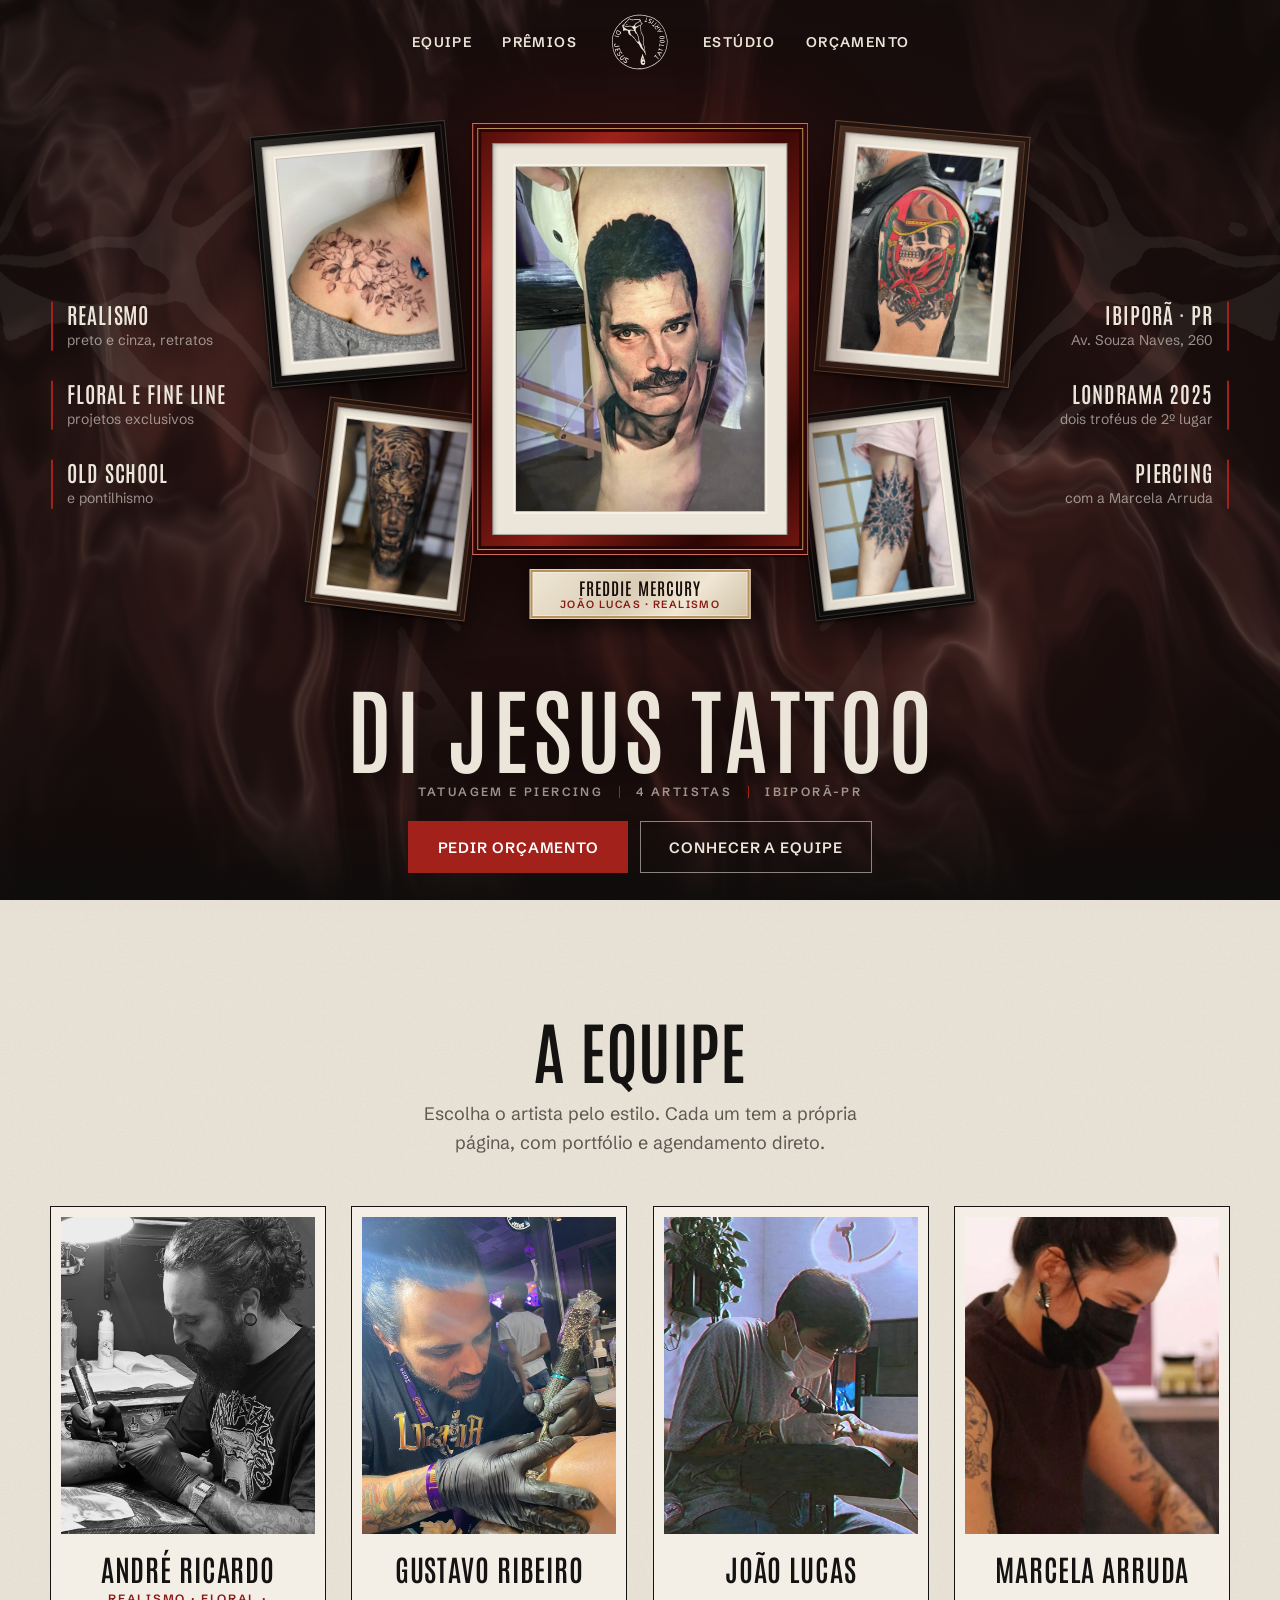
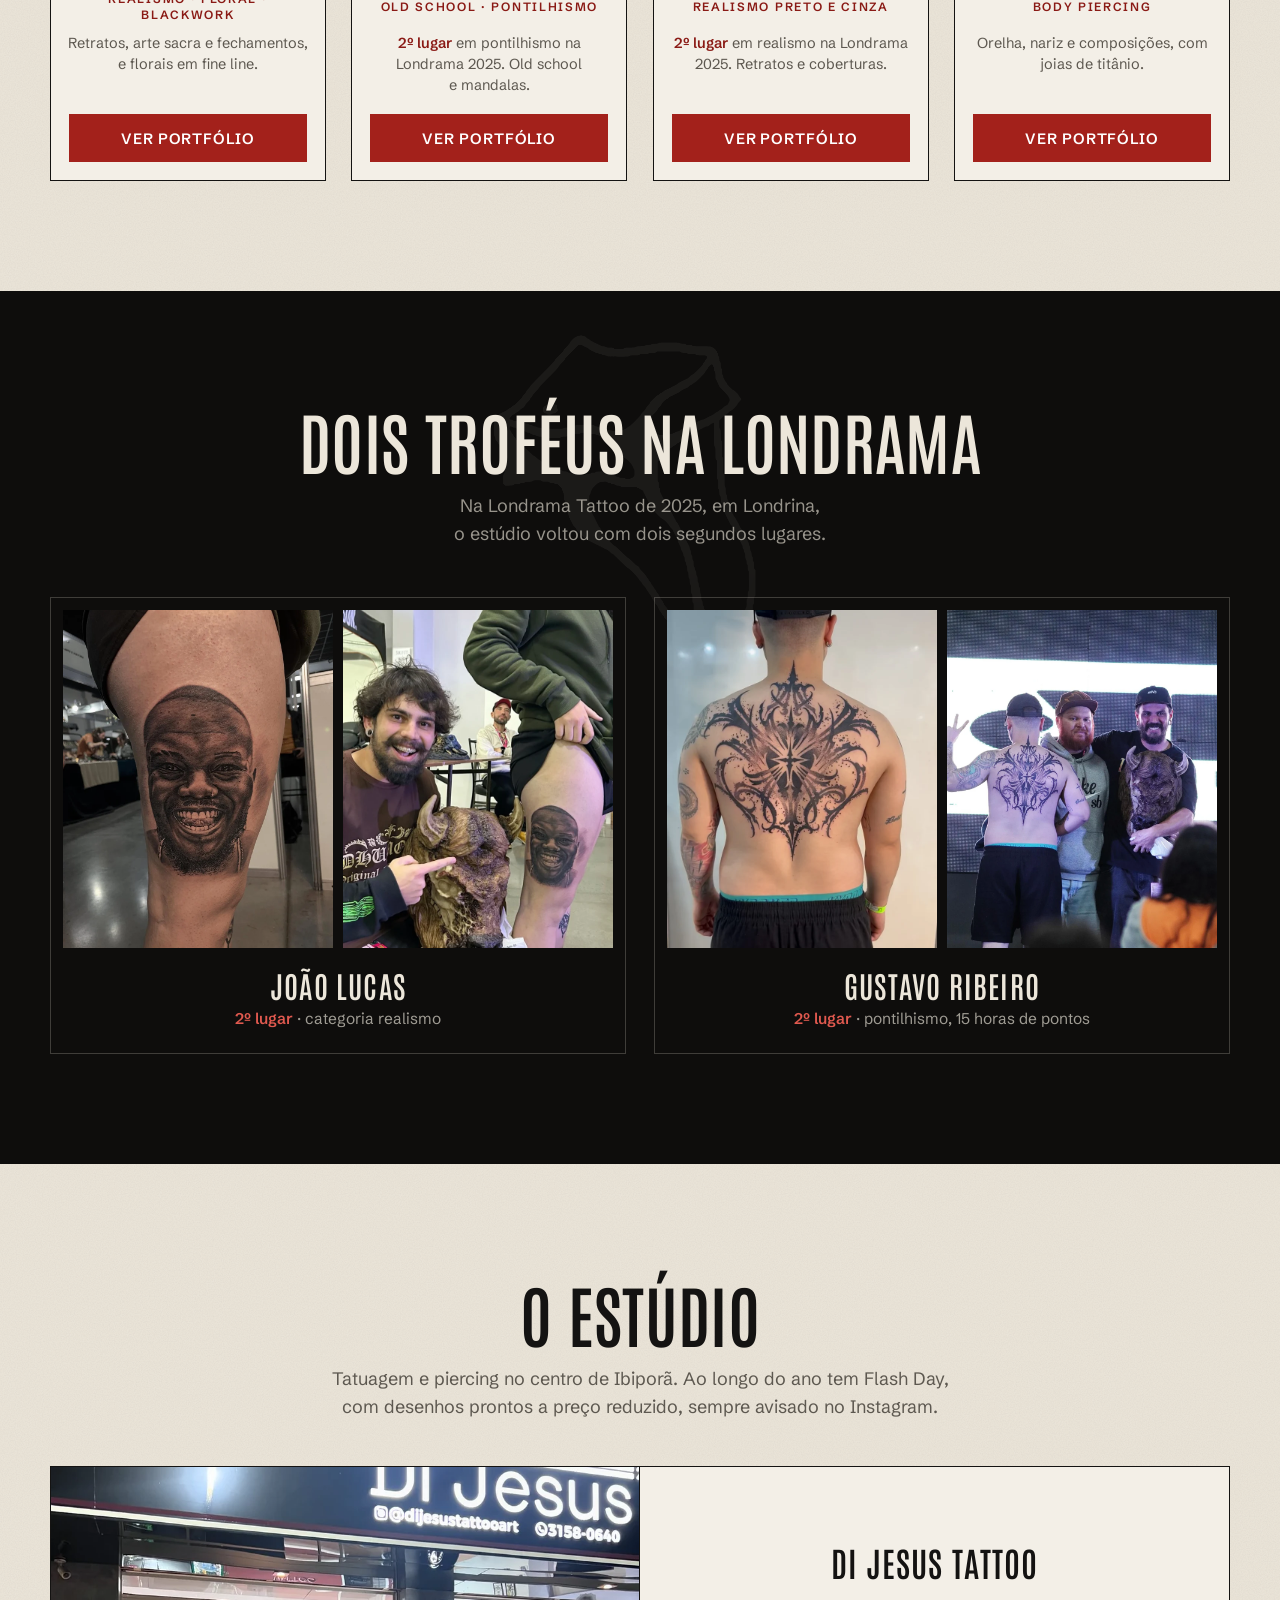
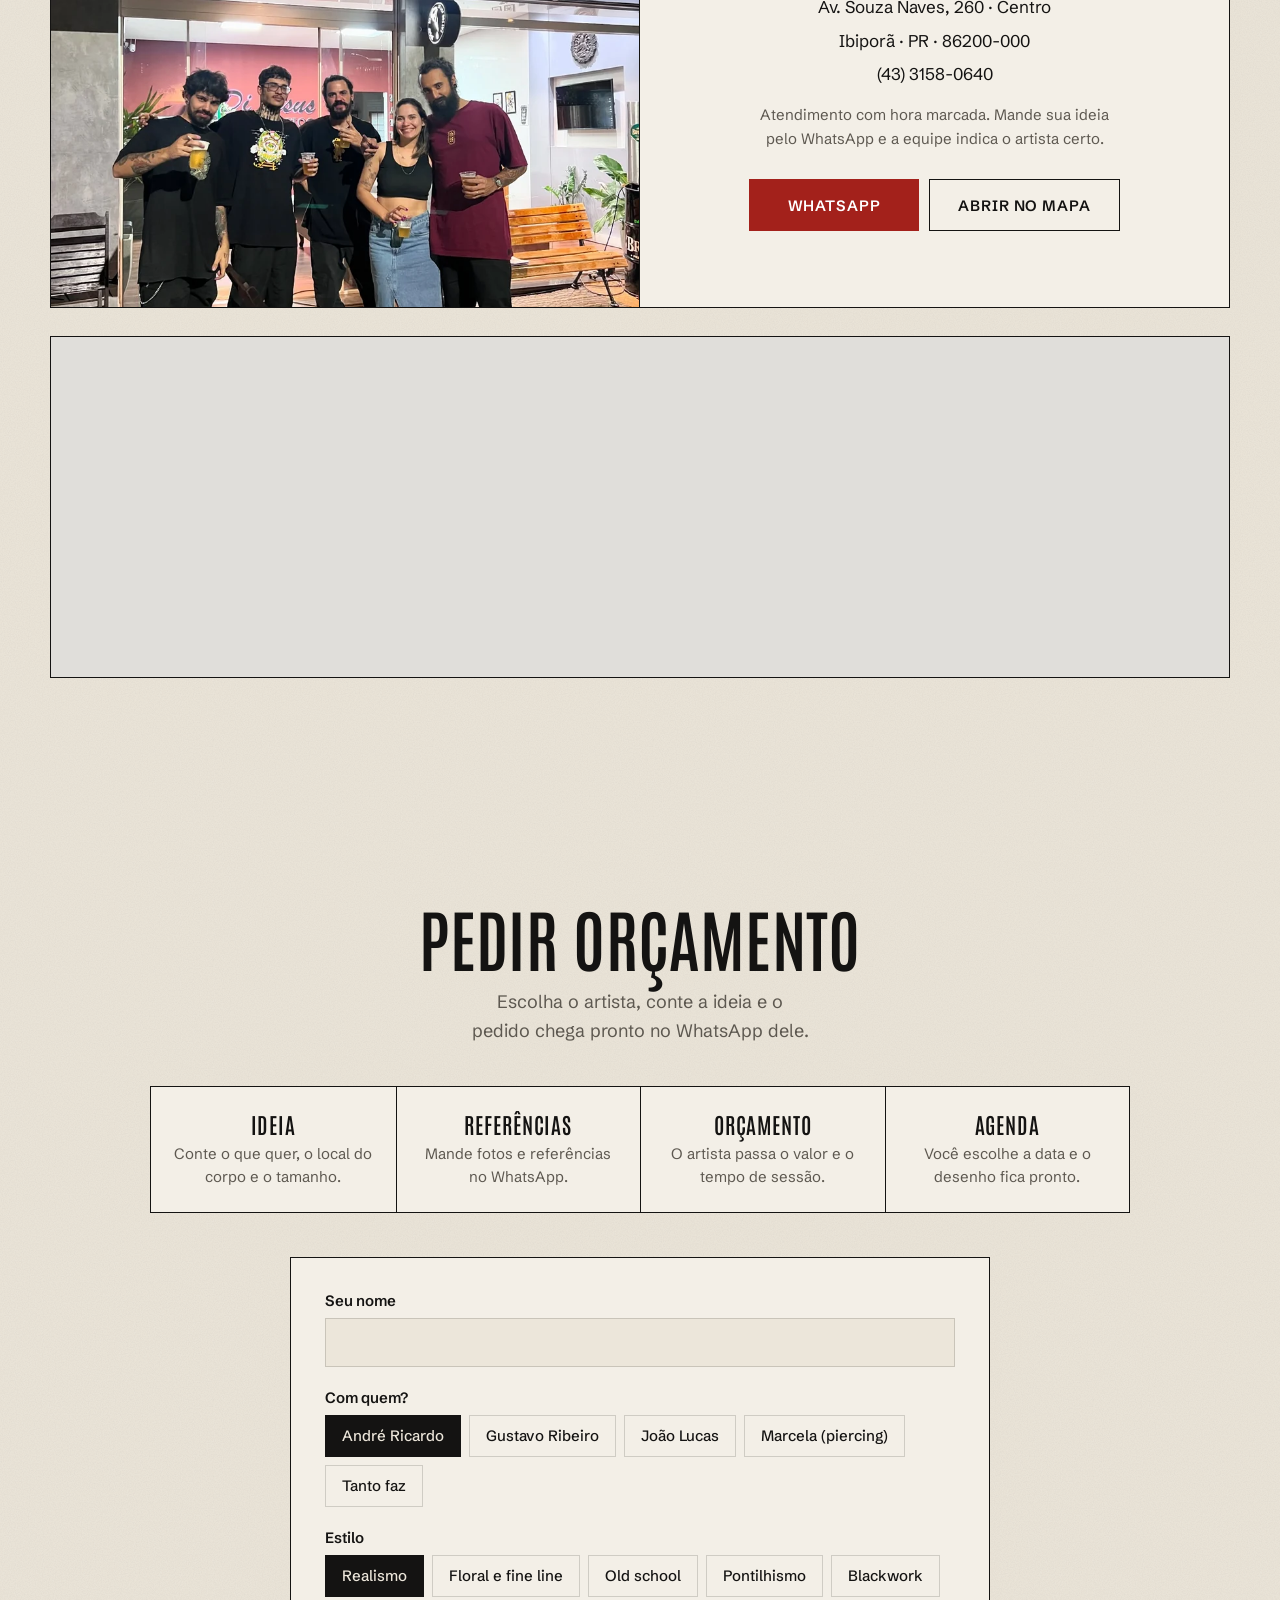
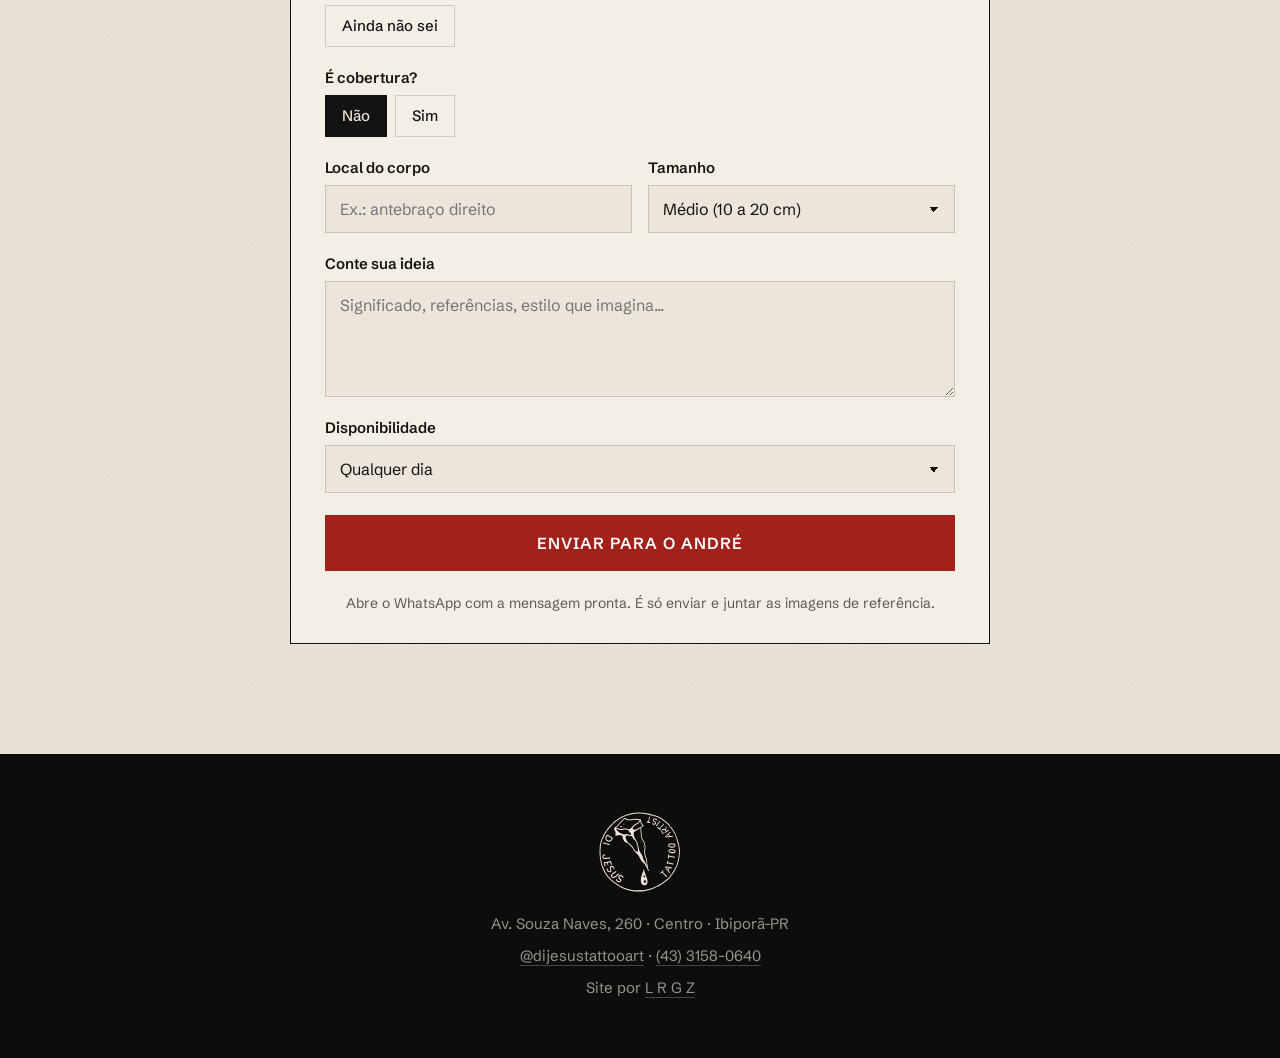
<file: index.html>
<!doctype html>
<html lang="pt-BR">
<head>
<meta charset="utf-8">
<meta name="viewport" content="width=device-width,initial-scale=1,viewport-fit=cover">
<title>Di Jesus Tattoo · Estúdio de tatuagem e piercing em Ibiporã-PR</title>
<meta name="description" content="Di Jesus Tattoo, estúdio em Ibiporã-PR. André Ricardo, Gustavo Ribeiro e João Lucas na tatuagem, Marcela Arruda no piercing. Realismo, floral, old school e pontilhismo, com dois troféus na Londrama Tattoo.">
<meta name="robots" content="noindex,nofollow">
<meta property="og:title" content="Di Jesus Tattoo · Ibiporã-PR">
<meta property="og:description" content="Realismo, floral, old school, pontilhismo e piercing. Conheça a equipe e peça seu orçamento.">
<meta property="og:image" content="img/og.jpg">
<meta property="og:type" content="website">
<meta name="theme-color" content="#0e0d0c">
<link rel="icon" href="favicon.png">
<link rel="preload" href="fonts/antonio.woff2" as="font" type="font/woff2" crossorigin>
<link rel="preload" href="fonts/schibsted-grotesk-normal-400_700-latin.woff2" as="font" type="font/woff2" crossorigin>
<link rel="preload" href="img/q/a234.webp" as="image">
<style>
@font-face{font-family:Antonio;src:url(fonts/antonio.woff2) format('woff2');font-weight:100 700;font-display:swap}
@font-face{font-family:Schibsted;src:url(fonts/schibsted-grotesk-normal-400_700-latin.woff2) format('woff2');font-weight:400 700;font-display:swap;unicode-range:U+0000-00FF,U+0131,U+0152-0153,U+02BB-02BC,U+02C6,U+02DA,U+02DC,U+2000-206F,U+2074,U+20AC,U+2122,U+2191,U+2193,U+2212,U+2215,U+FEFF,U+FFFD}
@font-face{font-family:Schibsted;src:url(fonts/schibsted-grotesk-normal-400_700-latin-ext.woff2) format('woff2');font-weight:400 700;font-display:swap;unicode-range:U+0100-02AF,U+0304,U+0308,U+0329,U+1E00-1E9F,U+1EF2-1EFF,U+2020,U+20A0-20AB,U+20AD-20C0,U+2113,U+2C60-2C7F,U+A720-A7FF}
:root{
 --bg:#ECE6DA;--bg2:#E3DCCE;--pl:#F3EFE7;--ink:#141312;--carv:#0e0d0c;--mute:#5d5850;--line:rgba(20,19,18,.16);
 --rd:#A3211B;--rd2:#8A1A15;--ez:cubic-bezier(.16,.84,.32,1);
 --grao:url("data:image/svg+xml,%3Csvg xmlns='http://www.w3.org/2000/svg' width='220' height='220'%3E%3Cfilter id='n'%3E%3CfeTurbulence type='fractalNoise' baseFrequency='.85' numOctaves='3' stitchTiles='stitch'/%3E%3CfeColorMatrix values='0 0 0 0 .1 0 0 0 0 .09 0 0 0 0 .08 0 0 0 .07 0'/%3E%3C/filter%3E%3Crect width='100%25' height='100%25' filter='url(%23n)'/%3E%3C/svg%3E");
}
*{box-sizing:border-box;margin:0;padding:0}
[hidden]{display:none!important}
.sr{position:absolute;width:1px;height:1px;overflow:hidden;clip:rect(0 0 0 0);white-space:nowrap}
html{scroll-behavior:smooth;-webkit-text-size-adjust:100%}
body{background:var(--bg) var(--grao);color:var(--ink);font:400 17px/1.6 Schibsted,system-ui,sans-serif;overflow-x:hidden}
img{display:block;max-width:100%}
a{color:inherit}
h1,h2,h3{font-family:Antonio,sans-serif;font-weight:600;line-height:1.12;letter-spacing:.005em;text-wrap:balance}
h2{font-size:clamp(40px,5.4vw,68px);text-align:center;text-transform:uppercase}
p{text-wrap:pretty}
.wrap{width:min(1180px,100% - 40px);margin:0 auto;position:relative;z-index:1}
.lead{max-width:620px;margin:14px auto 0;text-align:center;color:var(--mute);font-size:18px;text-wrap:balance}
.btn{display:inline-flex;align-items:center;justify-content:center;height:52px;padding:0 28px;border:1px solid var(--ink);background:transparent;color:var(--ink);font:600 15px/1 Schibsted,sans-serif;letter-spacing:.06em;text-transform:uppercase;text-decoration:none;cursor:pointer;transition:background .3s var(--ez),color .3s var(--ez),border-color .3s var(--ez),transform .3s var(--ez)}
.btn:hover{background:var(--ink);color:var(--bg)}
.btn:active{transform:translateY(1px) scale(.99)}
.btn.p{background:var(--rd);border-color:var(--rd);color:#fff}
.btn.p:hover{background:var(--ink);border-color:var(--ink)}
section{position:relative;overflow:hidden;padding:110px 0}
.rv{opacity:0;transform:translateY(16px);transition:opacity .7s var(--ez),transform .7s var(--ez)}
.rv.in{opacity:1;transform:none}

/* adorno: o prego da logo, apagado */
.orn{position:absolute;z-index:0;pointer-events:none;user-select:none;-webkit-user-drag:none;max-width:none}
.orn.pr-c{left:50%;top:40px;width:min(26vw,300px);transform:translateX(-50%);opacity:.06;-webkit-mask-image:linear-gradient(180deg,#000 40%,transparent 92%);mask-image:linear-gradient(180deg,#000 40%,transparent 92%)}
section:not(.escuro) .orn{filter:brightness(.12)}

/* NAV (sobre o hero escuro) */
nav{position:absolute;top:0;left:0;right:0;z-index:6;height:84px;display:grid;grid-template-columns:1fr auto 1fr;align-items:center;gap:34px;padding:0 max(20px,calc((100% - 1240px)/2));color:var(--bg)}
nav .lado{display:flex;gap:30px;align-items:center}
nav .lado.e{justify-content:flex-end}
nav .lado a{font:600 14px/1 Schibsted,sans-serif;letter-spacing:.1em;text-transform:uppercase;text-decoration:none;position:relative}
nav .lado a::after{content:"";position:absolute;left:0;right:0;bottom:-7px;height:1px;background:var(--rd);transform:scaleX(0);transition:transform .3s var(--ez)}
nav .lado a:hover::after{transform:none}
.selo{display:block;width:58px;height:58px;color:var(--bg);transition:transform .4s var(--ez)}
.selo:hover{transform:rotate(-8deg)}
.selo svg{width:100%;height:100%;display:block}

/* HERO: galeria do estúdio; cada quadro é de um tatuador, a tinta cobre a peça e revela a seguinte; fumaça de grafite com luz vermelha */
.hero{position:relative;min-height:100svh;display:flex;flex-direction:column;padding:84px 0 clamp(22px,3svh,44px);overflow:hidden;isolation:isolate;background:var(--carv);color:var(--bg)}
.hero::after{content:"";position:absolute;left:0;right:0;bottom:0;height:90px;z-index:-1;background:linear-gradient(180deg,transparent,rgba(14,13,12,.9));pointer-events:none}
.fumo{position:absolute;inset:0;width:100%;height:100%;z-index:-2;display:block;object-fit:cover;max-width:none}
.fumo-v{display:none}
.orn-h{position:absolute;top:52%;height:84%;width:auto;max-width:none;opacity:.07;z-index:-1;pointer-events:none;-webkit-mask-image:linear-gradient(180deg,transparent,#000 18%,#000 78%,transparent);mask-image:linear-gradient(180deg,transparent,#000 18%,#000 78%,transparent)}
.orn-h.l{left:2%;transform:translateY(-50%) rotate(-14deg)}.orn-h.r{right:2%;transform:translateY(-50%) scaleX(-1) rotate(-14deg)}
.cena{position:relative;flex:1;min-height:470px}
.q{position:absolute;margin:0;left:var(--x);top:var(--y);height:var(--h);aspect-ratio:4/5.15;transform:translate(-50%,-50%) rotate(var(--r));animation:pousa 1.1s var(--d) cubic-bezier(.2,.9,.25,1) both}
@keyframes pousa{from{opacity:0;transform:translate(-50%,-56%) rotate(calc(var(--r) + 5deg)) scale(1.12)}}
.q0{--x:50%;--y:45%;--h:min(48svh,560px);--r:0deg;--d:0s;z-index:3}
.q1{--x:28%;--y:30%;--h:min(28svh,310px);--r:-5deg;--d:.12s}
.q2{--x:72%;--y:30%;--h:min(28svh,310px);--r:5deg;--d:.2s}
.q3{--x:31%;--y:75%;--h:min(23svh,250px);--r:7deg;--d:.3s}
.q4{--x:69%;--y:75%;--h:min(23svh,250px);--r:-7deg;--d:.38s}
.q-mold{position:absolute;inset:0;padding:5.5%}
.m-preto .q-mold{background:linear-gradient(135deg,#2b2926,#0c0b0a 45%,#1d1b19);box-shadow:inset 0 0 0 1px #3d3a35,inset 0 0 0 4px #0b0a09,inset 0 0 0 5px #2c2a26,0 2px 3px rgba(0,0,0,.6),0 30px 60px -12px rgba(0,0,0,.85)}
.m-madeira .q-mold{background:linear-gradient(160deg,#4a2f22,#2a1912 40%,#3d271c 70%,#22140e);box-shadow:inset 0 0 0 1px #6a4634,inset 0 0 0 5px #24150e,inset 0 0 0 6px #563a2b,0 2px 3px rgba(0,0,0,.6),0 30px 60px -12px rgba(0,0,0,.85)}
/* quadro central: laca vermelha da gota da logo, com filete de ouro velho */
.m-laca .q-mold{padding:6%;background:linear-gradient(135deg,#4a0b08 0%,#9c231b 20%,#3d0906 42%,#8a1c15 64%,#2c0604 84%,#7d1812 100%);box-shadow:inset 0 0 0 1px #d06a5c,inset 0 0 0 5px #320605,inset 0 0 0 6px #b8925a,inset 0 0 0 9px #2a0504,0 2px 3px rgba(0,0,0,.6),0 40px 80px -14px rgba(0,0,0,.9),0 0 90px rgba(163,33,27,.2)}
.q-pp{position:relative;height:100%;padding:8%;background:#ECE6DA;box-shadow:inset 0 0 0 1px rgba(0,0,0,.25),inset 2px 2px 4px rgba(0,0,0,.25)}
.q-ob{position:relative;height:100%;overflow:hidden;background:#0c0b0a;box-shadow:0 0 0 1px #c9bfae,0 0 0 3px #f6f1e7,inset 0 0 0 1px rgba(0,0,0,.4)}
.q-ob img{position:absolute;inset:0;width:100%;height:100%;object-fit:cover;max-width:none}
.q-ob .cv,.q-ob .aro,.q-ob .bri{-webkit-mask-repeat:no-repeat;mask-repeat:no-repeat;-webkit-mask-position:var(--mx) var(--my);mask-position:var(--mx) var(--my);-webkit-mask-size:0 0;mask-size:0 0;animation:frente 4.2s cubic-bezier(.5,.05,.6,1) forwards}
.q-ob .cz{z-index:2;filter:grayscale(1) contrast(1.08) brightness(1.02);-webkit-mask-image:url(img/tinta-c.png);mask-image:url(img/tinta-c.png)}
.q-ob .aro{position:absolute;inset:0;z-index:3;background:rgba(6,5,4,.6);-webkit-mask-image:url(img/tinta-aro.png);mask-image:url(img/tinta-aro.png)}
.q-ob .bri{position:absolute;inset:0;z-index:3;background:rgba(255,205,195,.16);-webkit-mask-image:url(img/tinta-brilho.png);mask-image:url(img/tinta-brilho.png)}
.q-ob .kr{z-index:4;-webkit-mask-image:url(img/tinta-k.png);mask-image:url(img/tinta-k.png);animation-delay:1.4s}
@keyframes frente{to{-webkit-mask-size:440% 440%;mask-size:440% 440%}}
.q-ob::after{content:"";position:absolute;inset:0;z-index:5;pointer-events:none;background:linear-gradient(118deg,rgba(255,255,255,.1) 0,rgba(255,255,255,0) 32%,rgba(255,255,255,0) 64%,rgba(255,255,255,.05) 100%)}
.q0 .q-ob::before{content:"";position:absolute;inset:0;z-index:6;pointer-events:none;box-shadow:inset 0 0 40px rgba(0,0,0,.35)}
.placa{position:absolute;left:50%;top:calc(100% + 14px);translate:-50% 0;min-width:66%;padding:9px 18px 8px;text-align:center;background:linear-gradient(135deg,#efe7d6,#d9cdb5 45%,#efe6d3 70%,#cdbfa4);color:#1a0d0b;box-shadow:inset 0 0 0 1px rgba(255,255,255,.6),inset 0 0 0 3px #b8925a,inset 0 0 0 4px rgba(255,255,255,.35),0 8px 18px rgba(0,0,0,.55);white-space:nowrap}
.placa b{display:block;font:600 17px/1.15 Antonio,sans-serif;letter-spacing:.06em;text-transform:uppercase}
.placa span{display:block;font:600 10.5px/1.3 Schibsted,sans-serif;letter-spacing:.14em;text-transform:uppercase;color:var(--rd2)}
.placa b,.placa span{transition:opacity .45s var(--ez)}
.placa.tr b,.placa.tr span{opacity:0}
.hl{position:absolute;top:45%;z-index:2;display:grid;gap:30px;translate:0 -50%;animation:sobe-h 1s .5s var(--ez) both}
.hl-e{left:clamp(24px,4vw,70px);text-align:left}.hl-d{right:clamp(24px,4vw,70px);text-align:right}
.hl p{font-size:14px;line-height:1.4;color:rgba(236,230,218,.6)}
.hl b{display:block;font:600 22px/1.15 Antonio,sans-serif;letter-spacing:.04em;text-transform:uppercase;color:var(--bg);margin-bottom:4px}
.hl-e p{border-left:2px solid var(--rd);padding-left:14px}.hl-d p{border-right:2px solid var(--rd);padding-right:14px}
.h-txt{position:relative;z-index:4;display:flex;flex-direction:column;align-items:center;text-align:center;margin-top:clamp(16px,3.4svh,40px);padding:0 16px}
.h-nome{font:600 clamp(56px,min(7.4vw,10.5svh),124px)/.95 Antonio,sans-serif;letter-spacing:.04em;padding-left:.04em;text-transform:uppercase;color:var(--bg);text-shadow:0 10px 40px rgba(0,0,0,.7);animation:sobe-h 1s .3s var(--ez) both}
.h-sub{display:flex;justify-content:center;flex-wrap:wrap;margin:clamp(10px,1.6svh,16px) 0 clamp(16px,2.6svh,24px);font:600 12px/1 Schibsted,sans-serif;letter-spacing:.2em;text-transform:uppercase;color:rgba(236,230,218,.62);animation:sobe-h 1s .45s var(--ez) both}
.h-sub span{padding:0 16px}.h-sub span+span{border-left:1px solid var(--rd)}
.bts{display:flex;gap:12px;justify-content:center;animation:sobe-h 1s .55s var(--ez) both}
.bts .btn{min-width:220px}
.hero .btn:not(.p){border-color:rgba(236,230,218,.55);color:var(--bg)}
.hero .btn:not(.p):hover{background:var(--bg);color:var(--ink);border-color:var(--bg)}
.hero .btn.p:hover{background:var(--bg);border-color:var(--bg);color:var(--ink)}
@keyframes sobe-h{from{opacity:0;transform:translateY(14px)}to{opacity:1;transform:none}}

/* EQUIPE: os 4 lado a lado, cada um leva à própria página */
.time{display:grid;grid-template-columns:repeat(4,1fr);gap:clamp(16px,2vw,28px);margin-top:48px}
.art{display:flex;flex-direction:column;background:var(--pl);border:1px solid var(--ink);padding:10px 10px 18px;text-align:center}
.art .ft{display:block;overflow:hidden;background:var(--bg2)}
.art .ft img{width:100%;aspect-ratio:4/5;object-fit:cover;-webkit-user-drag:none;transition:transform .6s var(--ez)}
.art:hover .ft img{transform:scale(1.03)}
.art h3{font-size:clamp(26px,2.3vw,32px);text-transform:uppercase;letter-spacing:.03em;margin-top:18px}
.art .ofi{font:600 12px/1.35 Schibsted,sans-serif;letter-spacing:.14em;text-transform:uppercase;color:var(--rd2);margin-top:6px;min-height:2.7em;display:flex;align-items:center;justify-content:center}
.art .sel{font-size:14.5px;line-height:1.45;color:var(--mute);margin:10px 6px 0;flex:1}
.art .sel b{color:var(--rd2);font-weight:600}
.art .btn{margin:18px 8px 0;height:48px;padding:0 14px;white-space:nowrap}

/* PRÊMIOS (fundo escuro) */
.escuro{background:var(--carv);color:var(--bg)}
.escuro .lead{color:rgba(236,230,218,.62)}
.trofeus{display:grid;grid-template-columns:1fr 1fr;gap:28px;margin-top:48px}
.trofeu{border:1px solid rgba(236,230,218,.22);padding:12px}
.trofeu .fts{display:grid;grid-template-columns:1fr 1fr;gap:10px}
.trofeu img{width:100%;aspect-ratio:4/5;object-fit:cover}
.trofeu .leg{text-align:center;padding:20px 10px 10px}
.trofeu .leg b{display:block;font:600 30px/1.1 Antonio,sans-serif;letter-spacing:.04em;text-transform:uppercase}
.trofeu .leg span{display:block;margin-top:6px;font-size:15.5px;color:rgba(236,230,218,.66)}
.trofeu .leg i{font-style:normal;color:#E0594F;font-weight:600}

/* ESTÚDIO */
.estudio{display:grid;grid-template-columns:1fr 1fr;border:1px solid var(--ink);background:var(--pl);margin-top:44px}
.estudio figure{position:relative;border-right:1px solid var(--ink);min-height:440px}
.estudio figure img{position:absolute;inset:0;width:100%;height:100%;object-fit:cover;object-position:50% 40%}
.estudio .info{padding:40px 38px;display:flex;flex-direction:column;justify-content:center;align-items:center;text-align:center;gap:6px}
.estudio h3{font-size:34px;text-transform:uppercase;margin-bottom:6px;letter-spacing:.03em}
.estudio .nota{margin-top:10px;font-size:15px;color:var(--mute);max-width:380px}
.estudio .bt{display:flex;gap:10px;margin-top:22px;flex-wrap:wrap;justify-content:center}
.estudio .bt .btn{min-width:170px}
.mapa{margin-top:28px;border:1px solid var(--ink)}
.mapa iframe{display:block;width:100%;height:340px;border:0;background:var(--bg2);filter:grayscale(.7) contrast(1.02)}

/* PEDIDO */
.passos{display:grid;grid-template-columns:repeat(4,1fr);border:1px solid var(--ink);background:var(--pl);max-width:980px;margin:40px auto 0}
.passos>div{padding:24px 22px;text-align:center}
.passos>div+div{border-left:1px solid var(--ink)}
.passos b{display:block;font:600 22px/1.2 Antonio,sans-serif;letter-spacing:.04em;text-transform:uppercase;margin-bottom:6px}
.passos p{font-size:15px;color:var(--mute);line-height:1.5}
.form{max-width:700px;margin:44px auto 0;background:var(--pl);border:1px solid var(--ink);padding:34px 34px 30px;display:flex;flex-direction:column;gap:22px}
.campo{display:flex;flex-direction:column;gap:8px;border:0;min-width:0}
.campo>span,.campo legend{font:600 15px/1.2 Schibsted,sans-serif;padding:0}
.campo legend{margin-bottom:8px}
input,select,textarea{font:400 16px/1.4 Schibsted,sans-serif;color:var(--ink);background:var(--bg);border:1px solid var(--line);border-radius:0;padding:12px 14px;width:100%;transition:border-color .3s var(--ez),background .3s var(--ez);-webkit-appearance:none;appearance:none}
select{background-image:linear-gradient(45deg,transparent 50%,var(--ink) 50%),linear-gradient(135deg,var(--ink) 50%,transparent 50%);background-position:calc(100% - 20px) 52%,calc(100% - 15px) 52%;background-size:5px 5px;background-repeat:no-repeat;padding-right:40px}
input:focus,select:focus,textarea:focus{outline:0;border-color:var(--ink);background:#fff}
textarea{resize:vertical;min-height:110px}
.chips{display:flex;flex-wrap:wrap;gap:8px}
.chips label{position:relative;cursor:pointer}
.chips input{position:absolute;opacity:0;width:1px;height:1px}
.chips span{display:inline-flex;align-items:center;height:42px;padding:0 16px;border:1px solid var(--line);font:500 15px/1 Schibsted,sans-serif;transition:background .3s var(--ez),color .3s var(--ez),border-color .3s var(--ez)}
.chips label:hover span{border-color:var(--ink)}
.chips input:checked+span{background:var(--ink);color:var(--bg);border-color:var(--ink)}
.chips input:focus-visible+span{outline:2px solid var(--rd);outline-offset:2px}
.duas{display:grid;grid-template-columns:1fr 1fr;gap:16px}
.erro{color:var(--rd);font-size:15px;margin-top:-8px}
.form .btn{width:100%;height:56px;font-size:16px}
.form small{color:var(--mute);font-size:14px;text-align:center;line-height:1.45}

footer{background:var(--carv);color:rgba(236,230,218,.62);padding:56px 20px 58px;text-align:center;display:flex;flex-direction:column;gap:8px;align-items:center;font-size:15px}
footer .selo{width:84px;height:84px;margin-bottom:10px}
footer a{text-decoration:none;border-bottom:1px solid rgba(236,230,218,.25);transition:border-color .3s var(--ez),color .3s var(--ez)}
footer a:hover{border-color:var(--bg);color:var(--bg)}

/* RESPONSIVO */
@media (max-width:1180px){.hl{display:none}}
@media (max-width:1024px){
 .passos{grid-template-columns:1fr 1fr}
 .passos>div+div{border-left:0}
 .passos>div:nth-child(even){border-left:1px solid var(--ink)}
 .passos>div:nth-child(n+3){border-top:1px solid var(--ink)}
}
@media (max-width:820px){
 body{font-size:16px}
 section{padding:80px 0}
 nav{grid-template-columns:1fr;justify-items:center;height:78px}
 nav .lado{display:none}
 .selo{width:50px;height:50px}
 .hero{padding:78px 0 40px;min-height:auto}
 .cena{flex:none;min-height:0;height:min(60svh,540px)}
 .q0{--h:min(43svh,400px);--y:46%}
 .q1{--x:21%;--y:24%;--h:min(22svh,200px);--r:-7deg}
 .q2{--x:79%;--y:24%;--h:min(22svh,200px);--r:7deg}
 .q3{--x:22%;--y:72%;--h:min(19svh,175px);--r:8deg}
 .q4{--x:78%;--y:72%;--h:min(19svh,175px);--r:-8deg}
 .placa{top:calc(100% + 10px);padding:7px 12px 6px}
 .placa b{font-size:15px}.placa span{font-size:9.5px;letter-spacing:.1em}
 .orn-h{height:60%;opacity:.07}.orn-h.l{left:-16%}.orn-h.r{right:-16%}
 .h-txt{margin-top:30px}
 .h-nome{font-size:clamp(50px,15vw,80px)}
 .h-sub{font-size:10px;letter-spacing:.12em;margin:14px 0 22px}.h-sub span{padding:0 8px}
 .bts{flex-direction:column;width:100%;max-width:440px;padding:0 4px}
 .bts .btn{width:100%;min-width:0}
 .time{grid-template-columns:1fr 1fr;gap:12px;margin-top:36px}
 .art{padding:6px 6px 12px}
 .art h3{font-size:22px;margin-top:12px}
 .art .ofi{font-size:10px;letter-spacing:.08em;margin-top:4px}
 .art .sel{font-size:13px;margin:6px 2px 0}
 .art .btn{margin:12px 2px 0;height:44px;font-size:13px;letter-spacing:.04em;padding:0 8px}
 .orn.pr-c{width:52vw;opacity:.05}
 .trofeus{grid-template-columns:1fr;max-width:520px;margin-left:auto;margin-right:auto}
 .trofeu .leg b{font-size:26px}
 .passos>div{padding:20px 14px}
 .passos p{font-size:14px}
 .passos b{font-size:19px}
 .estudio{grid-template-columns:1fr}
 .estudio figure{border-right:0;border-bottom:1px solid var(--ink)}
 .estudio figure{min-height:0;aspect-ratio:4/5}
 .estudio .info{padding:32px 20px}
 .estudio .bt{width:100%;flex-wrap:nowrap}
 .estudio .bt .btn{flex:1;min-width:0;padding:0 10px;font-size:14px;letter-spacing:.04em;white-space:nowrap}
 .mapa iframe{height:280px}
 .form{padding:24px 18px}
 .duas{grid-template-columns:1fr}
}
@media (min-width:600px) and (max-width:820px){.q0{--h:min(36svh,400px)}.q1,.q3{--x:20%}.q2,.q4{--x:80%}}
@media (max-width:380px){
 .chips span{padding:0 12px;font-size:14px}
 .art h3{font-size:20px}.art .sel{display:none}
 .h-sub span:last-child{display:none}
}
@media (orientation:landscape) and (max-height:560px){
 .hero{min-height:auto}
 .cena{height:120svh}
 .h-nome{font-size:56px}
}
@media (prefers-reduced-motion:reduce){*{transition:none!important;animation:none!important}.rv{opacity:1;transform:none}}
</style>
</head>
<body>

<header class="hero" id="topo">
 <nav>
  <div class="lado e"><a href="#equipe">Equipe</a><a href="#premios">Prêmios</a></div>
  <a class="selo" href="#topo" aria-label="Di Jesus Tattoo, início" id="selo-nav"></a>
  <div class="lado"><a href="#estudio">Estúdio</a><a href="#marcar">Orçamento</a></div>
 </nav>
 <canvas class="fumo" id="fumo" aria-hidden="true"></canvas>
 <video class="fumo fumo-v" id="fumov" muted loop playsinline autoplay preload="auto" poster="video/fumaca-m.webp" aria-hidden="true"><source src="video/fumaca-m.mp4" type="video/mp4"></video>
 <img class="orn-h l" src="img/orn/prego.webp" alt="" aria-hidden="true" draggable="false">
 <img class="orn-h r" src="img/orn/prego.webp" alt="" aria-hidden="true" draggable="false">
 <h1 class="sr">Di Jesus Tattoo, estúdio de tatuagem e piercing em Ibiporã-PR.</h1>
 <div class="cena" id="cena" role="img" aria-label="Galeria com tatuagens da equipe Di Jesus; em cada quadro a tinta cobre a peça e revela a seguinte">
  <figure class="q q1 m-preto"><div class="q-mold"><div class="q-pp"><div class="q-ob"></div></div></div></figure>
  <figure class="q q2 m-madeira"><div class="q-mold"><div class="q-pp"><div class="q-ob"></div></div></div></figure>
  <figure class="q q3 m-madeira"><div class="q-mold"><div class="q-pp"><div class="q-ob"></div></div></div></figure>
  <figure class="q q4 m-preto"><div class="q-mold"><div class="q-pp"><div class="q-ob"></div></div></div></figure>
  <figure class="q q0 m-laca"><div class="q-mold"><div class="q-pp"><div class="q-ob"></div></div></div><figcaption class="placa" id="placa"><b>Tesla</b><span>André Ricardo · realismo</span></figcaption></figure>
 </div>
 <aside class="hl hl-e"><p><b>Realismo</b>preto e cinza, retratos</p><p><b>Floral e fine line</b>projetos exclusivos</p><p><b>Old school</b>e pontilhismo</p></aside>
 <aside class="hl hl-d"><p><b>Ibiporã · PR</b>Av. Souza Naves, 260</p><p><b>Londrama 2025</b>dois troféus de 2º lugar</p><p><b>Piercing</b>com a Marcela Arruda</p></aside>
 <div class="h-txt">
  <p class="h-nome" aria-hidden="true">Di Jesus Tattoo</p>
  <p class="h-sub"><span>Tatuagem e piercing</span><span>4 artistas</span><span>Ibiporã-PR</span></p>
  <div class="bts"><a class="btn p" href="#marcar">Pedir orçamento</a><a class="btn" href="#equipe">Conhecer a equipe</a></div>
 </div>
</header>

<section id="equipe">
 <div class="wrap">
  <h2 class="rv">A equipe</h2>
  <p class="lead rv">Escolha o artista pelo estilo. Cada um tem a própria página, com portfólio e agendamento direto.</p>
  <div class="time">
   <article class="art rv">
    <a class="ft" href="andre.html" tabindex="-1" aria-hidden="true"><img src="img/p/andre.webp" alt="André Ricardo tatuando no Di Jesus" draggable="false"></a>
    <h3>André Ricardo</h3><p class="ofi">Realismo · floral · blackwork</p><p class="sel">Retratos, arte sacra e fechamentos, e florais em fine line.</p>
    <a class="btn p" href="andre.html" aria-label="Ver portfólio de André Ricardo">Ver portfólio</a>
   </article>
   <article class="art rv">
    <a class="ft" href="gustavo.html" tabindex="-1" aria-hidden="true"><img src="img/p/gustavo.webp" alt="Gustavo Ribeiro tatuando na Londrama Tattoo" draggable="false"></a>
    <h3>Gustavo Ribeiro</h3><p class="ofi">Old school · pontilhismo</p><p class="sel"><b>2º lugar</b> em pontilhismo na Londrama 2025. Old school e mandalas.</p>
    <a class="btn p" href="gustavo.html" aria-label="Ver portfólio de Gustavo Ribeiro">Ver portfólio</a>
   </article>
   <article class="art rv">
    <a class="ft" href="joao.html" tabindex="-1" aria-hidden="true"><img src="img/p/joao.webp" alt="João Lucas tatuando no Di Jesus" draggable="false"></a>
    <h3>João Lucas</h3><p class="ofi">Realismo preto e cinza</p><p class="sel"><b>2º lugar</b> em realismo na Londrama 2025. Retratos e coberturas.</p>
    <a class="btn p" href="joao.html" aria-label="Ver portfólio de João Lucas">Ver portfólio</a>
   </article>
   <article class="art rv">
    <a class="ft" href="marcela.html" tabindex="-1" aria-hidden="true"><img src="img/p/marcela.webp" alt="Marcela Arruda fazendo um piercing" draggable="false"></a>
    <h3>Marcela Arruda</h3><p class="ofi">Body piercing</p><p class="sel">Orelha, nariz e composições, com joias de titânio.</p>
    <a class="btn p" href="marcela.html" aria-label="Ver portfólio de Marcela Arruda">Ver portfólio</a>
   </article>
  </div>
 </div>
</section>

<section id="premios" class="escuro">
 <img class="orn pr-c" src="img/orn/prego.webp" alt="" aria-hidden="true" draggable="false">
 <div class="wrap">
  <h2 class="rv">Dois troféus na Londrama</h2>
  <p class="lead rv">Na Londrama Tattoo de 2025, em Londrina, o estúdio voltou com dois segundos lugares.</p>
  <div class="trofeus">
   <article class="trofeu rv">
    <div class="fts"><img src="img/pr/joao-peca.webp" alt="Retrato em realismo tatuado por João Lucas na Londrama"><img src="img/pr/joao-trofeu.webp" alt="João Lucas com o troféu e a tatuagem premiada"></div>
    <div class="leg"><b>João Lucas</b><span><i>2º lugar</i> · categoria realismo</span></div>
   </article>
   <article class="trofeu rv">
    <div class="fts"><img src="img/pr/gustavo-peca.webp" alt="Costas em pontilhismo tatuadas por Gustavo Ribeiro"><img src="img/pr/gustavo-trofeu.webp" alt="Gustavo Ribeiro no palco da premiação"></div>
    <div class="leg"><b>Gustavo Ribeiro</b><span><i>2º lugar</i> · pontilhismo, 15 horas de pontos</span></div>
   </article>
  </div>
 </div>
</section>

<section id="estudio">
 <div class="wrap">
  <h2 class="rv">O estúdio</h2>
  <p class="lead rv">Tatuagem e piercing no centro de Ibiporã. Ao longo do ano tem Flash Day, com desenhos prontos a preço reduzido, sempre avisado no Instagram.</p>
  <div class="estudio rv">
   <figure><img src="img/p/equipe.webp" alt="Equipe do Di Jesus Tattoo na frente do estúdio"></figure>
   <div class="info">
    <h3>Di Jesus Tattoo</h3>
    <p>Av. Souza Naves, 260 · Centro</p>
    <p>Ibiporã · PR · 86200-000</p>
    <p>(43) 3158-0640</p>
    <p class="nota">Atendimento com hora marcada. Mande sua ideia pelo WhatsApp e a equipe indica o artista certo.</p>
    <div class="bt">
     <a class="btn p" href="https://wa.me/554331580640" target="_blank" rel="noopener">WhatsApp</a>
     <a class="btn" href="https://www.google.com/maps/search/?api=1&amp;query=Di+Jesus+Tattoo+Av.+Souza+Naves+260+Ibipor%C3%A3" target="_blank" rel="noopener">Abrir no mapa</a>
    </div>
   </div>
  </div>
  <div class="mapa rv"><iframe title="Mapa do Di Jesus Tattoo" src="https://www.google.com/maps?q=Av.+Souza+Naves,+260,+Ibipor%C3%A3+-+PR&amp;output=embed"></iframe></div>
 </div>
</section>

<section id="marcar">
 <div class="wrap">
  <h2 class="rv">Pedir orçamento</h2>
  <p class="lead rv">Escolha o artista, conte a ideia e o pedido chega pronto no WhatsApp dele.</p>
  <div class="passos rv">
   <div><b>Ideia</b><p>Conte o que quer, o local do corpo e o tamanho.</p></div>
   <div><b>Referências</b><p>Mande fotos e referências no WhatsApp.</p></div>
   <div><b>Orçamento</b><p>O artista passa o valor e o tempo de sessão.</p></div>
   <div><b>Agenda</b><p>Você escolhe a data e o desenho fica pronto.</p></div>
  </div>
  <form class="form rv" id="form" novalidate>
   <label class="campo"><span>Seu nome</span><input name="nome" autocomplete="given-name" required></label>
   <fieldset class="campo"><legend>Com quem?</legend>
    <div class="chips" id="quem">
     <label><input type="radio" name="artista" value="andre" checked><span>André Ricardo</span></label>
     <label><input type="radio" name="artista" value="gustavo"><span>Gustavo Ribeiro</span></label>
     <label><input type="radio" name="artista" value="joao"><span>João Lucas</span></label>
     <label><input type="radio" name="artista" value="marcela"><span>Marcela (piercing)</span></label>
     <label><input type="radio" name="artista" value="estudio"><span>Tanto faz</span></label>
    </div>
   </fieldset>
   <fieldset class="campo" id="f-estilo"><legend>Estilo</legend>
    <div class="chips">
     <label><input type="radio" name="tema" value="Realismo" checked><span>Realismo</span></label>
     <label><input type="radio" name="tema" value="Floral / fine line"><span>Floral e fine line</span></label>
     <label><input type="radio" name="tema" value="Old school"><span>Old school</span></label>
     <label><input type="radio" name="tema" value="Pontilhismo / mandala"><span>Pontilhismo</span></label>
     <label><input type="radio" name="tema" value="Blackwork"><span>Blackwork</span></label>
     <label><input type="radio" name="tema" value="Ainda não sei"><span>Ainda não sei</span></label>
    </div>
   </fieldset>
   <fieldset class="campo" id="f-cob"><legend>É cobertura?</legend>
    <div class="chips">
     <label><input type="radio" name="cob" value="Não" checked><span>Não</span></label>
     <label><input type="radio" name="cob" value="Sim"><span>Sim</span></label>
    </div>
   </fieldset>
   <div class="duas">
    <label class="campo"><span id="l-local">Local do corpo</span><input name="local" id="local" placeholder="Ex.: antebraço direito"></label>
    <label class="campo" id="f-tam"><span>Tamanho</span>
     <select name="tamanho"><option>Até 10 cm</option><option selected>Médio (10 a 20 cm)</option><option>Grande (mais de 20 cm)</option><option>Fechamento (braço ou perna)</option></select></label>
   </div>
   <label class="campo"><span>Conte sua ideia</span><textarea name="ideia" id="ideia" rows="4" placeholder="Significado, referências, estilo que imagina..."></textarea></label>
   <label class="campo"><span>Disponibilidade</span>
    <select name="quando"><option>Qualquer dia</option><option>Dias de semana</option><option>Sábado</option></select></label>
   <p class="erro" id="erro" hidden>Escreva seu nome para continuar.</p>
   <button class="btn p" type="submit" id="enviar">Enviar para o André</button>
   <small>Abre o WhatsApp com a mensagem pronta. É só enviar e juntar as imagens de referência.</small>
  </form>
 </div>
</section>

<footer>
 <a class="selo" href="#topo" aria-label="Voltar ao início" id="selo-ft" style="border:0"></a>
 <p>Av. Souza Naves, 260 · Centro · Ibiporã-PR</p>
 <p><a href="https://www.instagram.com/dijesustattooart/" target="_blank" rel="noopener">@dijesustattooart</a> · <a href="https://wa.me/554331580640" target="_blank" rel="noopener">(43) 3158-0640</a></p>
 <p>Site por <a href="https://lrgz.com.br">L R G Z</a></p>
</footer>


<script src="js/fumaca.js"></script>
<script>
const RM=matchMedia('(prefers-reduced-motion:reduce)').matches;
// selo da logo (SVG oficial vetorizado) no topo e no rodapé
fetch('img/logo.svg').then(r=>r.text()).then(s=>{['selo-nav','selo-ft'].forEach(id=>{document.getElementById(id).innerHTML=s})});

// HERO: um quadro por artista; a tinta cobre a peça e revela a seguinte, em onda
(function(){
 const SEQ=[['a234','j22','a243','g89','a1'],['a7','a44','a22','a32'],['g17','g7','g19','g10'],['j7','j12','j15','j44'],['g12','g34','g109','g145']];
 const NOME={a234:['Tesla','André Ricardo · realismo'],j22:['Freddie Mercury','João Lucas · realismo'],a243:['Frida','André Ricardo · arte exclusiva'],g89:['Mandala em pontos','Gustavo Ribeiro · premiada'],a1:['Leão','André Ricardo · realismo']};
 const ORD=[4,0,1,2,3];
 const src=f=>`img/q/${f}.webp`;
 const figs=[...document.querySelectorAll('.cena .q')];
 const qs=SEQ.map((_,i)=>{const ob=figs[ORD[i]].querySelector('.q-ob');const im=new Image();im.src=src(SEQ[i][0]);im.alt='';ob.appendChild(im);return{ob,k:0}});
 SEQ.flat().forEach(f=>{const i=new Image();i.src=src(f)});
 ['c','k','aro','brilho'].forEach(n=>{const i=new Image();i.src=`img/tinta-${n}.png`});
 const placa=document.getElementById('placa');
 function troca(i){const q=qs[i];q.k=(q.k+1)%SEQ[i].length;const id=SEQ[i][q.k],f=src(id);
  const mx=(30+Math.random()*40)+'%',my=(25+Math.random()*30)+'%';
  const mk=(tag,cls)=>{const e=document.createElement(tag);e.className=cls;if(tag==='img'){e.src=f;e.alt=''}e.style.setProperty('--mx',mx);e.style.setProperty('--my',my);q.ob.appendChild(e);return e};
  mk('img','cv cz');mk('i','aro');mk('i','bri');const kr=mk('img','cv kr');
  if(i===0){placa.classList.add('tr');setTimeout(()=>{placa.querySelector('b').textContent=NOME[id][0];placa.querySelector('span').textContent=NOME[id][1];placa.classList.remove('tr')},2300)}
  kr.addEventListener('animationend',()=>{[...q.ob.children].forEach(x=>{if(x!==kr)x.remove()});kr.className='';kr.removeAttribute('style')},{once:true})}
 let t=null,ini=false;const onda=()=>{[0,1,2,3,4].forEach((i,n)=>setTimeout(()=>troca(i),n*420))};
 function liga(){if(ini&&!t&&!RM)t=setInterval(onda,7600)}function desliga(){clearInterval(t);t=null}
 if(!RM)setTimeout(()=>{ini=true;onda();liga()},2600);
 new IntersectionObserver(e=>e[0].isIntersecting?liga():desliga()).observe(document.getElementById('cena'));
 document.addEventListener('visibilitychange',()=>document.hidden?desliga():liga());
})();
// fundo: fumaça ao vivo no PC, MP4 no celular
(function(){
 const cv=document.getElementById('fumo'),vd=document.getElementById('fumov'),hero=cv.parentNode;
 const cel=matchMedia('(max-width:820px)').matches;
 if(cel||!window.fumacaGL){cv.remove();vd.style.display='block';vd.play&&vd.play().catch(()=>{});return}
 vd.remove();const T=fumacaGL(cv);if(!T)return;
 let vis=true,t0=performance.now();
 const sz=()=>T.tamanho(hero.clientWidth,hero.clientHeight);sz();addEventListener('resize',sz);
 new IntersectionObserver(e=>{vis=e[0].isIntersecting}).observe(hero);
 const loop=n=>{requestAnimationFrame(loop);if(!vis||document.hidden)return;T.desenhar(RM?0:((n-t0)/40000*6.283185)%6.283185,.5)};
 requestAnimationFrame(loop);
})();

// links antigos (#andre...) levam à página do artista
const ART={andre:{nome:'André Ricardo',curto:'o André',num:'554331580640'},gustavo:{nome:'Gustavo Ribeiro',curto:'o Gustavo',num:'5543998080623'},joao:{nome:'João Lucas',curto:'o João',num:'554331580640'},marcela:{nome:'Marcela Arruda',curto:'a Marcela',num:'554331580640'}};
if(ART[location.hash.slice(1)])location.replace(location.hash.slice(1)+'.html');
const $=id=>document.getElementById(id);

// PEDIDO → WhatsApp do artista escolhido
const form=$('form'),erro=$('erro');
const EST={nome:'equipe',curto:'a equipe',num:'554331580640'};
function ajusta(){const k=form.artista.value,a=ART[k]||EST,pier=k==='marcela';
 $('f-estilo').hidden=pier;$('f-cob').hidden=pier;$('f-tam').hidden=pier;
 $('l-local').textContent=pier?'Onde quer o piercing':'Local do corpo';$('local').placeholder=pier?'Ex.: hélix, tragus, nariz':'Ex.: antebraço direito';
 $('enviar').textContent=k==='estudio'?'Enviar para o estúdio':'Enviar para '+a.curto}
function escolhe(k){const r=form.querySelector(`input[name=artista][value="${k}"]`);if(r){r.checked=true;ajusta()}}
$('quem').addEventListener('change',ajusta);ajusta();
form.addEventListener('submit',e=>{e.preventDefault();const d=new FormData(form),nome=(d.get('nome')||'').trim();
 if(!nome){erro.hidden=false;form.nome.focus();return}erro.hidden=true;
 const k=d.get('artista'),a=ART[k]||EST,pier=k==='marcela';
 const ola=k==='estudio'?'Olá, Di Jesus!':`Olá, ${a.nome.split(' ')[0]}!`;
 const l=pier?[`${ola} Sou *${nome}* e quero agendar um piercing.`,'','*Local:* '+((d.get('local')||'').trim()||'a definir'),'*Disponibilidade:* '+d.get('quando')]
  :[`${ola} Sou *${nome}* e quero um orçamento.`,'','*Estilo:* '+d.get('tema'),'*Cobertura:* '+d.get('cob'),'*Local do corpo:* '+((d.get('local')||'').trim()||'a definir'),'*Tamanho:* '+d.get('tamanho'),'*Disponibilidade:* '+d.get('quando')];
 const ideia=(d.get('ideia')||'').trim();if(ideia)l.push('','*Ideia:* '+ideia);l.push('','(pedido enviado pelo site)');
 window.open('https://wa.me/'+a.num+'?text='+encodeURIComponent(l.join('\n')),'_blank','noopener')});

const io=new IntersectionObserver(es=>es.forEach(e=>{if(e.isIntersecting){e.target.classList.add('in');io.unobserve(e.target)}}),{threshold:.12});
document.querySelectorAll('.rv').forEach(el=>io.observe(el));
</script>
</body>
</html>
</file>
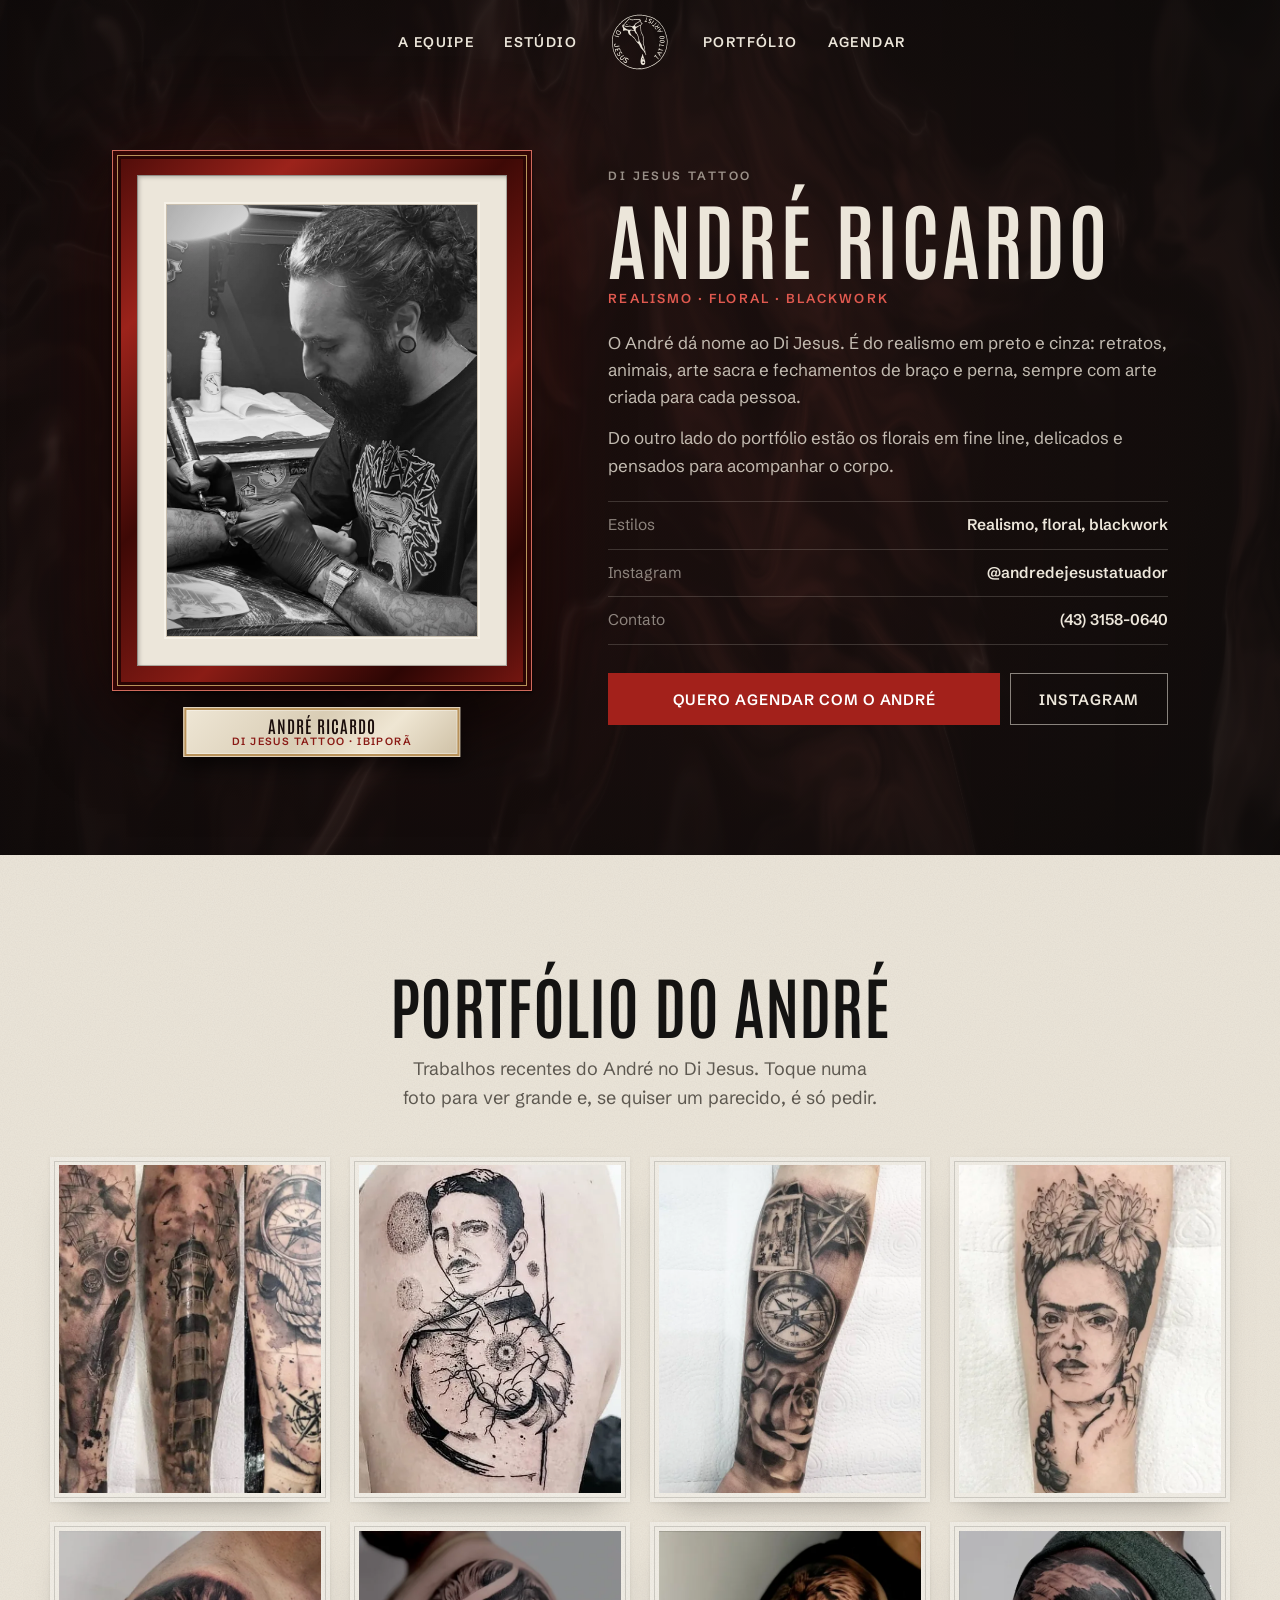
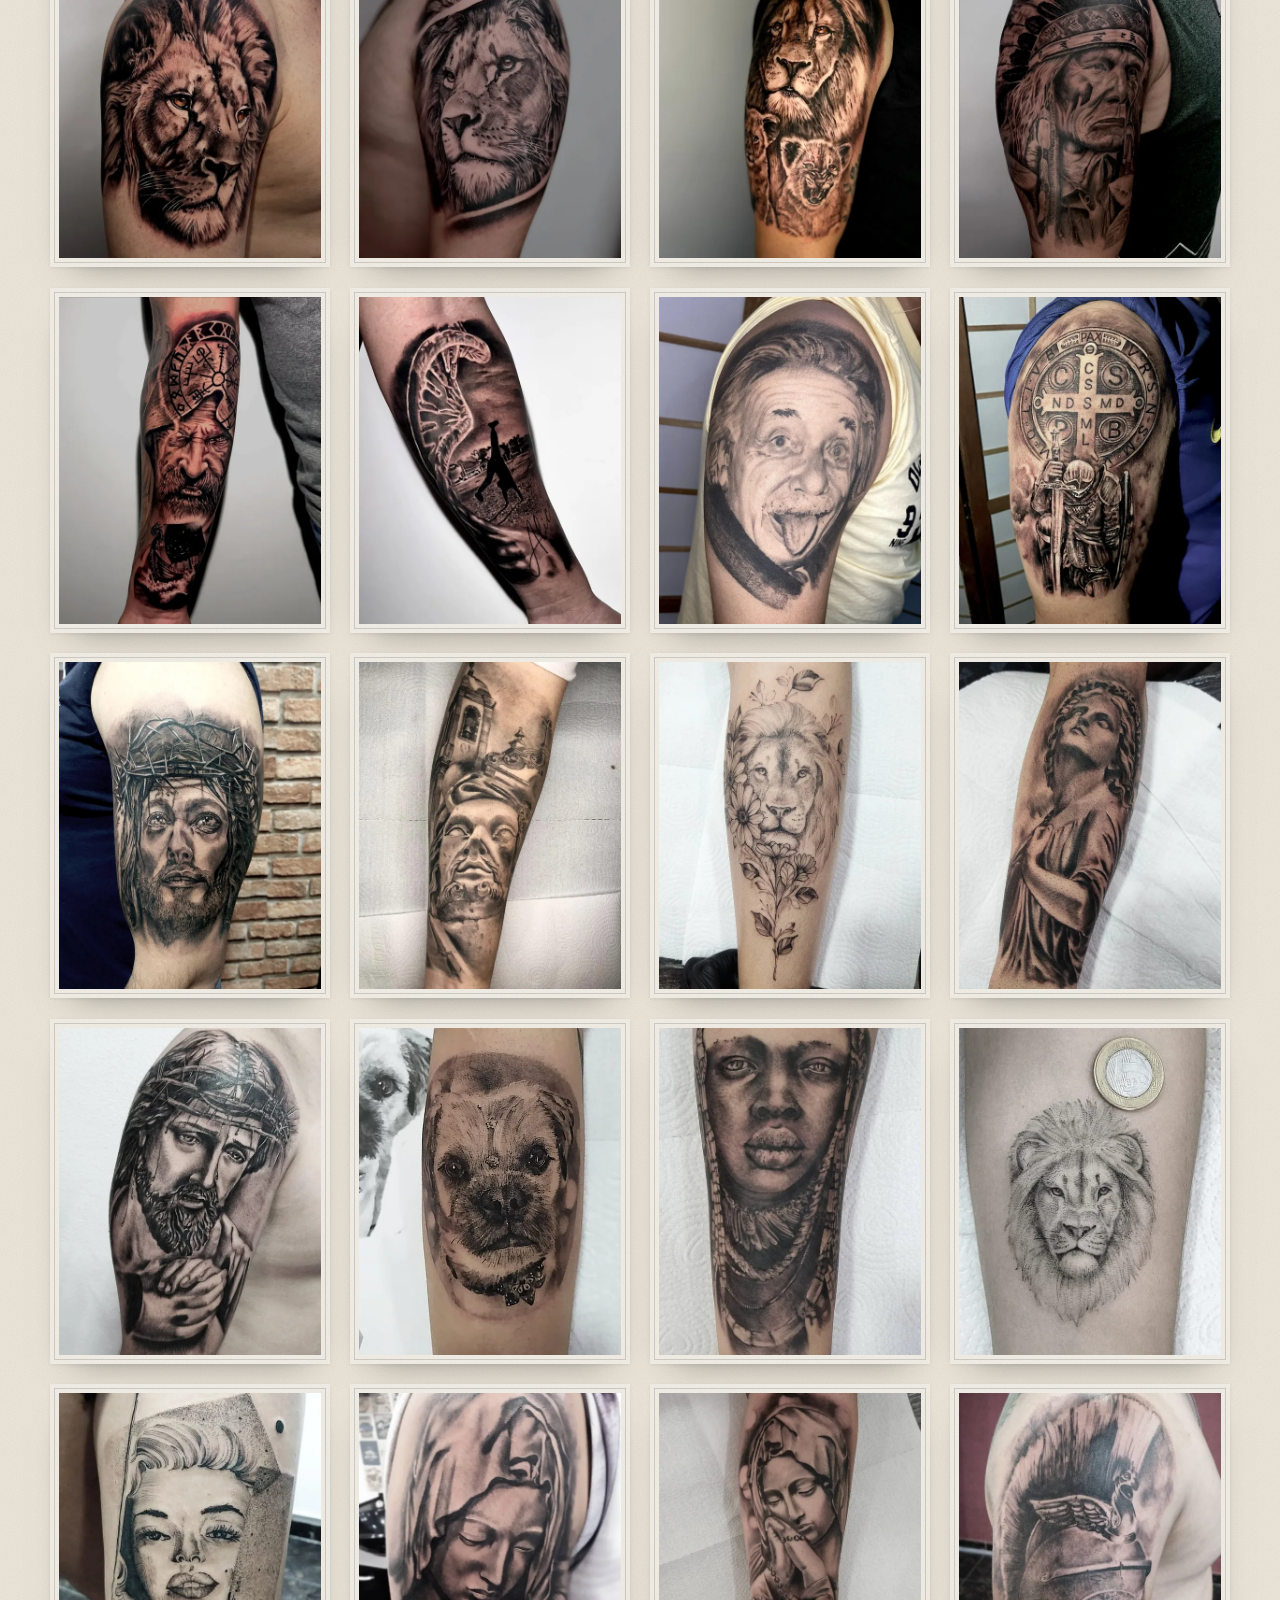
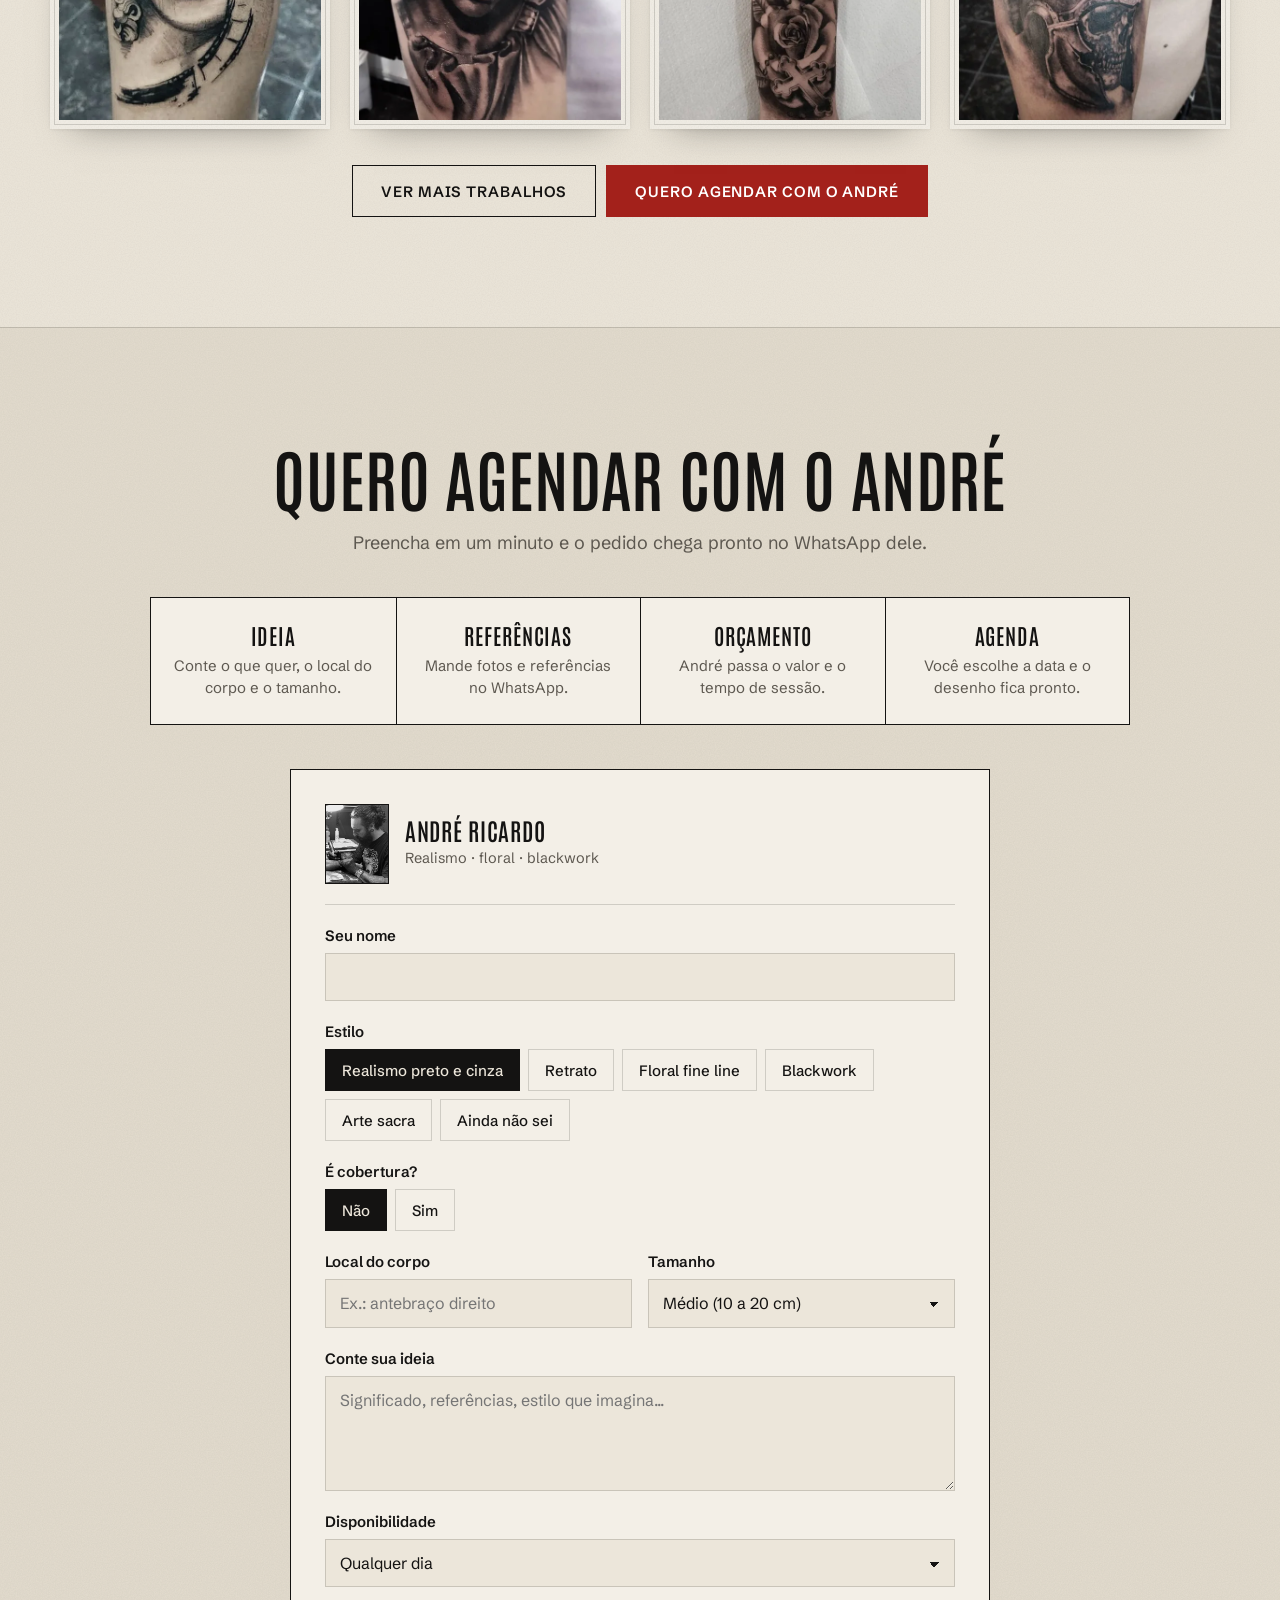
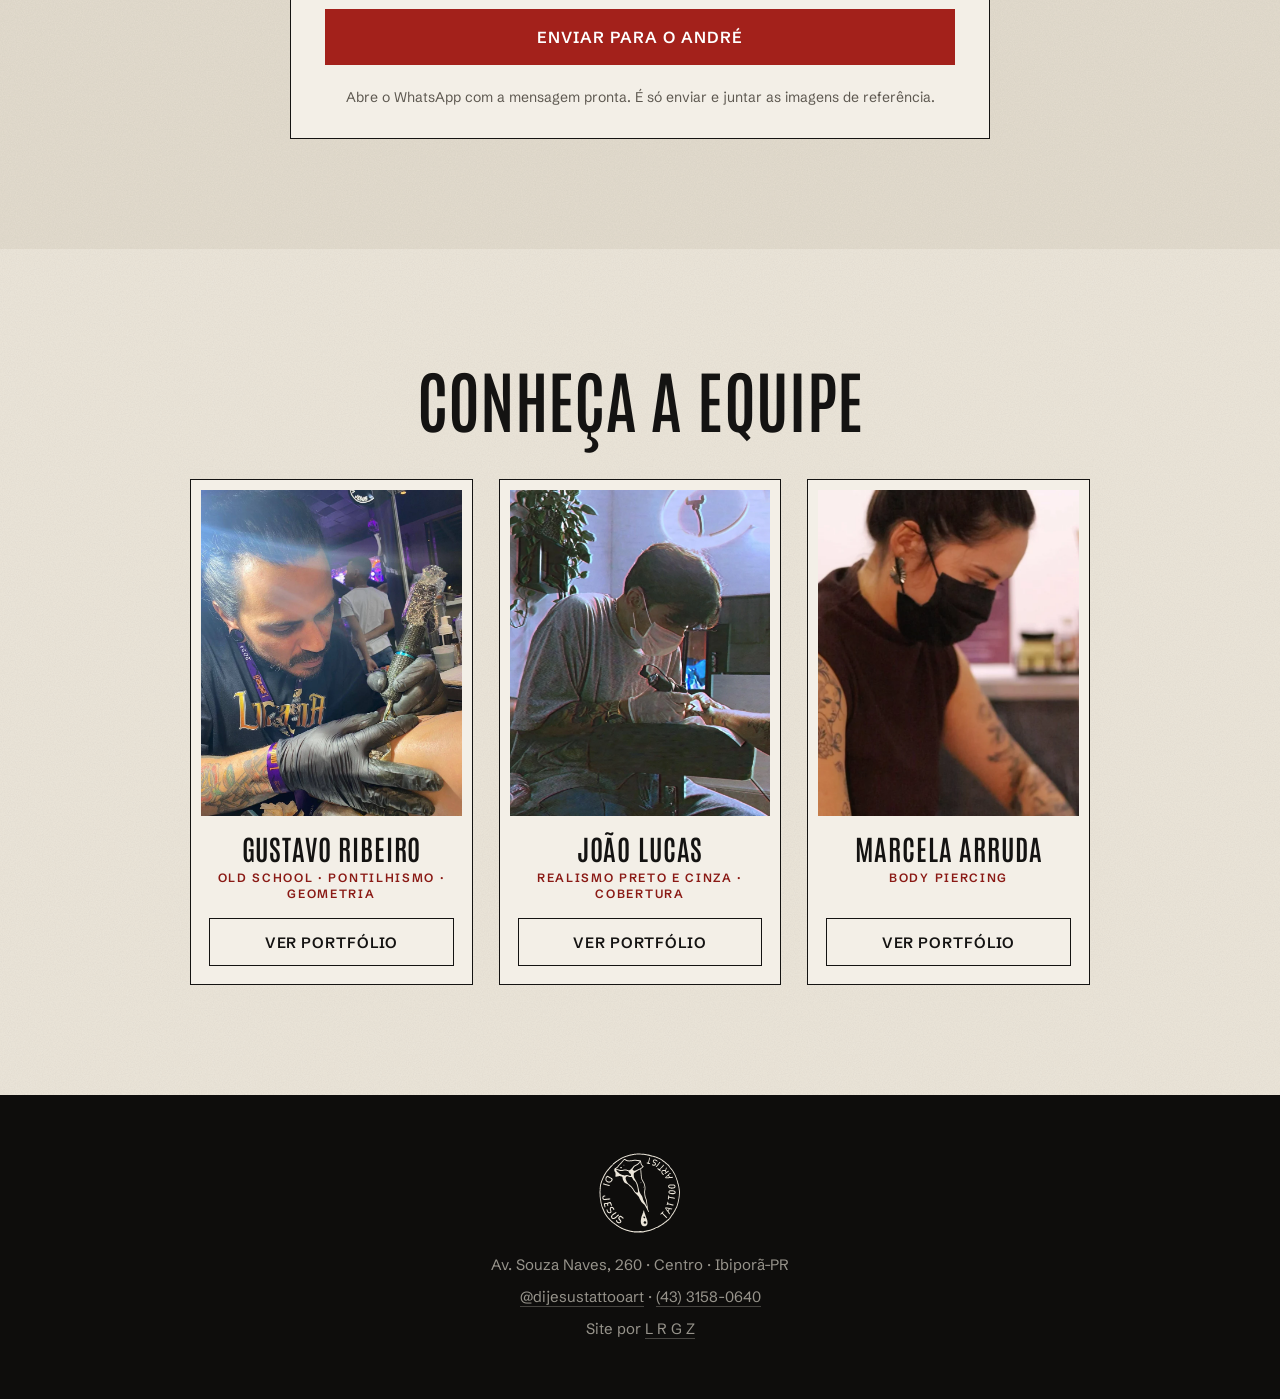
<file: andre.html>
<!doctype html>
<html lang="pt-BR">
<head>
<meta charset="utf-8">
<meta name="viewport" content="width=device-width,initial-scale=1,viewport-fit=cover">
<title>André Ricardo · Tatuagem no Di Jesus Tattoo, Ibiporã-PR</title>
<meta name="description" content="André Ricardo, realismo, floral, blackwork no Di Jesus Tattoo, Ibiporã-PR. Portfólio completo e agendamento direto pelo WhatsApp.">
<meta name="robots" content="noindex,nofollow">
<meta property="og:title" content="André Ricardo · Di Jesus Tattoo">
<meta property="og:description" content="Portfólio e agendamento com o André.">
<meta property="og:image" content="img/p/andre.webp">
<meta name="theme-color" content="#0e0d0c">
<link rel="icon" href="favicon.png">
<link rel="preload" href="fonts/antonio.woff2" as="font" type="font/woff2" crossorigin>
<link rel="preload" href="img/p/andre.webp" as="image">
<link rel="stylesheet" href="css/artista.css">
</head>
<body data-a="andre" data-n="46" data-nome="André Ricardo" data-num="554331580640">

<header class="topo" id="topo">
 <nav>
  <div class="lado e"><a href="index.html#equipe">A equipe</a><a href="index.html#estudio">Estúdio</a></div>
  <a class="selo" href="index.html" aria-label="Di Jesus Tattoo, início" id="selo-nav"></a>
  <div class="lado"><a href="#portfolio">Portfólio</a><a href="#agendar">Agendar</a></div>
 </nav>
 <canvas class="fumo" id="fumo" aria-hidden="true"></canvas>
 <video class="fumo fumo-v" id="fumov" muted loop playsinline autoplay preload="auto" poster="video/fumaca-m.webp" aria-hidden="true"><source src="video/fumaca-m.mp4" type="video/mp4"></video>
 <div class="wrap cab">
  <figure class="quadro"><div class="q-mold"><div class="q-pp"><div class="q-ob"><img src="img/p/andre.webp" alt="André Ricardo tatuando no Di Jesus"></div></div></div><figcaption class="placa"><b>André Ricardo</b><span>Di Jesus Tattoo · Ibiporã</span></figcaption></figure>
  <div class="tx">
   <p class="casa">Di Jesus Tattoo</p>
   <h1>André Ricardo</h1>
   <p class="ofi">Realismo · floral · blackwork</p>
   <div class="txt"><p>O André dá nome ao Di Jesus. É do realismo em preto e cinza: retratos, animais, arte sacra e fechamentos de braço e perna, sempre com arte criada para cada pessoa.</p><p>Do outro lado do portfólio estão os florais em fine line, delicados e pensados para acompanhar o corpo.</p></div>
   
   <div class="factos"><div><span>Estilos</span><b>Realismo, floral, blackwork</b></div><div><span>Instagram</span><b>@andredejesustatuador</b></div><div><span>Contato</span><b>(43) 3158-0640</b></div></div>
   <div class="bt"><a class="btn p" href="#agendar">Quero agendar com o André</a><a class="btn" href="https://www.instagram.com/andredejesustatuador/" target="_blank" rel="noopener">Instagram</a></div>
  </div>
 </div>
</header>

<section id="portfolio">
 <div class="wrap">
  <h2 class="rv">Portfólio do André</h2>
  <p class="lead rv">Trabalhos recentes do André no Di Jesus. Toque numa foto para ver grande e, se quiser um parecido, é só pedir.</p>
  <div class="grid" id="grid"></div>
  <div class="mais"><button class="btn" id="mais">Ver mais trabalhos</button><a class="btn p" href="#agendar">Quero agendar com o André</a></div>
 </div>
</section>

<section id="agendar">
 <div class="wrap">
  <h2 class="rv">Quero agendar com o André</h2>
  <p class="lead rv">Preencha em um minuto e o pedido chega pronto no WhatsApp dele.</p>
  <div class="passos rv"><div><b>Ideia</b><p>Conte o que quer, o local do corpo e o tamanho.</p></div><div><b>Referências</b><p>Mande fotos e referências no WhatsApp.</p></div><div><b>Orçamento</b><p>André passa o valor e o tempo de sessão.</p></div><div><b>Agenda</b><p>Você escolhe a data e o desenho fica pronto.</p></div></div>
  <form class="form rv" id="form" data-msg="quero um orçamento de tatuagem" novalidate>
   <div class="quem"><img src="img/p/andre.webp" alt=""><div><b>André Ricardo</b><span>Realismo · floral · blackwork</span></div></div>
   <label class="campo"><span>Seu nome</span><input name="nome" autocomplete="given-name" required></label>
   <fieldset class="campo" data-rot="Estilo"><legend>Estilo</legend><div class="chips"><label><input type="radio" name="c0" value="Realismo preto e cinza" checked><span>Realismo preto e cinza</span></label><label><input type="radio" name="c0" value="Retrato"><span>Retrato</span></label><label><input type="radio" name="c0" value="Floral fine line"><span>Floral fine line</span></label><label><input type="radio" name="c0" value="Blackwork"><span>Blackwork</span></label><label><input type="radio" name="c0" value="Arte sacra"><span>Arte sacra</span></label><label><input type="radio" name="c0" value="Ainda não sei"><span>Ainda não sei</span></label></div></fieldset>
   <fieldset class="campo" data-rot="Cobertura"><legend>É cobertura?</legend><div class="chips"><label><input type="radio" name="c1" value="Não" checked><span>Não</span></label><label><input type="radio" name="c1" value="Sim"><span>Sim</span></label></div></fieldset>
   <div class="duas">
    <label class="campo" data-rot="Local do corpo"><span>Local do corpo</span><input name="local" placeholder="Ex.: antebraço direito"></label>
    <label class="campo" data-rot="Tamanho"><span>Tamanho</span><select><option>Até 10 cm</option><option selected>Médio (10 a 20 cm)</option><option>Grande (mais de 20 cm)</option><option>Fechamento (braço ou perna)</option></select></label>
   </div>
   <label class="campo"><span>Conte sua ideia</span><textarea name="ideia" id="ideia" rows="4" placeholder="Significado, referências, estilo que imagina..."></textarea></label>
   <label class="campo" data-rot="Disponibilidade"><span>Disponibilidade</span><select><option>Qualquer dia</option><option>Dias de semana</option><option>Sábado</option></select></label>
   <p class="erro" id="erro" hidden>Escreva seu nome para continuar.</p>
   <button class="btn p" type="submit">Enviar para o André</button>
   <small>Abre o WhatsApp com a mensagem pronta. É só enviar e juntar as imagens de referência.</small>
  </form>
 </div>
</section>

<section id="outros">
 <div class="wrap">
  <h2 class="rv">Conheça a equipe</h2>
  <div class="time">
   <article class="art rv">
    <a class="ft" href="gustavo.html" tabindex="-1" aria-hidden="true"><img src="img/p/gustavo.webp" alt="Gustavo Ribeiro tatuando na Londrama Tattoo" draggable="false"></a>
    <h3>Gustavo Ribeiro</h3><p class="ofi">Old school · pontilhismo · geometria</p>
    <a class="btn" href="gustavo.html" aria-label="Ver portfólio de Gustavo Ribeiro">Ver portfólio</a>
   </article>
   <article class="art rv">
    <a class="ft" href="joao.html" tabindex="-1" aria-hidden="true"><img src="img/p/joao.webp" alt="João Lucas tatuando no Di Jesus" draggable="false"></a>
    <h3>João Lucas</h3><p class="ofi">Realismo preto e cinza · cobertura</p>
    <a class="btn" href="joao.html" aria-label="Ver portfólio de João Lucas">Ver portfólio</a>
   </article>
   <article class="art rv">
    <a class="ft" href="marcela.html" tabindex="-1" aria-hidden="true"><img src="img/p/marcela.webp" alt="Marcela Arruda fazendo um piercing" draggable="false"></a>
    <h3>Marcela Arruda</h3><p class="ofi">Body piercing</p>
    <a class="btn" href="marcela.html" aria-label="Ver portfólio de Marcela Arruda">Ver portfólio</a>
   </article>
  </div>
 </div>
</section>

<footer>
 <a class="selo" href="index.html" aria-label="Voltar ao início" id="selo-ft" style="border:0"></a>
 <p>Av. Souza Naves, 260 · Centro · Ibiporã-PR</p>
 <p><a href="https://www.instagram.com/dijesustattooart/" target="_blank" rel="noopener">@dijesustattooart</a> · <a href="https://wa.me/554331580640" target="_blank" rel="noopener">(43) 3158-0640</a></p>
 <p>Site por <a href="https://lrgz.com.br">L R G Z</a></p>
</footer>

<div class="lb" id="lb" hidden><button class="x" aria-label="Fechar">×</button><button class="pv" aria-label="Anterior">‹</button><img id="lbi" alt=""><button class="nx" aria-label="Próxima">›</button></div>

<script src="js/fumaca.js"></script>
<script src="js/artista.js"></script>
</body>
</html>
</file>
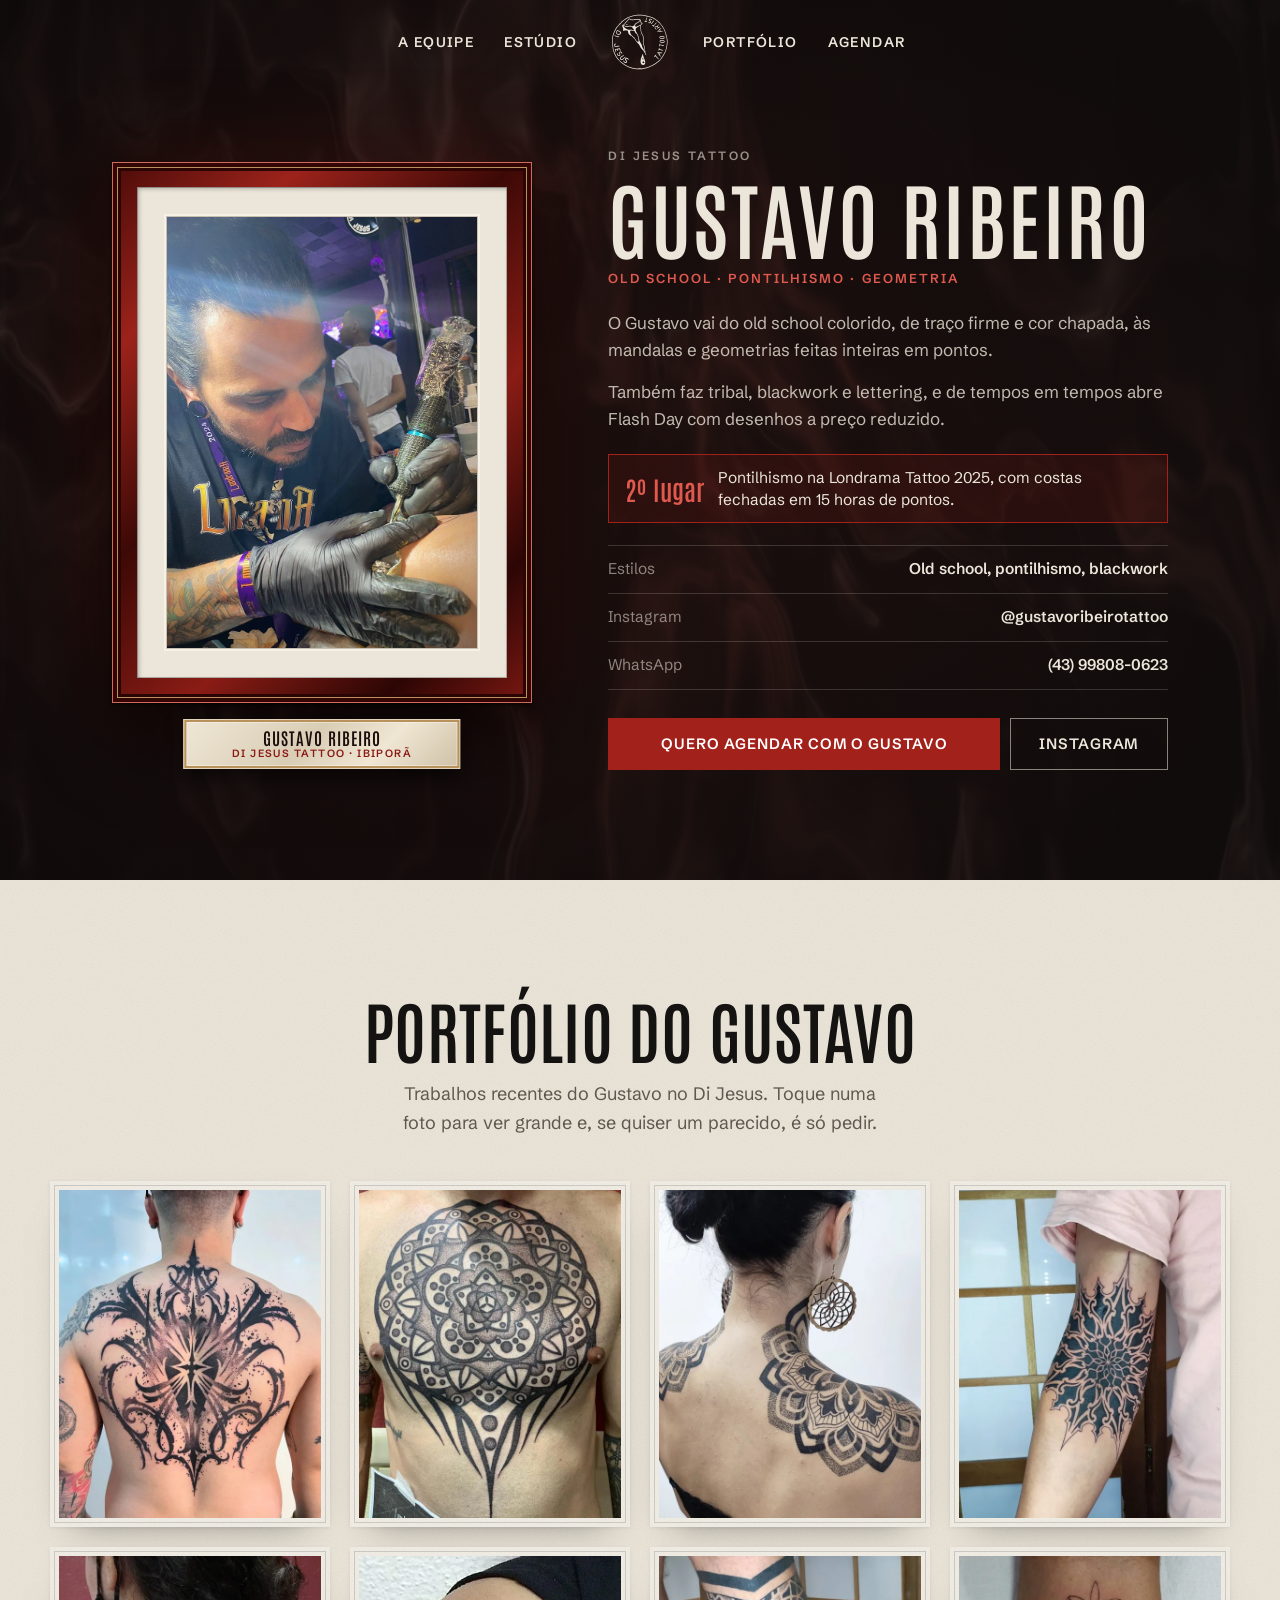
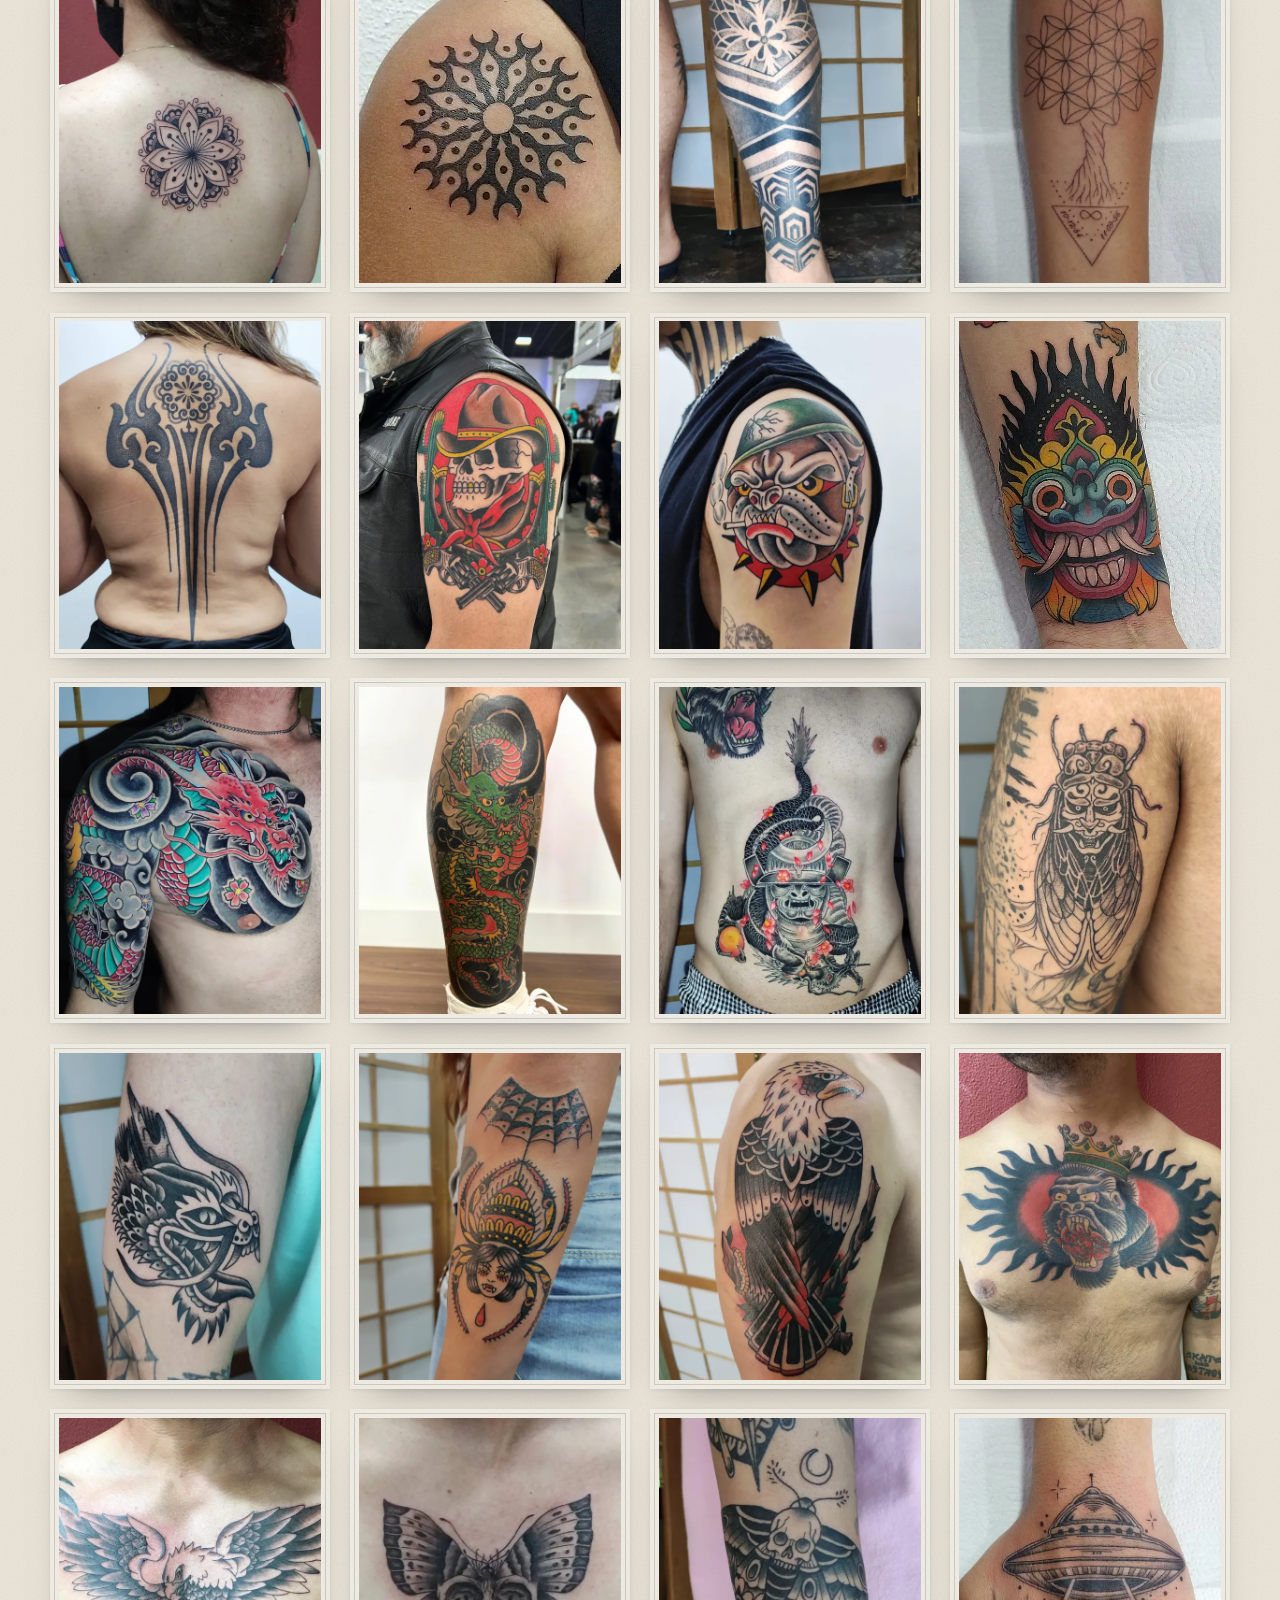
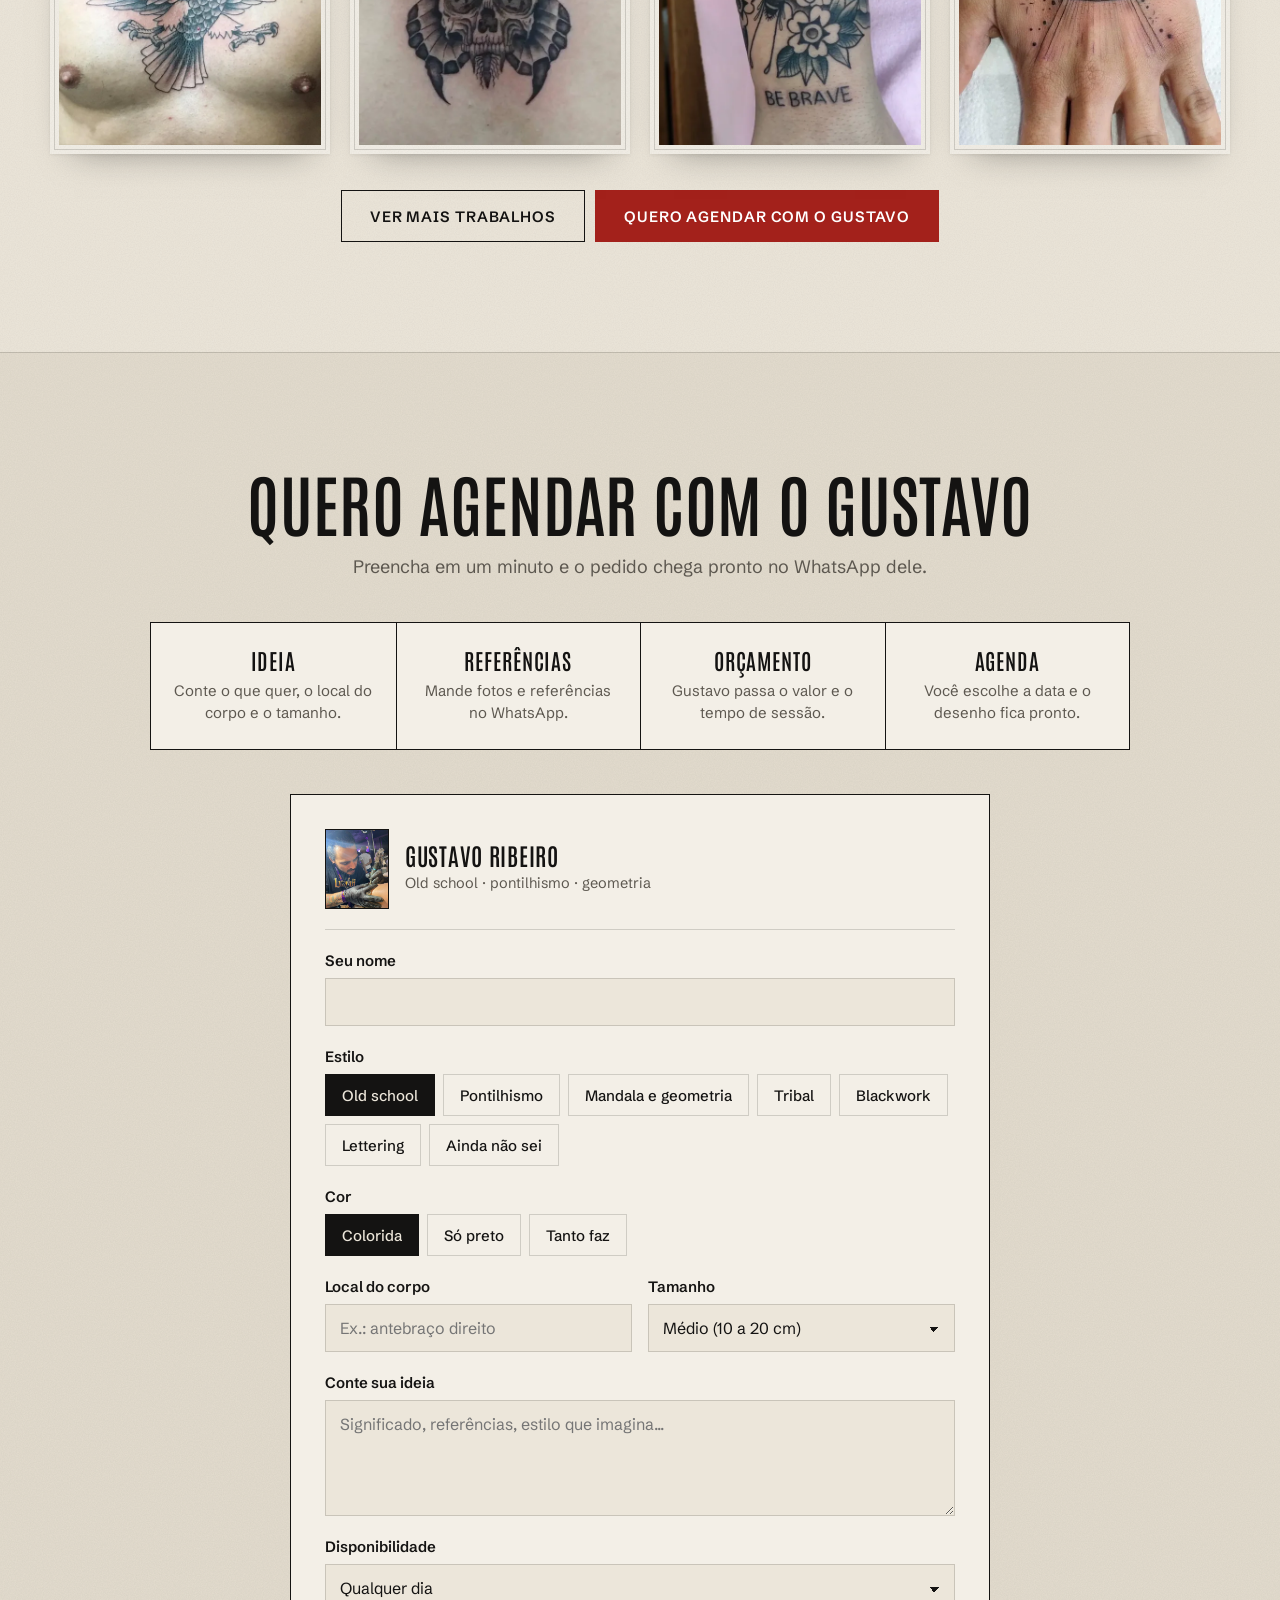
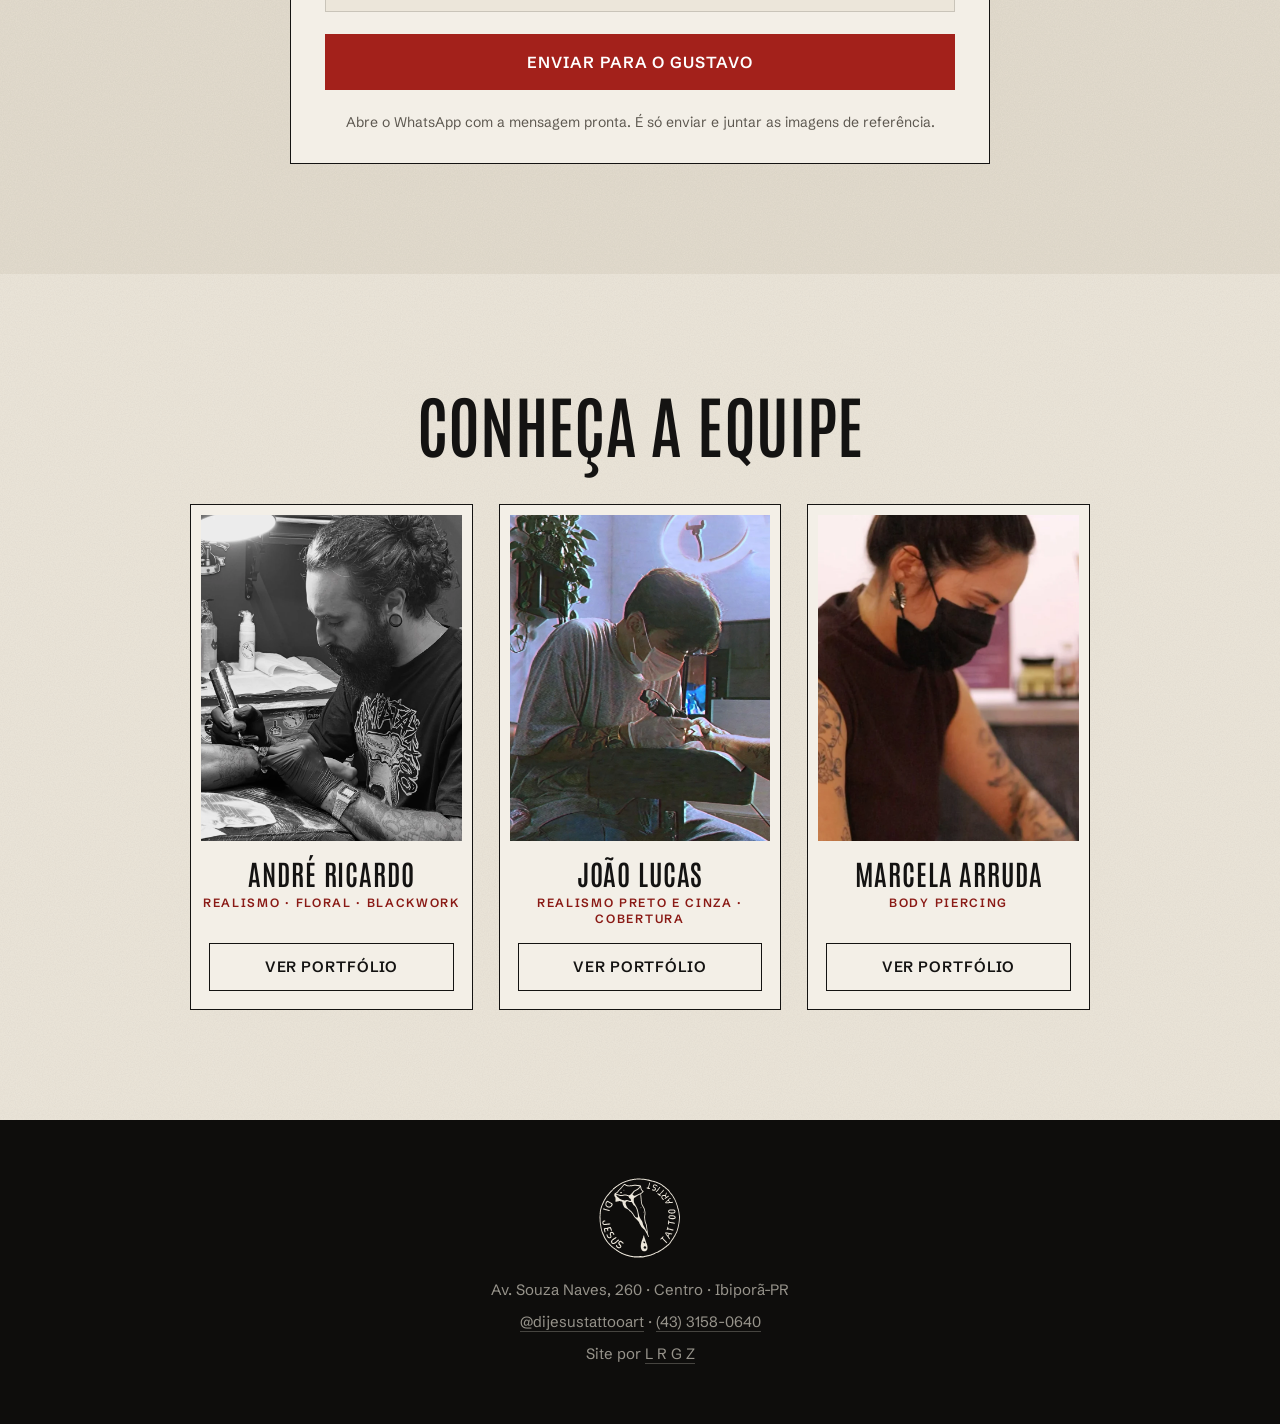
<file: gustavo.html>
<!doctype html>
<html lang="pt-BR">
<head>
<meta charset="utf-8">
<meta name="viewport" content="width=device-width,initial-scale=1,viewport-fit=cover">
<title>Gustavo Ribeiro · Tatuagem no Di Jesus Tattoo, Ibiporã-PR</title>
<meta name="description" content="Gustavo Ribeiro, old school, pontilhismo, geometria no Di Jesus Tattoo, Ibiporã-PR. Portfólio completo e agendamento direto pelo WhatsApp.">
<meta name="robots" content="noindex,nofollow">
<meta property="og:title" content="Gustavo Ribeiro · Di Jesus Tattoo">
<meta property="og:description" content="Portfólio e agendamento com o Gustavo.">
<meta property="og:image" content="img/p/gustavo.webp">
<meta name="theme-color" content="#0e0d0c">
<link rel="icon" href="favicon.png">
<link rel="preload" href="fonts/antonio.woff2" as="font" type="font/woff2" crossorigin>
<link rel="preload" href="img/p/gustavo.webp" as="image">
<link rel="stylesheet" href="css/artista.css">
</head>
<body data-a="gustavo" data-n="35" data-nome="Gustavo Ribeiro" data-num="5543998080623">

<header class="topo" id="topo">
 <nav>
  <div class="lado e"><a href="index.html#equipe">A equipe</a><a href="index.html#estudio">Estúdio</a></div>
  <a class="selo" href="index.html" aria-label="Di Jesus Tattoo, início" id="selo-nav"></a>
  <div class="lado"><a href="#portfolio">Portfólio</a><a href="#agendar">Agendar</a></div>
 </nav>
 <canvas class="fumo" id="fumo" aria-hidden="true"></canvas>
 <video class="fumo fumo-v" id="fumov" muted loop playsinline autoplay preload="auto" poster="video/fumaca-m.webp" aria-hidden="true"><source src="video/fumaca-m.mp4" type="video/mp4"></video>
 <div class="wrap cab">
  <figure class="quadro"><div class="q-mold"><div class="q-pp"><div class="q-ob"><img src="img/p/gustavo.webp" alt="Gustavo Ribeiro tatuando na Londrama Tattoo"></div></div></div><figcaption class="placa"><b>Gustavo Ribeiro</b><span>Di Jesus Tattoo · Ibiporã</span></figcaption></figure>
  <div class="tx">
   <p class="casa">Di Jesus Tattoo</p>
   <h1>Gustavo Ribeiro</h1>
   <p class="ofi">Old school · pontilhismo · geometria</p>
   <div class="txt"><p>O Gustavo vai do old school colorido, de traço firme e cor chapada, às mandalas e geometrias feitas inteiras em pontos.</p><p>Também faz tribal, blackwork e lettering, e de tempos em tempos abre Flash Day com desenhos a preço reduzido.</p></div>
   <p class="premio"><b>2º lugar</b><span>Pontilhismo na Londrama Tattoo 2025, com costas fechadas em 15 horas de pontos.</span></p>
   <div class="factos"><div><span>Estilos</span><b>Old school, pontilhismo, blackwork</b></div><div><span>Instagram</span><b>@gustavoribeirotattoo</b></div><div><span>WhatsApp</span><b>(43) 99808-0623</b></div></div>
   <div class="bt"><a class="btn p" href="#agendar">Quero agendar com o Gustavo</a><a class="btn" href="https://www.instagram.com/gustavoribeirotattoo/" target="_blank" rel="noopener">Instagram</a></div>
  </div>
 </div>
</header>

<section id="portfolio">
 <div class="wrap">
  <h2 class="rv">Portfólio do Gustavo</h2>
  <p class="lead rv">Trabalhos recentes do Gustavo no Di Jesus. Toque numa foto para ver grande e, se quiser um parecido, é só pedir.</p>
  <div class="grid" id="grid"></div>
  <div class="mais"><button class="btn" id="mais">Ver mais trabalhos</button><a class="btn p" href="#agendar">Quero agendar com o Gustavo</a></div>
 </div>
</section>

<section id="agendar">
 <div class="wrap">
  <h2 class="rv">Quero agendar com o Gustavo</h2>
  <p class="lead rv">Preencha em um minuto e o pedido chega pronto no WhatsApp dele.</p>
  <div class="passos rv"><div><b>Ideia</b><p>Conte o que quer, o local do corpo e o tamanho.</p></div><div><b>Referências</b><p>Mande fotos e referências no WhatsApp.</p></div><div><b>Orçamento</b><p>Gustavo passa o valor e o tempo de sessão.</p></div><div><b>Agenda</b><p>Você escolhe a data e o desenho fica pronto.</p></div></div>
  <form class="form rv" id="form" data-msg="quero um orçamento de tatuagem" novalidate>
   <div class="quem"><img src="img/p/gustavo.webp" alt=""><div><b>Gustavo Ribeiro</b><span>Old school · pontilhismo · geometria</span></div></div>
   <label class="campo"><span>Seu nome</span><input name="nome" autocomplete="given-name" required></label>
   <fieldset class="campo" data-rot="Estilo"><legend>Estilo</legend><div class="chips"><label><input type="radio" name="c0" value="Old school" checked><span>Old school</span></label><label><input type="radio" name="c0" value="Pontilhismo"><span>Pontilhismo</span></label><label><input type="radio" name="c0" value="Mandala e geometria"><span>Mandala e geometria</span></label><label><input type="radio" name="c0" value="Tribal"><span>Tribal</span></label><label><input type="radio" name="c0" value="Blackwork"><span>Blackwork</span></label><label><input type="radio" name="c0" value="Lettering"><span>Lettering</span></label><label><input type="radio" name="c0" value="Ainda não sei"><span>Ainda não sei</span></label></div></fieldset>
   <fieldset class="campo" data-rot="Cor"><legend>Cor</legend><div class="chips"><label><input type="radio" name="c1" value="Colorida" checked><span>Colorida</span></label><label><input type="radio" name="c1" value="Só preto"><span>Só preto</span></label><label><input type="radio" name="c1" value="Tanto faz"><span>Tanto faz</span></label></div></fieldset>
   <div class="duas">
    <label class="campo" data-rot="Local do corpo"><span>Local do corpo</span><input name="local" placeholder="Ex.: antebraço direito"></label>
    <label class="campo" data-rot="Tamanho"><span>Tamanho</span><select><option>Até 10 cm</option><option selected>Médio (10 a 20 cm)</option><option>Grande (mais de 20 cm)</option><option>Fechamento (braço ou perna)</option></select></label>
   </div>
   <label class="campo"><span>Conte sua ideia</span><textarea name="ideia" id="ideia" rows="4" placeholder="Significado, referências, estilo que imagina..."></textarea></label>
   <label class="campo" data-rot="Disponibilidade"><span>Disponibilidade</span><select><option>Qualquer dia</option><option>Dias de semana</option><option>Sábado</option></select></label>
   <p class="erro" id="erro" hidden>Escreva seu nome para continuar.</p>
   <button class="btn p" type="submit">Enviar para o Gustavo</button>
   <small>Abre o WhatsApp com a mensagem pronta. É só enviar e juntar as imagens de referência.</small>
  </form>
 </div>
</section>

<section id="outros">
 <div class="wrap">
  <h2 class="rv">Conheça a equipe</h2>
  <div class="time">
   <article class="art rv">
    <a class="ft" href="andre.html" tabindex="-1" aria-hidden="true"><img src="img/p/andre.webp" alt="André Ricardo tatuando no Di Jesus" draggable="false"></a>
    <h3>André Ricardo</h3><p class="ofi">Realismo · floral · blackwork</p>
    <a class="btn" href="andre.html" aria-label="Ver portfólio de André Ricardo">Ver portfólio</a>
   </article>
   <article class="art rv">
    <a class="ft" href="joao.html" tabindex="-1" aria-hidden="true"><img src="img/p/joao.webp" alt="João Lucas tatuando no Di Jesus" draggable="false"></a>
    <h3>João Lucas</h3><p class="ofi">Realismo preto e cinza · cobertura</p>
    <a class="btn" href="joao.html" aria-label="Ver portfólio de João Lucas">Ver portfólio</a>
   </article>
   <article class="art rv">
    <a class="ft" href="marcela.html" tabindex="-1" aria-hidden="true"><img src="img/p/marcela.webp" alt="Marcela Arruda fazendo um piercing" draggable="false"></a>
    <h3>Marcela Arruda</h3><p class="ofi">Body piercing</p>
    <a class="btn" href="marcela.html" aria-label="Ver portfólio de Marcela Arruda">Ver portfólio</a>
   </article>
  </div>
 </div>
</section>

<footer>
 <a class="selo" href="index.html" aria-label="Voltar ao início" id="selo-ft" style="border:0"></a>
 <p>Av. Souza Naves, 260 · Centro · Ibiporã-PR</p>
 <p><a href="https://www.instagram.com/dijesustattooart/" target="_blank" rel="noopener">@dijesustattooart</a> · <a href="https://wa.me/554331580640" target="_blank" rel="noopener">(43) 3158-0640</a></p>
 <p>Site por <a href="https://lrgz.com.br">L R G Z</a></p>
</footer>

<div class="lb" id="lb" hidden><button class="x" aria-label="Fechar">×</button><button class="pv" aria-label="Anterior">‹</button><img id="lbi" alt=""><button class="nx" aria-label="Próxima">›</button></div>

<script src="js/fumaca.js"></script>
<script src="js/artista.js"></script>
</body>
</html>
</file>
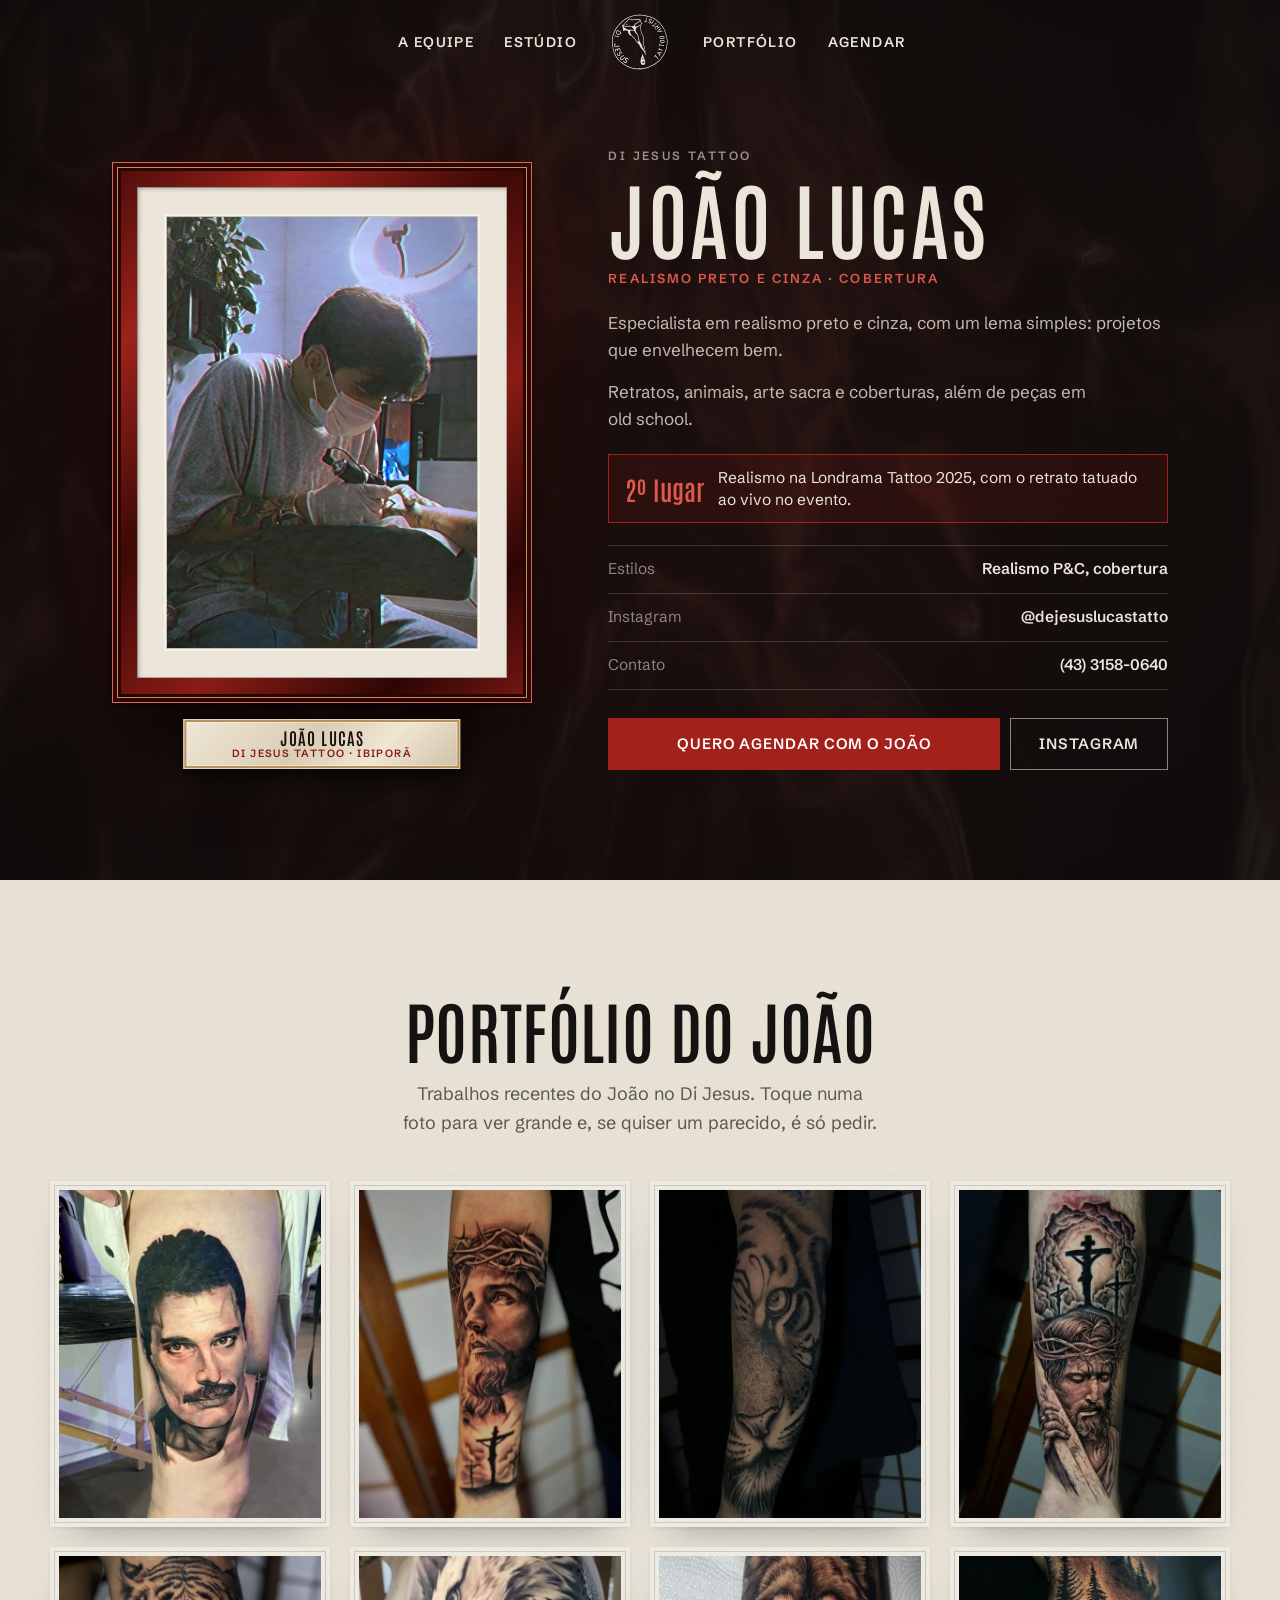
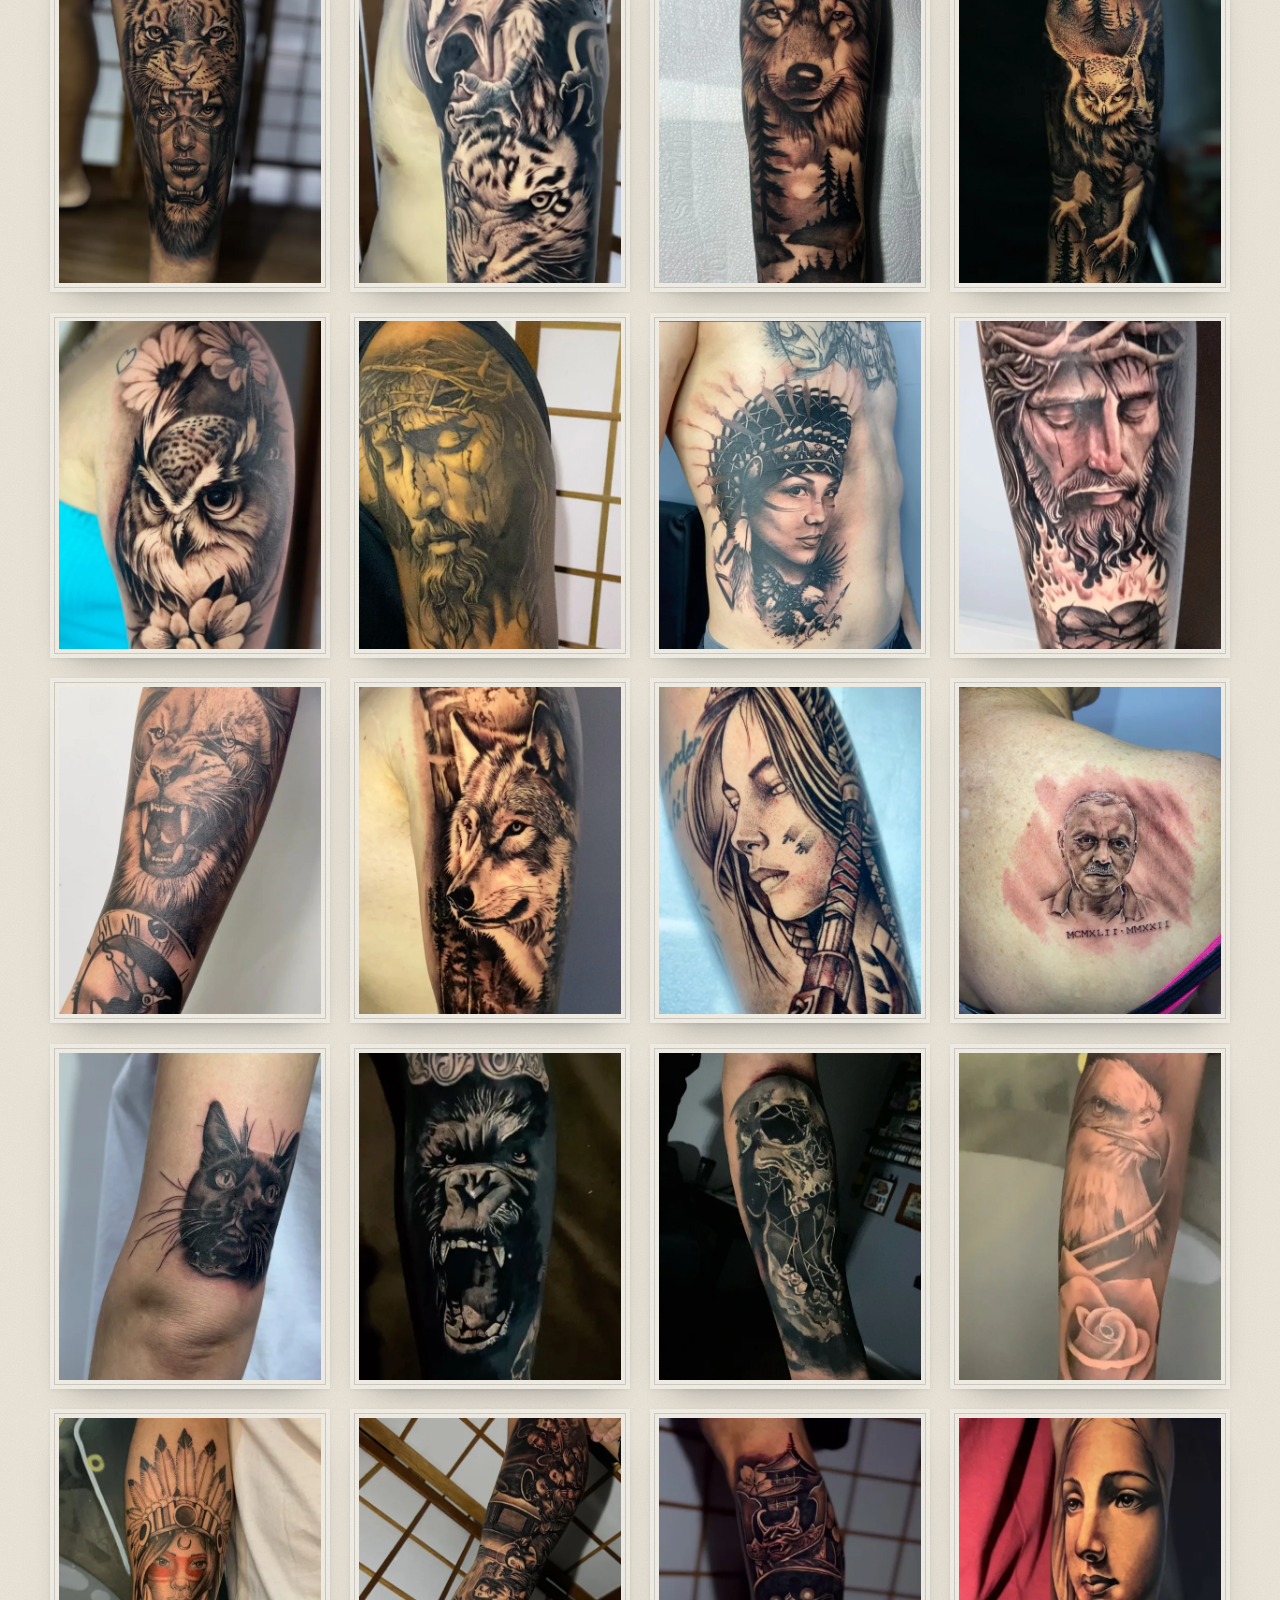
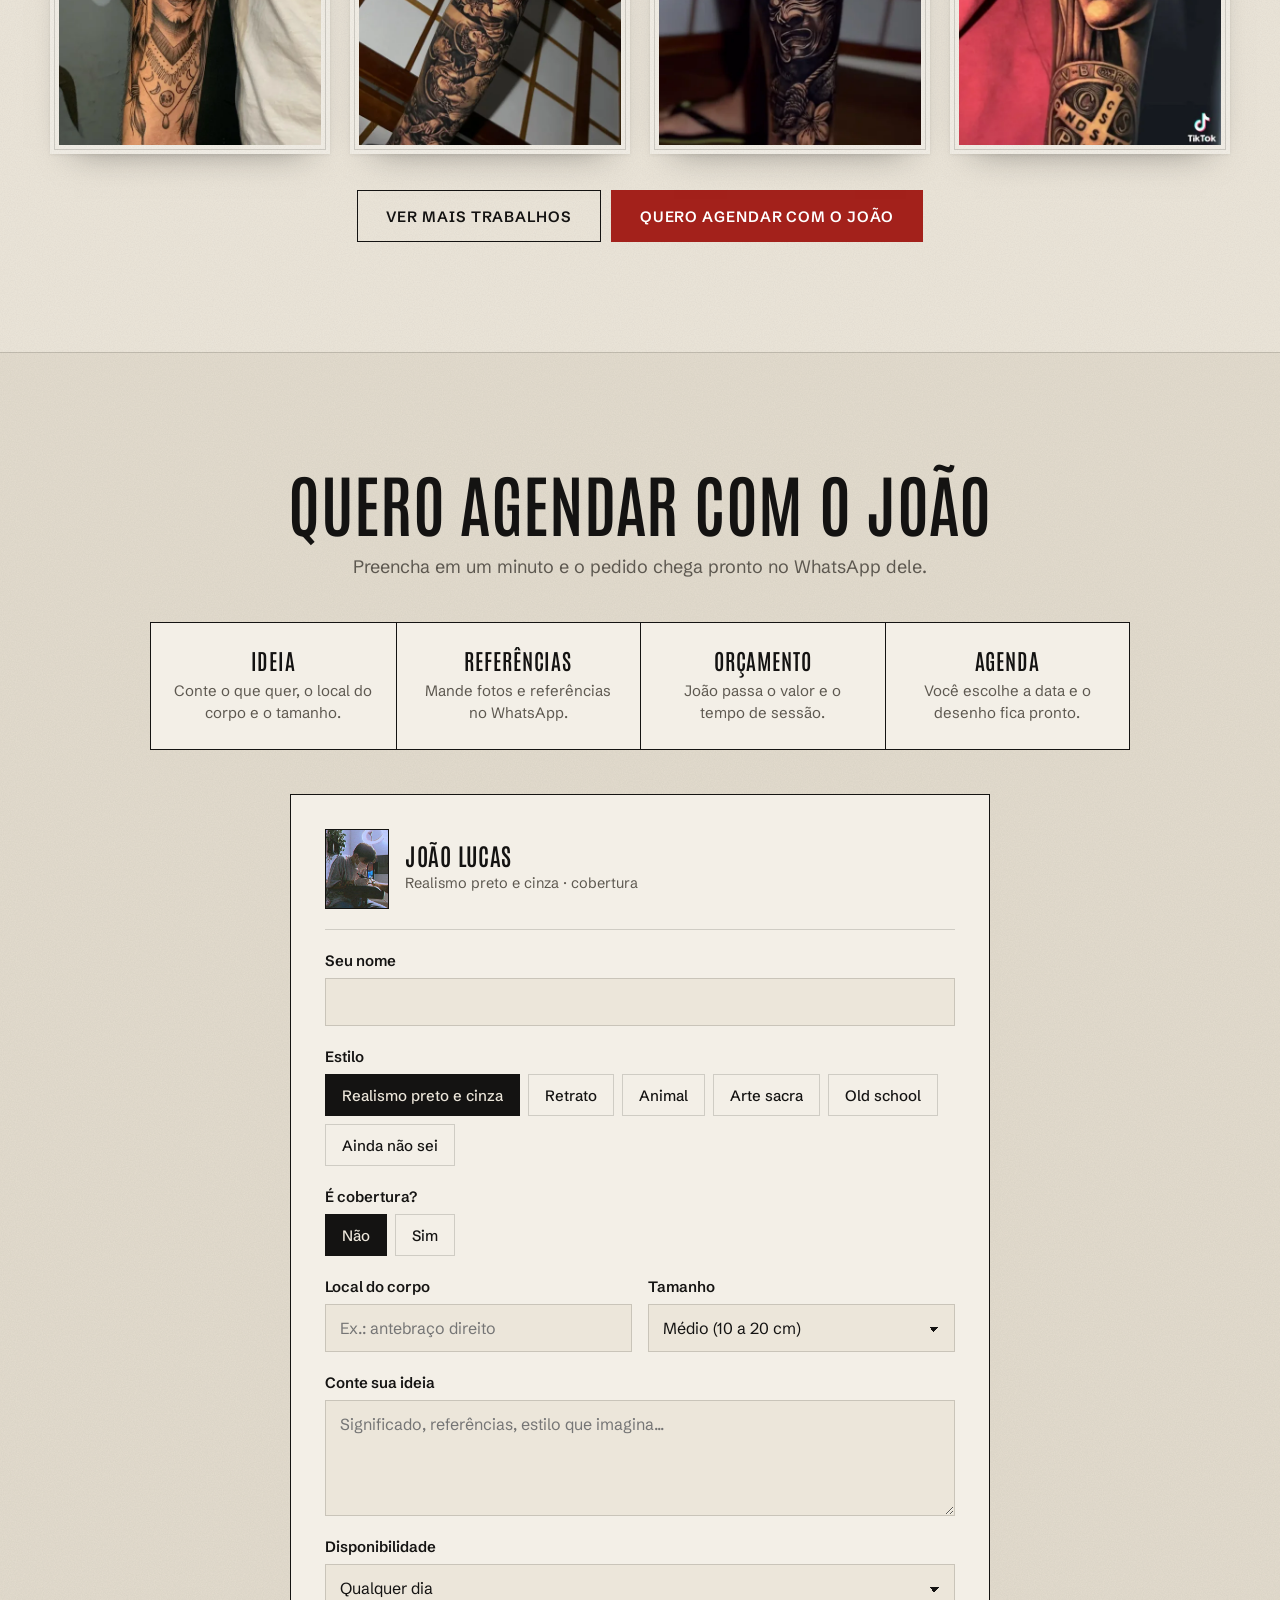
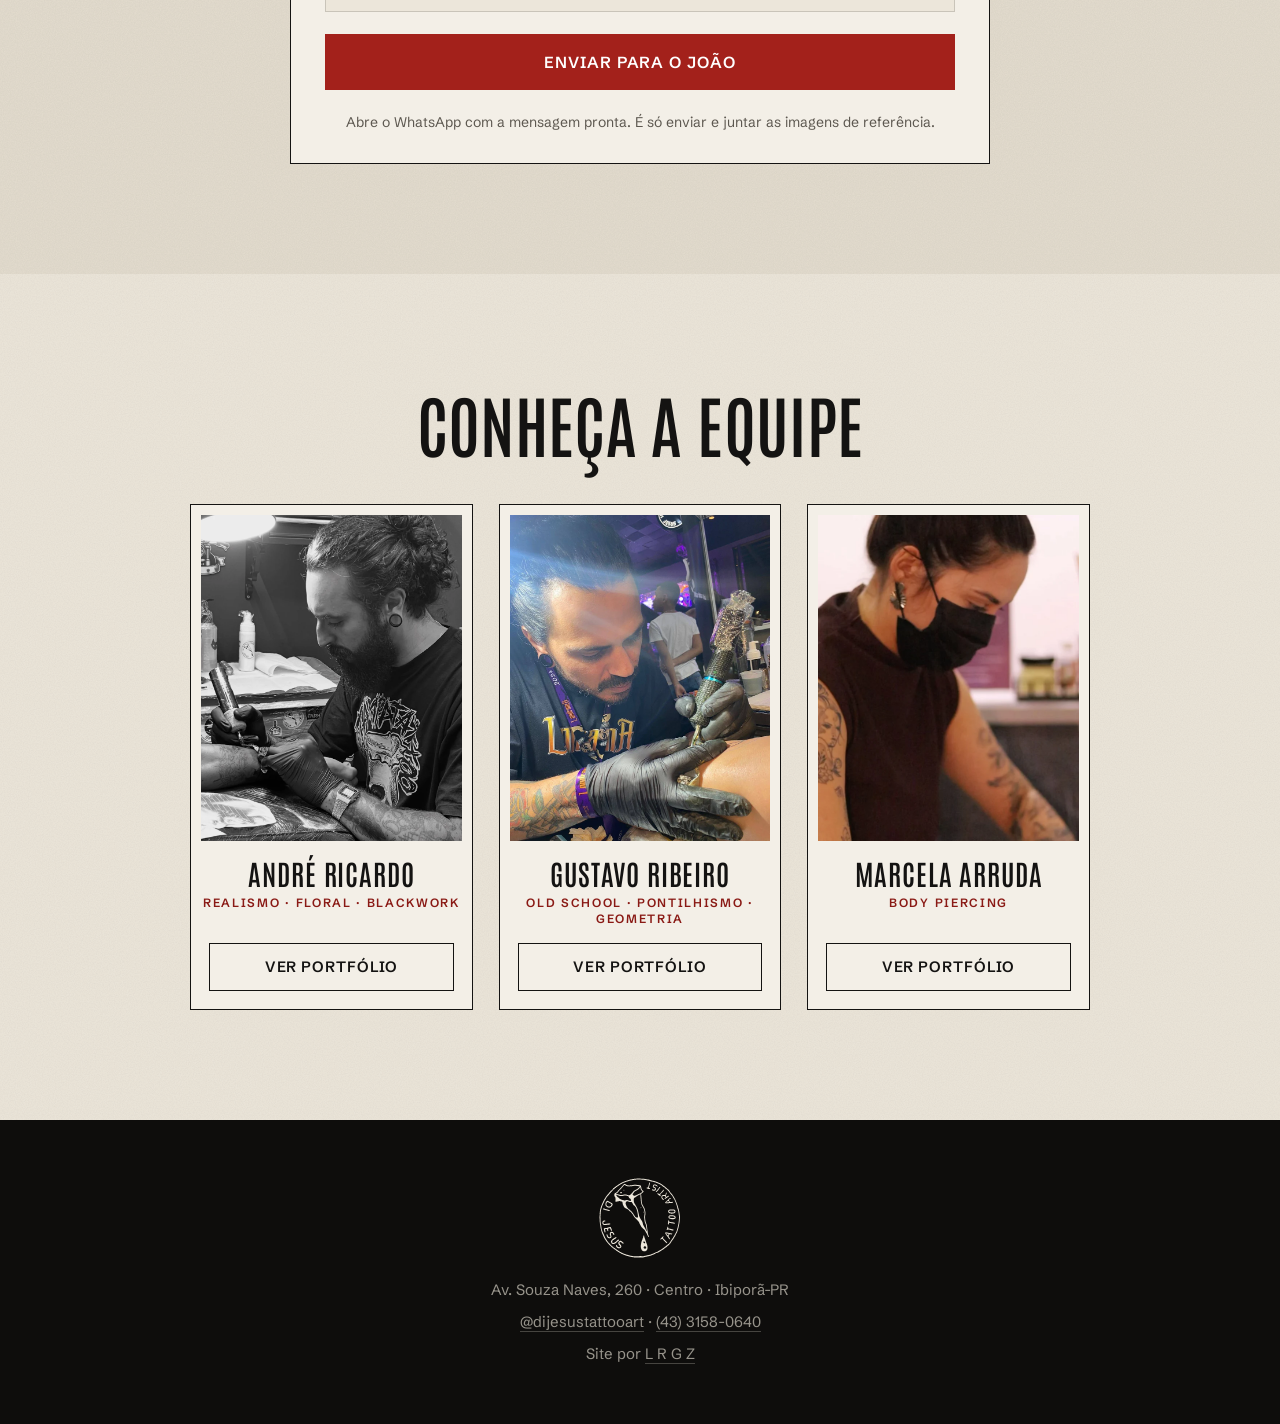
<file: joao.html>
<!doctype html>
<html lang="pt-BR">
<head>
<meta charset="utf-8">
<meta name="viewport" content="width=device-width,initial-scale=1,viewport-fit=cover">
<title>João Lucas · Tatuagem no Di Jesus Tattoo, Ibiporã-PR</title>
<meta name="description" content="João Lucas, realismo preto e cinza, cobertura no Di Jesus Tattoo, Ibiporã-PR. Portfólio completo e agendamento direto pelo WhatsApp.">
<meta name="robots" content="noindex,nofollow">
<meta property="og:title" content="João Lucas · Di Jesus Tattoo">
<meta property="og:description" content="Portfólio e agendamento com o João.">
<meta property="og:image" content="img/p/joao.webp">
<meta name="theme-color" content="#0e0d0c">
<link rel="icon" href="favicon.png">
<link rel="preload" href="fonts/antonio.woff2" as="font" type="font/woff2" crossorigin>
<link rel="preload" href="img/p/joao.webp" as="image">
<link rel="stylesheet" href="css/artista.css">
</head>
<body data-a="joao" data-n="28" data-nome="João Lucas" data-num="554331580640">

<header class="topo" id="topo">
 <nav>
  <div class="lado e"><a href="index.html#equipe">A equipe</a><a href="index.html#estudio">Estúdio</a></div>
  <a class="selo" href="index.html" aria-label="Di Jesus Tattoo, início" id="selo-nav"></a>
  <div class="lado"><a href="#portfolio">Portfólio</a><a href="#agendar">Agendar</a></div>
 </nav>
 <canvas class="fumo" id="fumo" aria-hidden="true"></canvas>
 <video class="fumo fumo-v" id="fumov" muted loop playsinline autoplay preload="auto" poster="video/fumaca-m.webp" aria-hidden="true"><source src="video/fumaca-m.mp4" type="video/mp4"></video>
 <div class="wrap cab">
  <figure class="quadro"><div class="q-mold"><div class="q-pp"><div class="q-ob"><img src="img/p/joao.webp" alt="João Lucas tatuando no Di Jesus"></div></div></div><figcaption class="placa"><b>João Lucas</b><span>Di Jesus Tattoo · Ibiporã</span></figcaption></figure>
  <div class="tx">
   <p class="casa">Di Jesus Tattoo</p>
   <h1>João Lucas</h1>
   <p class="ofi">Realismo preto e cinza · cobertura</p>
   <div class="txt"><p>Especialista em realismo preto e cinza, com um lema simples: projetos que envelhecem bem.</p><p>Retratos, animais, arte sacra e coberturas, além de peças em old school.</p></div>
   <p class="premio"><b>2º lugar</b><span>Realismo na Londrama Tattoo 2025, com o retrato tatuado ao vivo no evento.</span></p>
   <div class="factos"><div><span>Estilos</span><b>Realismo P&amp;C, cobertura</b></div><div><span>Instagram</span><b>@dejesuslucastatto</b></div><div><span>Contato</span><b>(43) 3158-0640</b></div></div>
   <div class="bt"><a class="btn p" href="#agendar">Quero agendar com o João</a><a class="btn" href="https://www.instagram.com/dejesuslucastatto/" target="_blank" rel="noopener">Instagram</a></div>
  </div>
 </div>
</header>

<section id="portfolio">
 <div class="wrap">
  <h2 class="rv">Portfólio do João</h2>
  <p class="lead rv">Trabalhos recentes do João no Di Jesus. Toque numa foto para ver grande e, se quiser um parecido, é só pedir.</p>
  <div class="grid" id="grid"></div>
  <div class="mais"><button class="btn" id="mais">Ver mais trabalhos</button><a class="btn p" href="#agendar">Quero agendar com o João</a></div>
 </div>
</section>

<section id="agendar">
 <div class="wrap">
  <h2 class="rv">Quero agendar com o João</h2>
  <p class="lead rv">Preencha em um minuto e o pedido chega pronto no WhatsApp dele.</p>
  <div class="passos rv"><div><b>Ideia</b><p>Conte o que quer, o local do corpo e o tamanho.</p></div><div><b>Referências</b><p>Mande fotos e referências no WhatsApp.</p></div><div><b>Orçamento</b><p>João passa o valor e o tempo de sessão.</p></div><div><b>Agenda</b><p>Você escolhe a data e o desenho fica pronto.</p></div></div>
  <form class="form rv" id="form" data-msg="quero um orçamento de tatuagem" novalidate>
   <div class="quem"><img src="img/p/joao.webp" alt=""><div><b>João Lucas</b><span>Realismo preto e cinza · cobertura</span></div></div>
   <label class="campo"><span>Seu nome</span><input name="nome" autocomplete="given-name" required></label>
   <fieldset class="campo" data-rot="Estilo"><legend>Estilo</legend><div class="chips"><label><input type="radio" name="c0" value="Realismo preto e cinza" checked><span>Realismo preto e cinza</span></label><label><input type="radio" name="c0" value="Retrato"><span>Retrato</span></label><label><input type="radio" name="c0" value="Animal"><span>Animal</span></label><label><input type="radio" name="c0" value="Arte sacra"><span>Arte sacra</span></label><label><input type="radio" name="c0" value="Old school"><span>Old school</span></label><label><input type="radio" name="c0" value="Ainda não sei"><span>Ainda não sei</span></label></div></fieldset>
   <fieldset class="campo" data-rot="Cobertura"><legend>É cobertura?</legend><div class="chips"><label><input type="radio" name="c1" value="Não" checked><span>Não</span></label><label><input type="radio" name="c1" value="Sim"><span>Sim</span></label></div></fieldset>
   <div class="duas">
    <label class="campo" data-rot="Local do corpo"><span>Local do corpo</span><input name="local" placeholder="Ex.: antebraço direito"></label>
    <label class="campo" data-rot="Tamanho"><span>Tamanho</span><select><option>Até 10 cm</option><option selected>Médio (10 a 20 cm)</option><option>Grande (mais de 20 cm)</option><option>Fechamento (braço ou perna)</option></select></label>
   </div>
   <label class="campo"><span>Conte sua ideia</span><textarea name="ideia" id="ideia" rows="4" placeholder="Significado, referências, estilo que imagina..."></textarea></label>
   <label class="campo" data-rot="Disponibilidade"><span>Disponibilidade</span><select><option>Qualquer dia</option><option>Dias de semana</option><option>Sábado</option></select></label>
   <p class="erro" id="erro" hidden>Escreva seu nome para continuar.</p>
   <button class="btn p" type="submit">Enviar para o João</button>
   <small>Abre o WhatsApp com a mensagem pronta. É só enviar e juntar as imagens de referência.</small>
  </form>
 </div>
</section>

<section id="outros">
 <div class="wrap">
  <h2 class="rv">Conheça a equipe</h2>
  <div class="time">
   <article class="art rv">
    <a class="ft" href="andre.html" tabindex="-1" aria-hidden="true"><img src="img/p/andre.webp" alt="André Ricardo tatuando no Di Jesus" draggable="false"></a>
    <h3>André Ricardo</h3><p class="ofi">Realismo · floral · blackwork</p>
    <a class="btn" href="andre.html" aria-label="Ver portfólio de André Ricardo">Ver portfólio</a>
   </article>
   <article class="art rv">
    <a class="ft" href="gustavo.html" tabindex="-1" aria-hidden="true"><img src="img/p/gustavo.webp" alt="Gustavo Ribeiro tatuando na Londrama Tattoo" draggable="false"></a>
    <h3>Gustavo Ribeiro</h3><p class="ofi">Old school · pontilhismo · geometria</p>
    <a class="btn" href="gustavo.html" aria-label="Ver portfólio de Gustavo Ribeiro">Ver portfólio</a>
   </article>
   <article class="art rv">
    <a class="ft" href="marcela.html" tabindex="-1" aria-hidden="true"><img src="img/p/marcela.webp" alt="Marcela Arruda fazendo um piercing" draggable="false"></a>
    <h3>Marcela Arruda</h3><p class="ofi">Body piercing</p>
    <a class="btn" href="marcela.html" aria-label="Ver portfólio de Marcela Arruda">Ver portfólio</a>
   </article>
  </div>
 </div>
</section>

<footer>
 <a class="selo" href="index.html" aria-label="Voltar ao início" id="selo-ft" style="border:0"></a>
 <p>Av. Souza Naves, 260 · Centro · Ibiporã-PR</p>
 <p><a href="https://www.instagram.com/dijesustattooart/" target="_blank" rel="noopener">@dijesustattooart</a> · <a href="https://wa.me/554331580640" target="_blank" rel="noopener">(43) 3158-0640</a></p>
 <p>Site por <a href="https://lrgz.com.br">L R G Z</a></p>
</footer>

<div class="lb" id="lb" hidden><button class="x" aria-label="Fechar">×</button><button class="pv" aria-label="Anterior">‹</button><img id="lbi" alt=""><button class="nx" aria-label="Próxima">›</button></div>

<script src="js/fumaca.js"></script>
<script src="js/artista.js"></script>
</body>
</html>
</file>
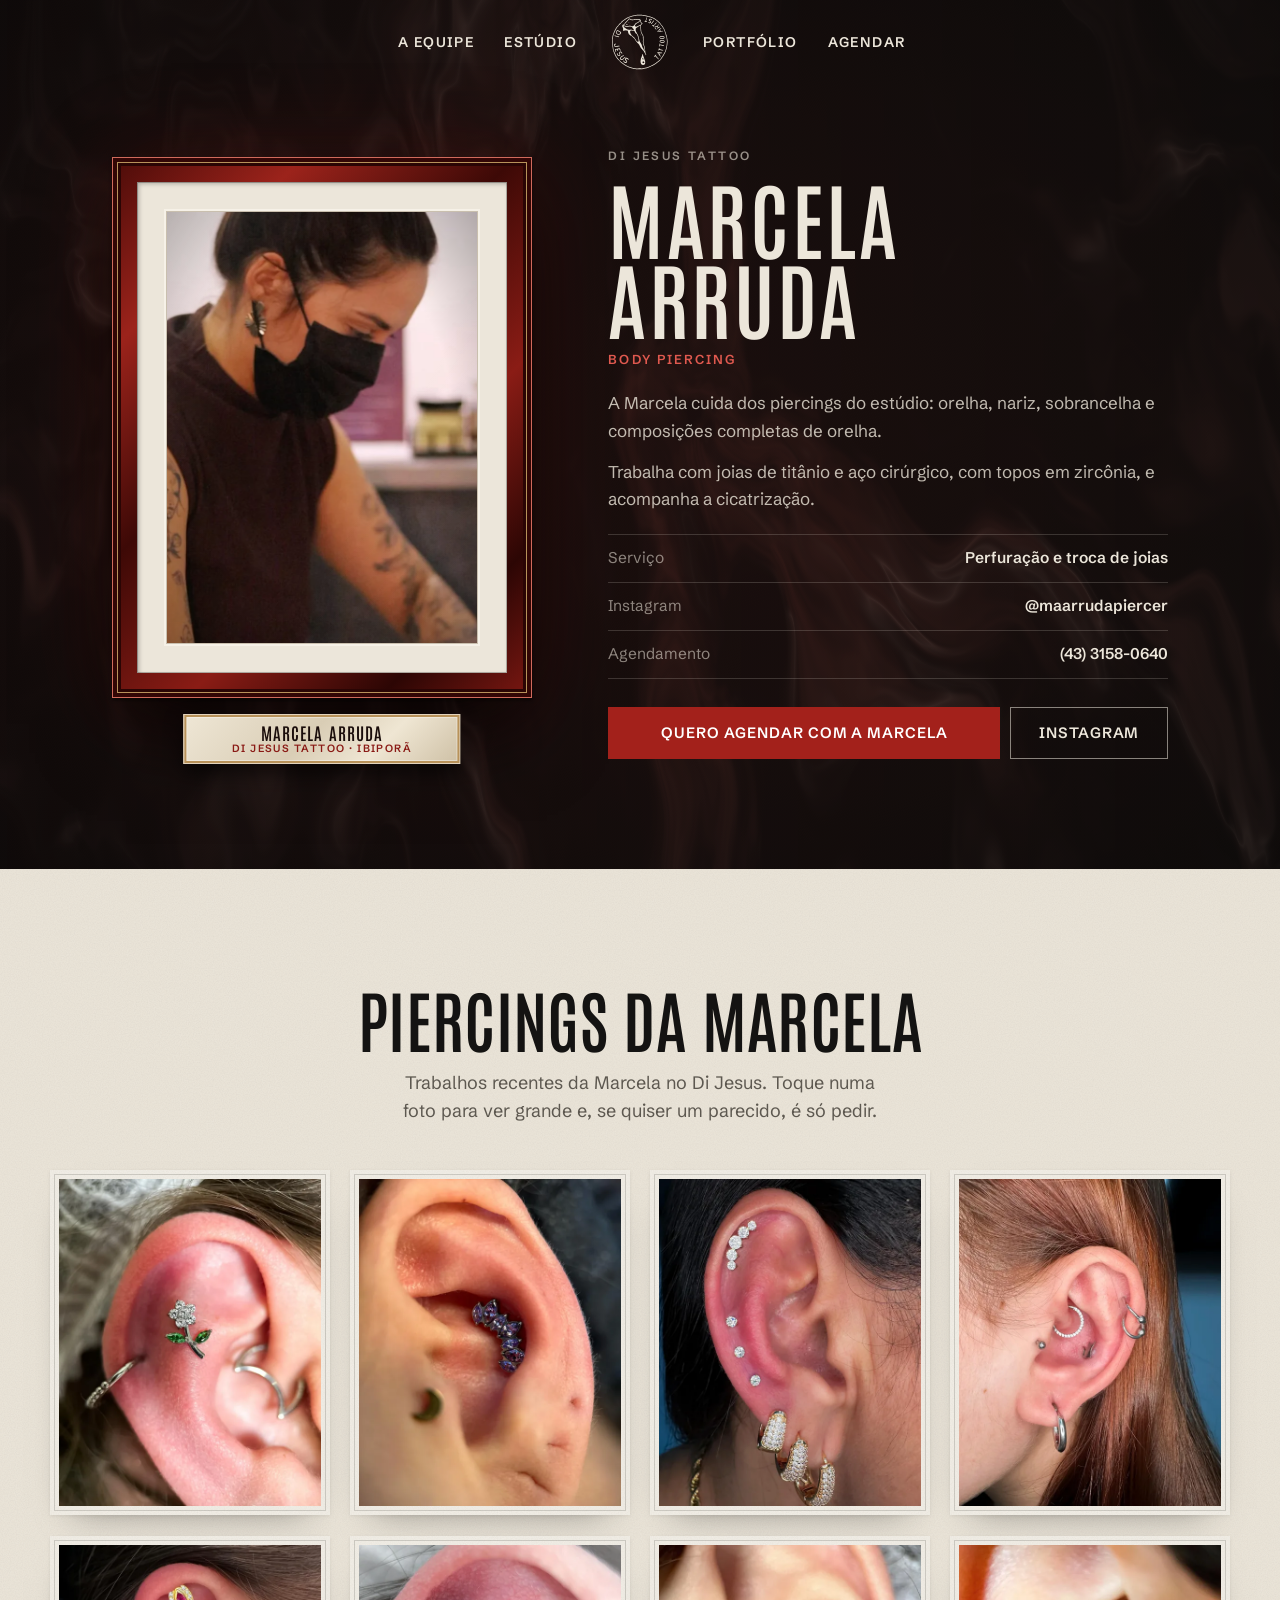
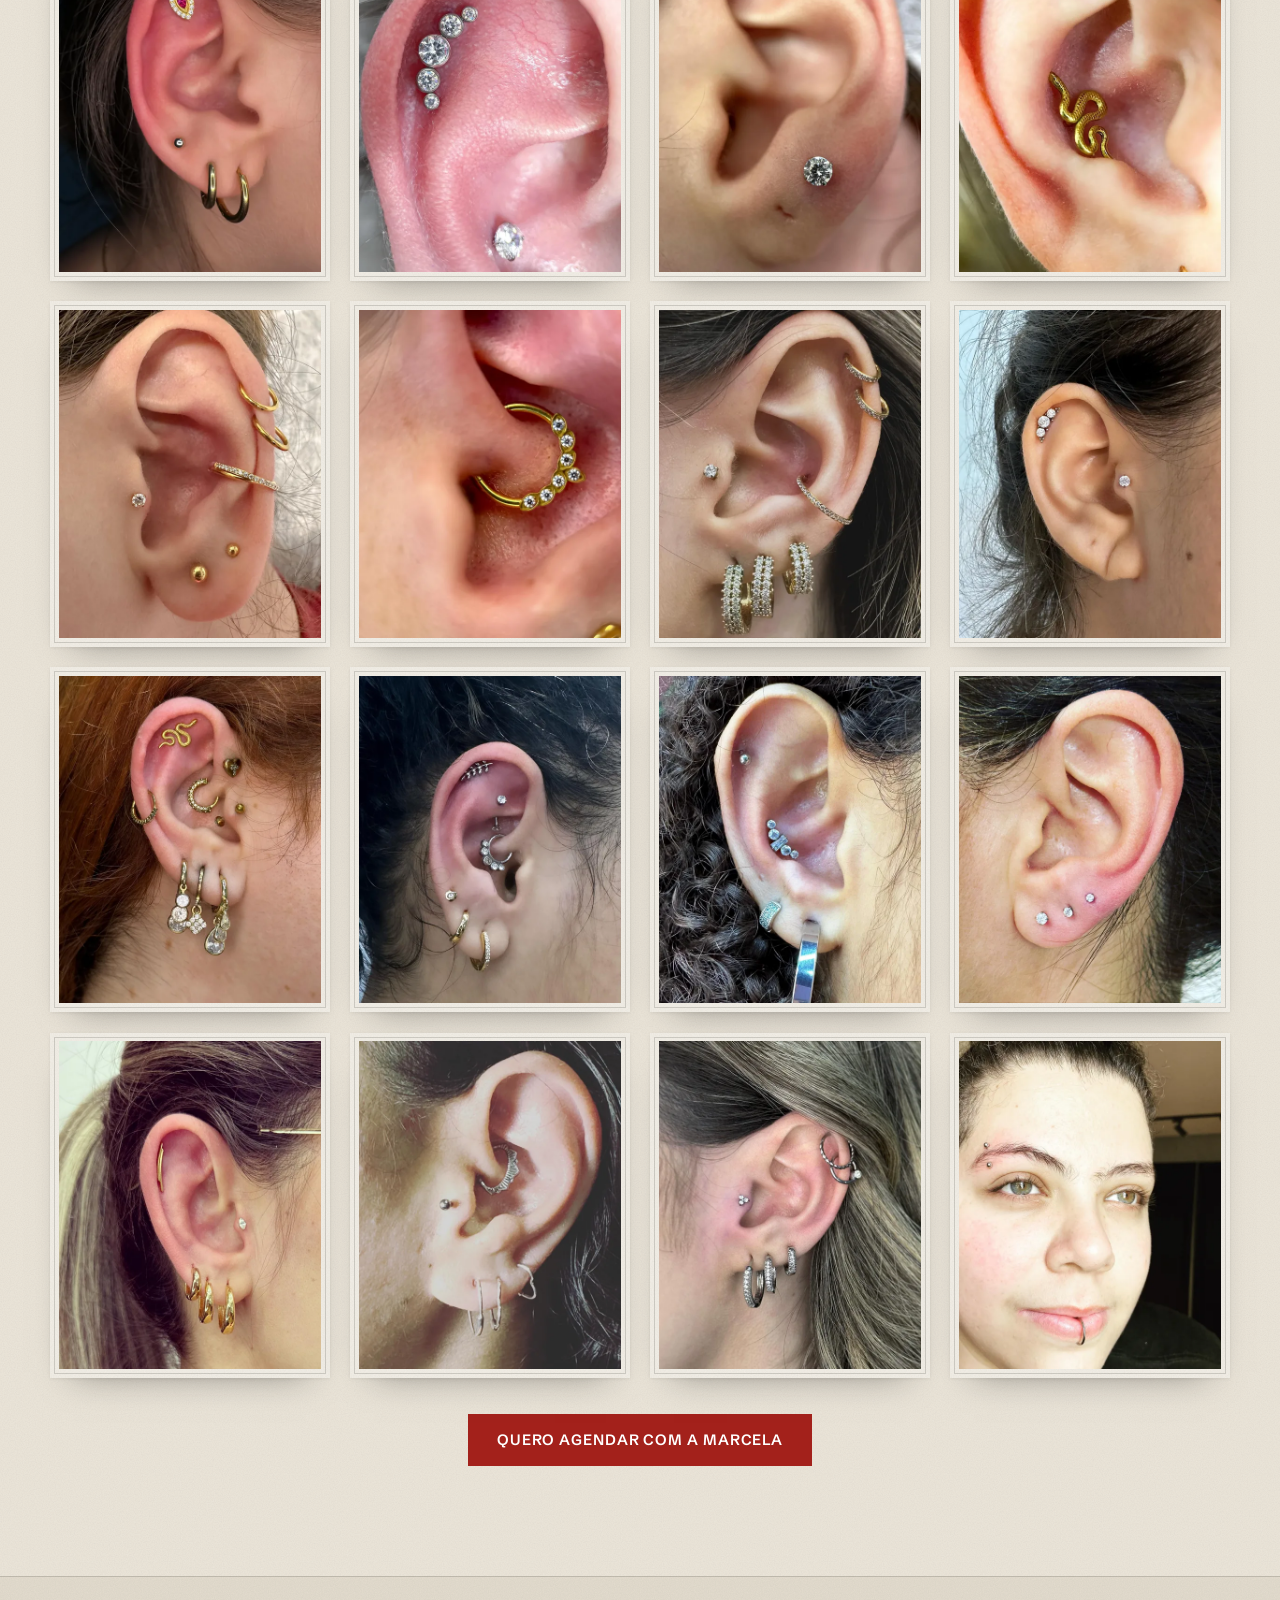
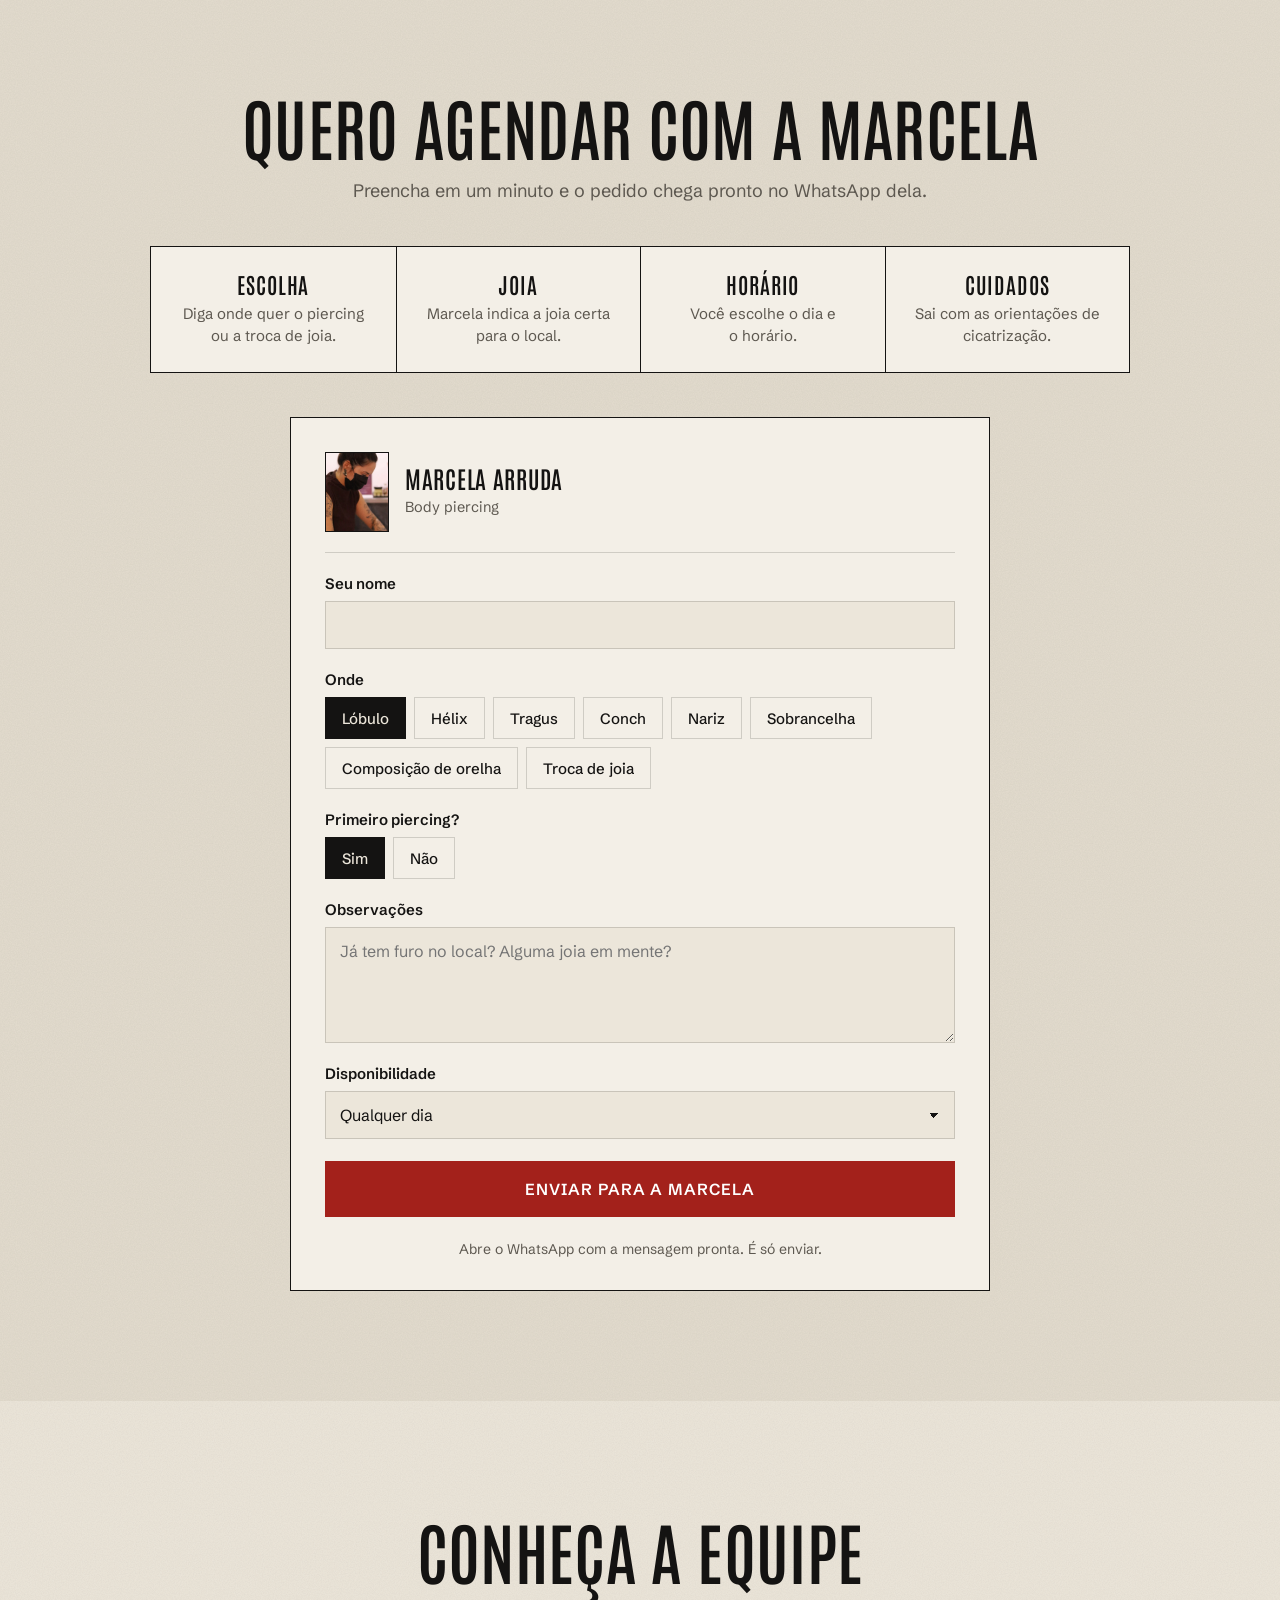
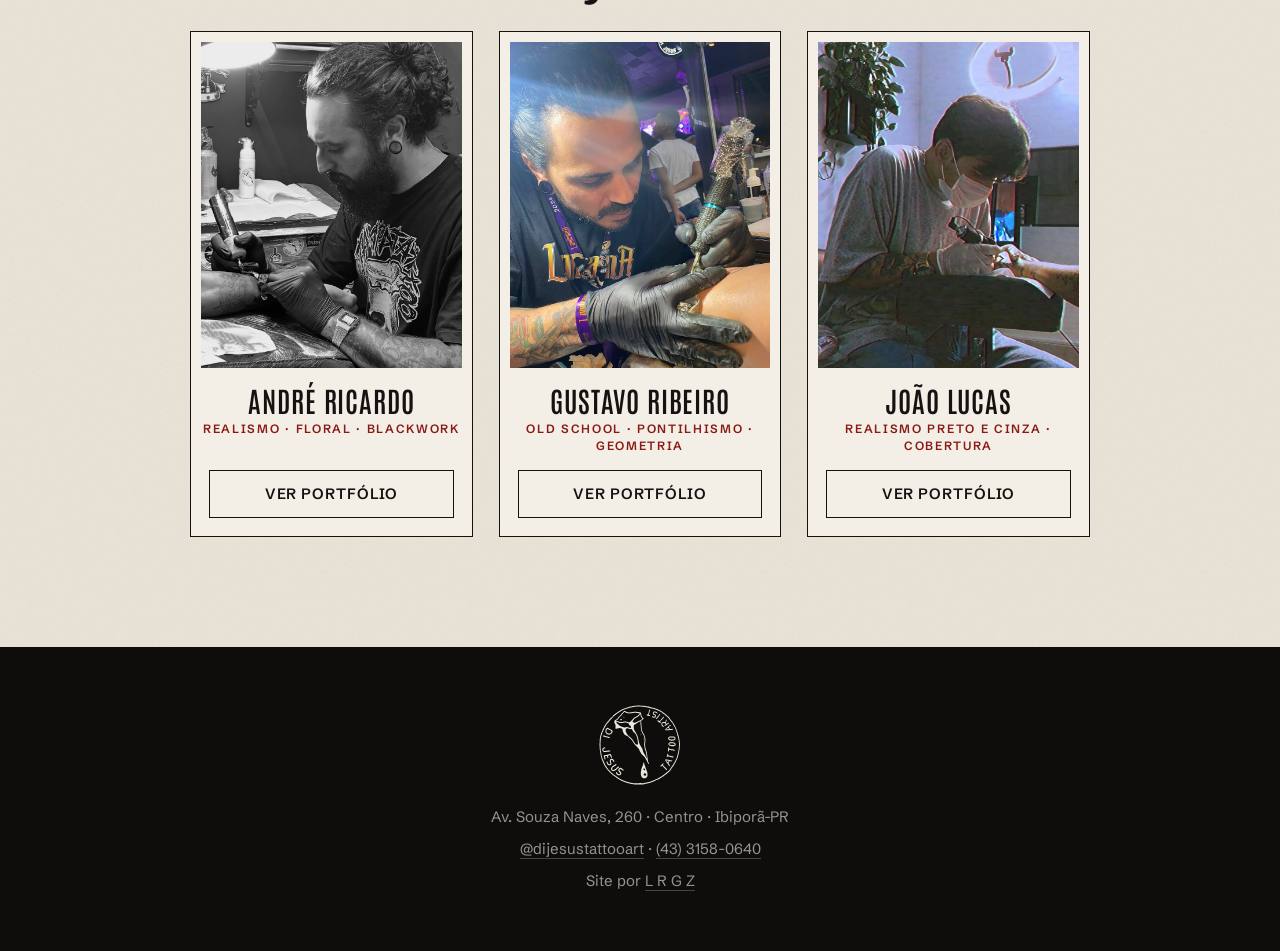
<file: marcela.html>
<!doctype html>
<html lang="pt-BR">
<head>
<meta charset="utf-8">
<meta name="viewport" content="width=device-width,initial-scale=1,viewport-fit=cover">
<title>Marcela Arruda · Piercing no Di Jesus Tattoo, Ibiporã-PR</title>
<meta name="description" content="Marcela Arruda, body piercing no Di Jesus Tattoo, Ibiporã-PR. Portfólio completo e agendamento direto pelo WhatsApp.">
<meta name="robots" content="noindex,nofollow">
<meta property="og:title" content="Marcela Arruda · Di Jesus Tattoo">
<meta property="og:description" content="Portfólio e agendamento com a Marcela.">
<meta property="og:image" content="img/p/marcela.webp">
<meta name="theme-color" content="#0e0d0c">
<link rel="icon" href="favicon.png">
<link rel="preload" href="fonts/antonio.woff2" as="font" type="font/woff2" crossorigin>
<link rel="preload" href="img/p/marcela.webp" as="image">
<link rel="stylesheet" href="css/artista.css">
</head>
<body data-a="marcela" data-n="20" data-nome="Marcela Arruda" data-num="554331580640">

<header class="topo" id="topo">
 <nav>
  <div class="lado e"><a href="index.html#equipe">A equipe</a><a href="index.html#estudio">Estúdio</a></div>
  <a class="selo" href="index.html" aria-label="Di Jesus Tattoo, início" id="selo-nav"></a>
  <div class="lado"><a href="#portfolio">Portfólio</a><a href="#agendar">Agendar</a></div>
 </nav>
 <canvas class="fumo" id="fumo" aria-hidden="true"></canvas>
 <video class="fumo fumo-v" id="fumov" muted loop playsinline autoplay preload="auto" poster="video/fumaca-m.webp" aria-hidden="true"><source src="video/fumaca-m.mp4" type="video/mp4"></video>
 <div class="wrap cab">
  <figure class="quadro"><div class="q-mold"><div class="q-pp"><div class="q-ob"><img src="img/p/marcela.webp" alt="Marcela Arruda fazendo um piercing"></div></div></div><figcaption class="placa"><b>Marcela Arruda</b><span>Di Jesus Tattoo · Ibiporã</span></figcaption></figure>
  <div class="tx">
   <p class="casa">Di Jesus Tattoo</p>
   <h1>Marcela Arruda</h1>
   <p class="ofi">Body piercing</p>
   <div class="txt"><p>A Marcela cuida dos piercings do estúdio: orelha, nariz, sobrancelha e composições completas de orelha.</p><p>Trabalha com joias de titânio e aço cirúrgico, com topos em zircônia, e acompanha a cicatrização.</p></div>
   
   <div class="factos"><div><span>Serviço</span><b>Perfuração e troca de joias</b></div><div><span>Instagram</span><b>@maarrudapiercer</b></div><div><span>Agendamento</span><b>(43) 3158-0640</b></div></div>
   <div class="bt"><a class="btn p" href="#agendar">Quero agendar com a Marcela</a><a class="btn" href="https://www.instagram.com/maarrudapiercer/" target="_blank" rel="noopener">Instagram</a></div>
  </div>
 </div>
</header>

<section id="portfolio">
 <div class="wrap">
  <h2 class="rv">Piercings da Marcela</h2>
  <p class="lead rv">Trabalhos recentes da Marcela no Di Jesus. Toque numa foto para ver grande e, se quiser um parecido, é só pedir.</p>
  <div class="grid" id="grid"></div>
  <div class="mais"><button class="btn" id="mais">Ver mais trabalhos</button><a class="btn p" href="#agendar">Quero agendar com a Marcela</a></div>
 </div>
</section>

<section id="agendar">
 <div class="wrap">
  <h2 class="rv">Quero agendar com a Marcela</h2>
  <p class="lead rv">Preencha em um minuto e o pedido chega pronto no WhatsApp dela.</p>
  <div class="passos rv"><div><b>Escolha</b><p>Diga onde quer o piercing ou a troca de joia.</p></div><div><b>Joia</b><p>Marcela indica a joia certa para o local.</p></div><div><b>Horário</b><p>Você escolhe o dia e o horário.</p></div><div><b>Cuidados</b><p>Sai com as orientações de cicatrização.</p></div></div>
  <form class="form rv" id="form" data-msg="quero agendar um piercing" novalidate>
   <div class="quem"><img src="img/p/marcela.webp" alt=""><div><b>Marcela Arruda</b><span>Body piercing</span></div></div>
   <label class="campo"><span>Seu nome</span><input name="nome" autocomplete="given-name" required></label>
   <fieldset class="campo" data-rot="Onde"><legend>Onde</legend><div class="chips"><label><input type="radio" name="c0" value="Lóbulo" checked><span>Lóbulo</span></label><label><input type="radio" name="c0" value="Hélix"><span>Hélix</span></label><label><input type="radio" name="c0" value="Tragus"><span>Tragus</span></label><label><input type="radio" name="c0" value="Conch"><span>Conch</span></label><label><input type="radio" name="c0" value="Nariz"><span>Nariz</span></label><label><input type="radio" name="c0" value="Sobrancelha"><span>Sobrancelha</span></label><label><input type="radio" name="c0" value="Composição de orelha"><span>Composição de orelha</span></label><label><input type="radio" name="c0" value="Troca de joia"><span>Troca de joia</span></label></div></fieldset>
   <fieldset class="campo" data-rot="Primeiro piercing"><legend>Primeiro piercing?</legend><div class="chips"><label><input type="radio" name="c1" value="Sim" checked><span>Sim</span></label><label><input type="radio" name="c1" value="Não"><span>Não</span></label></div></fieldset>
   <label class="campo"><span>Observações</span><textarea name="ideia" id="ideia" rows="4" placeholder="Já tem furo no local? Alguma joia em mente?"></textarea></label>
   <label class="campo" data-rot="Disponibilidade"><span>Disponibilidade</span><select><option>Qualquer dia</option><option>Dias de semana</option><option>Sábado</option></select></label>
   <p class="erro" id="erro" hidden>Escreva seu nome para continuar.</p>
   <button class="btn p" type="submit">Enviar para a Marcela</button>
   <small>Abre o WhatsApp com a mensagem pronta. É só enviar.</small>
  </form>
 </div>
</section>

<section id="outros">
 <div class="wrap">
  <h2 class="rv">Conheça a equipe</h2>
  <div class="time">
   <article class="art rv">
    <a class="ft" href="andre.html" tabindex="-1" aria-hidden="true"><img src="img/p/andre.webp" alt="André Ricardo tatuando no Di Jesus" draggable="false"></a>
    <h3>André Ricardo</h3><p class="ofi">Realismo · floral · blackwork</p>
    <a class="btn" href="andre.html" aria-label="Ver portfólio de André Ricardo">Ver portfólio</a>
   </article>
   <article class="art rv">
    <a class="ft" href="gustavo.html" tabindex="-1" aria-hidden="true"><img src="img/p/gustavo.webp" alt="Gustavo Ribeiro tatuando na Londrama Tattoo" draggable="false"></a>
    <h3>Gustavo Ribeiro</h3><p class="ofi">Old school · pontilhismo · geometria</p>
    <a class="btn" href="gustavo.html" aria-label="Ver portfólio de Gustavo Ribeiro">Ver portfólio</a>
   </article>
   <article class="art rv">
    <a class="ft" href="joao.html" tabindex="-1" aria-hidden="true"><img src="img/p/joao.webp" alt="João Lucas tatuando no Di Jesus" draggable="false"></a>
    <h3>João Lucas</h3><p class="ofi">Realismo preto e cinza · cobertura</p>
    <a class="btn" href="joao.html" aria-label="Ver portfólio de João Lucas">Ver portfólio</a>
   </article>
  </div>
 </div>
</section>

<footer>
 <a class="selo" href="index.html" aria-label="Voltar ao início" id="selo-ft" style="border:0"></a>
 <p>Av. Souza Naves, 260 · Centro · Ibiporã-PR</p>
 <p><a href="https://www.instagram.com/dijesustattooart/" target="_blank" rel="noopener">@dijesustattooart</a> · <a href="https://wa.me/554331580640" target="_blank" rel="noopener">(43) 3158-0640</a></p>
 <p>Site por <a href="https://lrgz.com.br">L R G Z</a></p>
</footer>

<div class="lb" id="lb" hidden><button class="x" aria-label="Fechar">×</button><button class="pv" aria-label="Anterior">‹</button><img id="lbi" alt=""><button class="nx" aria-label="Próxima">›</button></div>

<script src="js/fumaca.js"></script>
<script src="js/artista.js"></script>
</body>
</html>
</file>
<file: css/artista.css>
/* Página de cada artista: portfólio inteiro + agendamento próprio */
@font-face{font-family:Antonio;src:url(../fonts/antonio.woff2) format('woff2');font-weight:100 700;font-display:swap}
@font-face{font-family:Schibsted;src:url(../fonts/schibsted-grotesk-normal-400_700-latin.woff2) format('woff2');font-weight:400 700;font-display:swap;unicode-range:U+0000-00FF,U+0131,U+0152-0153,U+02BB-02BC,U+02C6,U+02DA,U+02DC,U+2000-206F,U+2074,U+20AC,U+2122,U+2191,U+2193,U+2212,U+2215,U+FEFF,U+FFFD}
@font-face{font-family:Schibsted;src:url(../fonts/schibsted-grotesk-normal-400_700-latin-ext.woff2) format('woff2');font-weight:400 700;font-display:swap;unicode-range:U+0100-02AF,U+0304,U+0308,U+0329,U+1E00-1E9F,U+1EF2-1EFF,U+2020,U+20A0-20AB,U+20AD-20C0,U+2113,U+2C60-2C7F,U+A720-A7FF}
:root{
 --bg:#ECE6DA;--bg2:#E3DCCE;--pl:#F3EFE7;--ink:#141312;--carv:#0e0d0c;--mute:#5d5850;--line:rgba(20,19,18,.16);
 --rd:#A3211B;--rd2:#8A1A15;--ez:cubic-bezier(.16,.84,.32,1);
 --grao:url("data:image/svg+xml,%3Csvg xmlns='http://www.w3.org/2000/svg' width='220' height='220'%3E%3Cfilter id='n'%3E%3CfeTurbulence type='fractalNoise' baseFrequency='.85' numOctaves='3' stitchTiles='stitch'/%3E%3CfeColorMatrix values='0 0 0 0 .1 0 0 0 0 .09 0 0 0 0 .08 0 0 0 .07 0'/%3E%3C/filter%3E%3Crect width='100%25' height='100%25' filter='url(%23n)'/%3E%3C/svg%3E");
}
*{box-sizing:border-box;margin:0;padding:0}
[hidden]{display:none!important}
html{scroll-behavior:smooth;-webkit-text-size-adjust:100%}
body{background:var(--bg) var(--grao);color:var(--ink);font:400 17px/1.6 Schibsted,system-ui,sans-serif;overflow-x:hidden}
img{display:block;max-width:100%}
a{color:inherit}
h1,h2,h3{font-family:Antonio,sans-serif;font-weight:600;line-height:1.12;letter-spacing:.005em;text-wrap:balance}
h2{font-size:clamp(40px,5.4vw,68px);text-align:center;text-transform:uppercase}
p{text-wrap:pretty}
.wrap{width:min(1180px,100% - 40px);margin:0 auto;position:relative;z-index:1}
.lead{max-width:620px;margin:14px auto 0;text-align:center;color:var(--mute);font-size:18px;text-wrap:balance}
.btn{display:inline-flex;align-items:center;justify-content:center;height:52px;padding:0 28px;border:1px solid var(--ink);background:transparent;color:var(--ink);font:600 15px/1 Schibsted,sans-serif;letter-spacing:.06em;text-transform:uppercase;text-decoration:none;cursor:pointer;white-space:nowrap;transition:background .3s var(--ez),color .3s var(--ez),border-color .3s var(--ez),transform .3s var(--ez)}
.btn:hover{background:var(--ink);color:var(--bg)}
.btn:active{transform:translateY(1px) scale(.99)}
.btn.p{background:var(--rd);border-color:var(--rd);color:#fff}
.btn.p:hover{background:var(--ink);border-color:var(--ink)}
section{position:relative;overflow:hidden;padding:110px 0}
.rv{opacity:0;transform:translateY(16px);transition:opacity .7s var(--ez),transform .7s var(--ez)}
.rv.in{opacity:1;transform:none}

/* NAV */
nav{position:absolute;top:0;left:0;right:0;z-index:6;height:84px;display:grid;grid-template-columns:1fr auto 1fr;align-items:center;gap:34px;padding:0 max(20px,calc((100% - 1240px)/2));color:var(--bg)}
nav .lado{display:flex;gap:30px;align-items:center}
nav .lado.e{justify-content:flex-end}
nav .lado a{font:600 14px/1 Schibsted,sans-serif;letter-spacing:.1em;text-transform:uppercase;text-decoration:none;position:relative}
nav .lado a::after{content:"";position:absolute;left:0;right:0;bottom:-7px;height:1px;background:var(--rd);transform:scaleX(0);transition:transform .3s var(--ez)}
nav .lado a:hover::after{transform:none}
.selo{display:block;width:58px;height:58px;color:var(--bg);transition:transform .4s var(--ez)}
.selo:hover{transform:rotate(-8deg)}
.selo svg{width:100%;height:100%;display:block}

/* TOPO: o artista no quadro de laca do estúdio, sobre a fumaça */
.topo{position:relative;padding:150px 0 110px;overflow:hidden;isolation:isolate;background:var(--carv);color:var(--bg)}
.fumo{position:absolute;inset:0;width:100%;height:100%;z-index:-2;display:block;object-fit:cover;max-width:none}
.fumo-v{display:none}
.topo::after{content:"";position:absolute;inset:0;z-index:-1;background:linear-gradient(90deg,rgba(14,13,12,.2),rgba(14,13,12,.55));pointer-events:none}
.cab{display:grid;grid-template-columns:minmax(0,420px) minmax(0,560px);gap:clamp(48px,6vw,90px);justify-content:center;align-items:center}
.quadro{position:relative;margin:0 0 54px;aspect-ratio:4/5.15;animation:pousa 1.1s cubic-bezier(.2,.9,.25,1) both}
@keyframes pousa{from{opacity:0;transform:translateY(-4%) rotate(2deg) scale(1.06)}}
.q-mold{position:absolute;inset:0;padding:6%;background:linear-gradient(135deg,#4a0b08 0%,#9c231b 20%,#3d0906 42%,#8a1c15 64%,#2c0604 84%,#7d1812 100%);box-shadow:inset 0 0 0 1px #d06a5c,inset 0 0 0 5px #320605,inset 0 0 0 6px #b8925a,inset 0 0 0 9px #2a0504,0 2px 3px rgba(0,0,0,.6),0 40px 80px -14px rgba(0,0,0,.9),0 0 90px rgba(163,33,27,.2)}
.q-pp{position:relative;height:100%;padding:8%;background:#ECE6DA;box-shadow:inset 0 0 0 1px rgba(0,0,0,.25),inset 2px 2px 4px rgba(0,0,0,.25)}
.q-ob{position:relative;height:100%;overflow:hidden;background:#0c0b0a;box-shadow:0 0 0 1px #c9bfae,0 0 0 3px #f6f1e7,inset 0 0 0 1px rgba(0,0,0,.4)}
.q-ob img{position:absolute;inset:0;width:100%;height:100%;object-fit:cover;max-width:none}
.q-ob::after{content:"";position:absolute;inset:0;pointer-events:none;background:linear-gradient(118deg,rgba(255,255,255,.1) 0,rgba(255,255,255,0) 32%,rgba(255,255,255,0) 64%,rgba(255,255,255,.05) 100%),radial-gradient(transparent 60%,rgba(0,0,0,.3))}
.placa{position:absolute;left:50%;top:calc(100% + 16px);translate:-50% 0;min-width:66%;padding:9px 18px 8px;text-align:center;background:linear-gradient(135deg,#efe7d6,#d9cdb5 45%,#efe6d3 70%,#cdbfa4);color:#1a0d0b;box-shadow:inset 0 0 0 1px rgba(255,255,255,.6),inset 0 0 0 3px #b8925a,inset 0 0 0 4px rgba(255,255,255,.35),0 8px 18px rgba(0,0,0,.55);white-space:nowrap}
.placa b{display:block;font:600 17px/1.15 Antonio,sans-serif;letter-spacing:.06em;text-transform:uppercase}
.placa span{display:block;font:600 10.5px/1.3 Schibsted,sans-serif;letter-spacing:.14em;text-transform:uppercase;color:var(--rd2)}
.cab .tx{animation:sobe 1s .3s var(--ez) both}
@keyframes sobe{from{opacity:0;transform:translateY(14px)}}
.cab .casa{font:600 12px/1 Schibsted,sans-serif;letter-spacing:.2em;text-transform:uppercase;color:rgba(236,230,218,.6)}
.cab h1{font-size:clamp(58px,6.6vw,104px);line-height:.95;text-transform:uppercase;letter-spacing:.03em;margin-top:14px}
.cab .ofi{font:600 13px/1.3 Schibsted,sans-serif;letter-spacing:.16em;text-transform:uppercase;color:#E0594F;margin:14px 0 22px}
.cab .txt p{color:rgba(236,230,218,.8)}
.cab .txt p+p{margin-top:14px}
.premio{display:flex;gap:14px;align-items:center;margin-top:22px;padding:12px 16px;border:1px solid var(--rd);background:rgba(163,33,27,.14);font-size:15.5px;line-height:1.4}
.premio b{font:600 26px/1 Antonio,sans-serif;color:#E0594F;white-space:nowrap}
.factos{margin-top:22px;border-top:1px solid rgba(236,230,218,.18)}
.factos div{display:flex;justify-content:space-between;gap:16px;padding:11px 0;border-bottom:1px solid rgba(236,230,218,.18);font-size:15.5px}
.factos span{color:rgba(236,230,218,.55)}
.factos b{font-weight:600;text-align:right}
.cab .bt{display:flex;gap:10px;margin-top:28px}
.cab .bt .btn{flex:1}
.cab .bt .btn.p:hover{background:var(--bg);border-color:var(--bg);color:var(--ink)}
.cab .bt .btn:not(.p){flex:0 0 auto;border-color:rgba(236,230,218,.55);color:var(--bg)}
.cab .bt .btn:not(.p):hover{background:var(--bg);color:var(--ink)}

/* PORTFÓLIO */
.grid{display:grid;grid-template-columns:repeat(4,1fr);gap:clamp(14px,1.6vw,22px);margin-top:44px}
.grid a{position:relative;display:block;padding:clamp(6px,.7vw,10px);background:var(--pl) var(--grao);box-shadow:0 18px 34px -24px rgba(20,19,18,.5),0 1px 4px rgba(20,19,18,.08);transition:transform .4s var(--ez),box-shadow .4s var(--ez)}
.grid a::after{content:"";position:absolute;inset:4px;border:1px solid rgba(20,19,18,.16);pointer-events:none}
.grid a span{display:block;aspect-ratio:4/5;overflow:hidden;background:var(--bg2)}
.grid img{display:block;width:100%;height:100%;object-fit:cover;-webkit-user-drag:none;transition:transform .6s var(--ez)}
.grid a:hover{transform:translateY(-3px);box-shadow:0 26px 44px -24px rgba(20,19,18,.6),0 2px 6px rgba(20,19,18,.1)}
.grid a:hover img{transform:scale(1.03)}
.mais{display:flex;gap:10px;justify-content:center;margin-top:36px}
.mais .btn{min-width:240px}

/* AGENDAR */
#agendar{background:var(--bg2) var(--grao);border-top:1px solid var(--line)}
.passos{display:grid;grid-template-columns:repeat(4,1fr);border:1px solid var(--ink);background:var(--pl);max-width:980px;margin:40px auto 0}
.passos>div{padding:24px 22px;text-align:center}
.passos>div+div{border-left:1px solid var(--ink)}
.passos b{display:block;font:600 22px/1.2 Antonio,sans-serif;letter-spacing:.04em;text-transform:uppercase;margin-bottom:6px}
.passos p{font-size:15px;color:var(--mute);line-height:1.5}
.form{max-width:700px;margin:44px auto 0;background:var(--pl);border:1px solid var(--ink);padding:34px 34px 30px;display:flex;flex-direction:column;gap:22px}
.form .quem{display:flex;gap:16px;align-items:center;padding-bottom:20px;border-bottom:1px solid var(--line)}
.form .quem img{width:64px;height:80px;object-fit:cover;border:1px solid var(--ink)}
.form .quem b{display:block;font:600 24px/1.1 Antonio,sans-serif;text-transform:uppercase;letter-spacing:.03em}
.form .quem span{font-size:14.5px;color:var(--mute)}
.campo{display:flex;flex-direction:column;gap:8px;border:0;min-width:0}
.campo>span,.campo legend{font:600 15px/1.2 Schibsted,sans-serif;padding:0}
.campo legend{margin-bottom:8px}
input,select,textarea{font:400 16px/1.4 Schibsted,sans-serif;color:var(--ink);background:var(--bg);border:1px solid var(--line);border-radius:0;padding:12px 14px;width:100%;transition:border-color .3s var(--ez),background .3s var(--ez);-webkit-appearance:none;appearance:none}
select{background-image:linear-gradient(45deg,transparent 50%,var(--ink) 50%),linear-gradient(135deg,var(--ink) 50%,transparent 50%);background-position:calc(100% - 20px) 52%,calc(100% - 15px) 52%;background-size:5px 5px;background-repeat:no-repeat;padding-right:40px}
input:focus,select:focus,textarea:focus{outline:0;border-color:var(--ink);background:#fff}
textarea{resize:vertical;min-height:110px}
.chips{display:flex;flex-wrap:wrap;gap:8px}
.chips label{position:relative;cursor:pointer}
.chips input{position:absolute;opacity:0;width:1px;height:1px}
.chips span{display:inline-flex;align-items:center;height:42px;padding:0 16px;border:1px solid var(--line);font:500 15px/1 Schibsted,sans-serif;transition:background .3s var(--ez),color .3s var(--ez),border-color .3s var(--ez)}
.chips label:hover span{border-color:var(--ink)}
.chips input:checked+span{background:var(--ink);color:var(--bg);border-color:var(--ink)}
.chips input:focus-visible+span{outline:2px solid var(--rd);outline-offset:2px}
.duas{display:grid;grid-template-columns:1fr 1fr;gap:16px}
.erro{color:var(--rd);font-size:15px;margin-top:-8px}
.form .btn{width:100%;height:56px;font-size:16px}
.form small{color:var(--mute);font-size:14px;text-align:center;line-height:1.45}

/* OUTROS ARTISTAS */
.time{display:grid;grid-template-columns:repeat(3,1fr);gap:clamp(16px,2vw,28px);max-width:900px;margin:44px auto 0}
.art{display:flex;flex-direction:column;background:var(--pl);border:1px solid var(--ink);padding:10px 10px 18px;text-align:center}
.art .ft{display:block;overflow:hidden;background:var(--bg2)}
.art .ft img{width:100%;aspect-ratio:4/5;object-fit:cover;-webkit-user-drag:none;transition:transform .6s var(--ez)}
.art:hover .ft img{transform:scale(1.03)}
.art h3{font-size:clamp(24px,2.2vw,30px);text-transform:uppercase;letter-spacing:.03em;margin-top:16px}
.art .ofi{font:600 12px/1.35 Schibsted,sans-serif;letter-spacing:.14em;text-transform:uppercase;color:var(--rd2);margin-top:6px;flex:1}
.art .btn{margin:16px 8px 0;height:48px;padding:0 14px}

footer{background:var(--carv);color:rgba(236,230,218,.62);padding:56px 20px 58px;text-align:center;display:flex;flex-direction:column;gap:8px;align-items:center;font-size:15px}
footer .selo{width:84px;height:84px;margin-bottom:10px}
footer a{text-decoration:none;border-bottom:1px solid rgba(236,230,218,.25);transition:border-color .3s var(--ez),color .3s var(--ez)}
footer a:hover{border-color:var(--bg);color:var(--bg)}

/* LIGHTBOX */
.lb{position:fixed;inset:0;z-index:50;background:rgba(14,13,12,.95);display:flex;align-items:center;justify-content:center;flex-direction:column;gap:18px;padding:20px}
.lb img{max-width:min(92vw,900px);max-height:calc(100svh - 140px);object-fit:contain;-webkit-user-drag:none}
.lb>button:not(.btn){position:absolute;background:none;border:0;color:#F3EFE7;font:300 44px/1 Antonio,sans-serif;cursor:pointer;width:60px;height:60px;transition:opacity .3s var(--ez)}
.lb>button:not(.btn):hover{opacity:.6}
.lb .x{top:10px;right:10px}.lb .pv{left:10px;top:50%;margin-top:-30px}.lb .nx{right:10px;top:50%;margin-top:-30px}
.lb .quero{border-color:#F3EFE7;color:#F3EFE7}
.lb .quero:hover{background:#F3EFE7;color:var(--ink)}

@media (max-width:1024px){
 .grid{grid-template-columns:repeat(3,1fr)}
 .passos{grid-template-columns:1fr 1fr}
 .passos>div+div{border-left:0}
 .passos>div:nth-child(even){border-left:1px solid var(--ink)}
 .passos>div:nth-child(n+3){border-top:1px solid var(--ink)}
}
@media (max-width:820px){
 body{font-size:16px}
 section{padding:80px 0}
 nav{grid-template-columns:1fr auto 1fr;height:78px;gap:12px}
 nav .lado{gap:0}
 nav .lado a{font-size:12px;letter-spacing:.08em}
 nav .lado.e a+a,nav .lado:not(.e) a:first-child{display:none}
 .selo{width:50px;height:50px}
 .topo{padding:110px 0 72px}
 .cab{grid-template-columns:1fr;gap:20px;justify-items:center;text-align:center}
 .quadro{width:min(74vw,360px)}
 .cab .tx{max-width:520px}
 .cab h1{font-size:clamp(50px,15vw,80px)}
 .premio{text-align:left}
 .factos{text-align:left}
 .cab .bt{flex-direction:column}
 .cab .bt .btn{width:100%}
 .grid{grid-template-columns:1fr 1fr;gap:12px;margin-top:32px}
 .grid a{padding:5px}.grid a::after{inset:2px}
 .mais .btn{min-width:0;width:100%;max-width:440px}
 .passos>div{padding:20px 14px}
 .passos p{font-size:14px}
 .passos b{font-size:19px}
 .form{padding:24px 18px}
 .duas{grid-template-columns:1fr}
 .time{grid-template-columns:1fr;max-width:480px;gap:12px;margin-top:32px}
 .art{display:grid;grid-template-columns:96px 1fr;grid-template-rows:auto auto 1fr;column-gap:16px;padding:8px;text-align:left;align-items:start}
 .art .ft{grid-row:1/4}
 .art h3{margin-top:4px;font-size:22px}
 .art .ofi{font-size:10.5px;letter-spacing:.1em;margin-top:4px}
 .art .btn{margin:10px 0 0;height:42px;font-size:13px;align-self:end}
}
@media (max-width:380px){
 .chips span{padding:0 12px;font-size:14px}
 .placa b{font-size:15px}
}
@media (prefers-reduced-motion:reduce){*{transition:none!important;animation:none!important}.rv{opacity:1;transform:none}}
</file>
